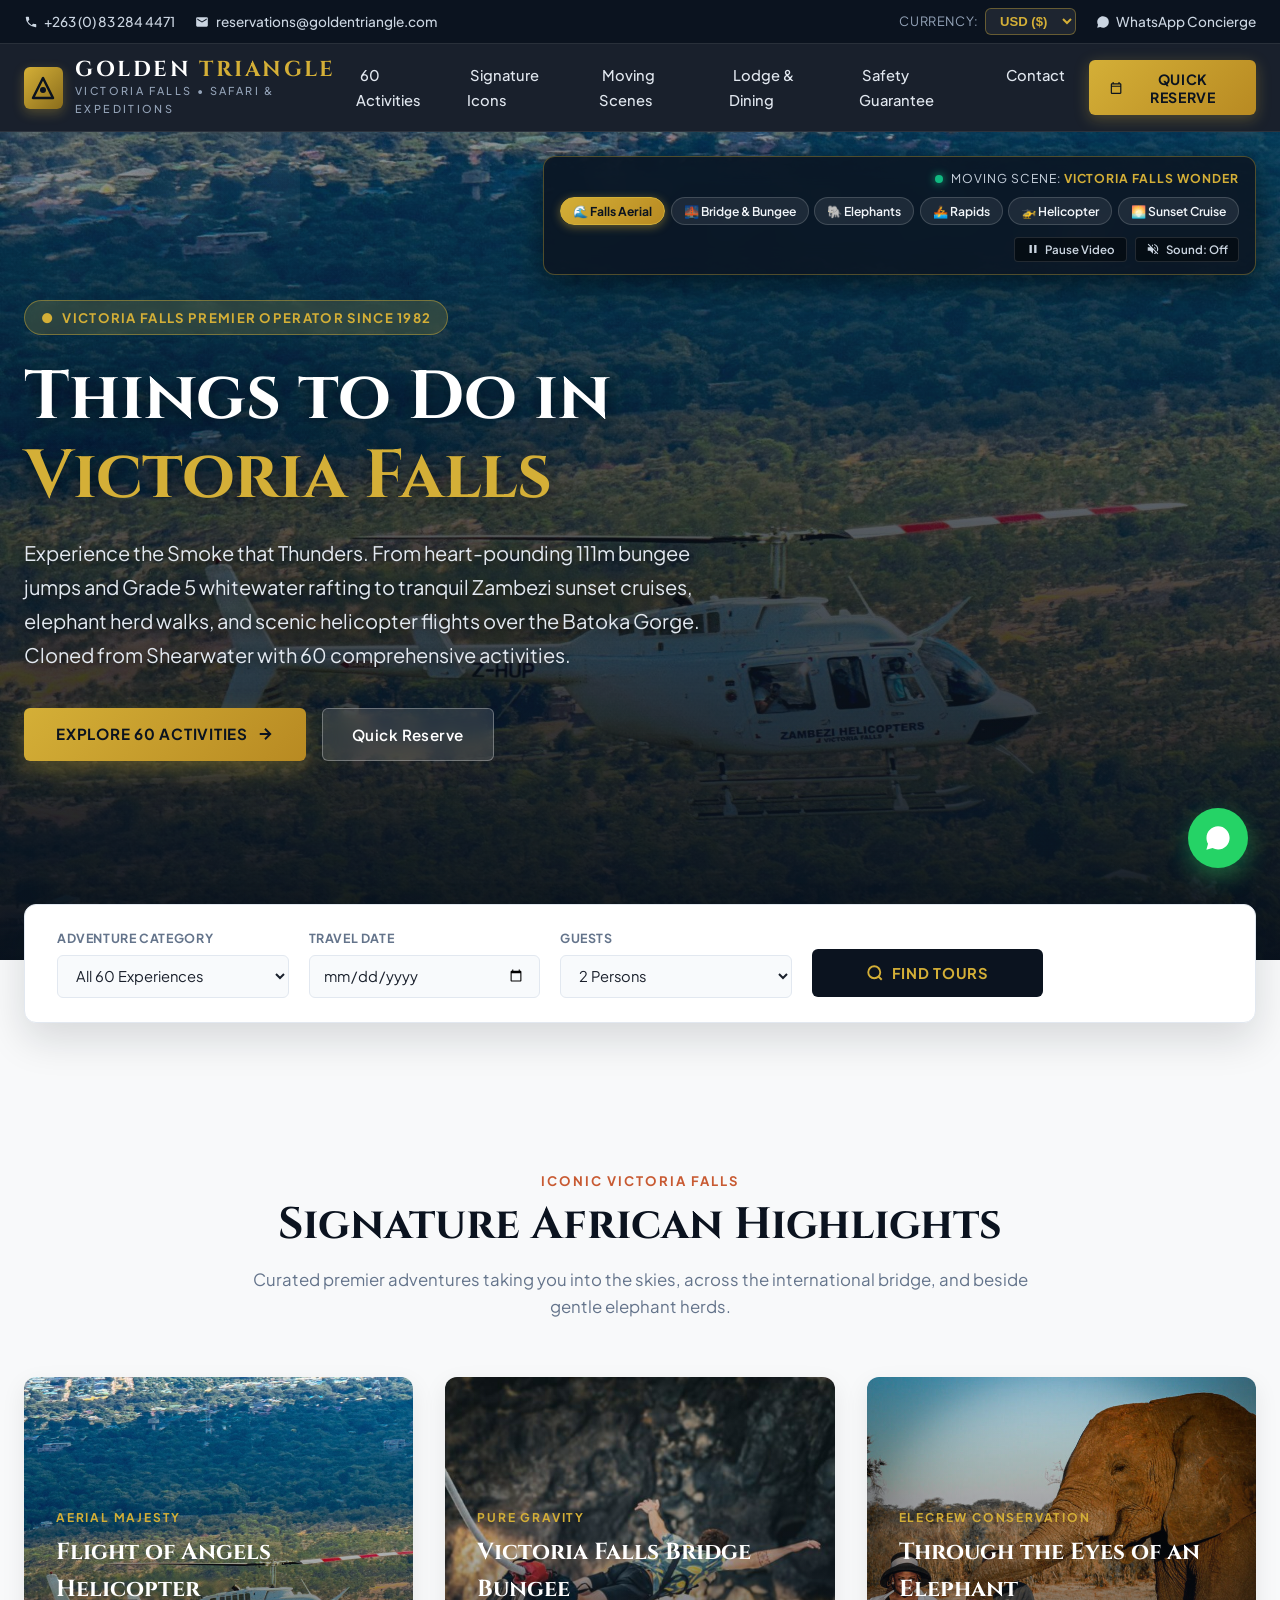
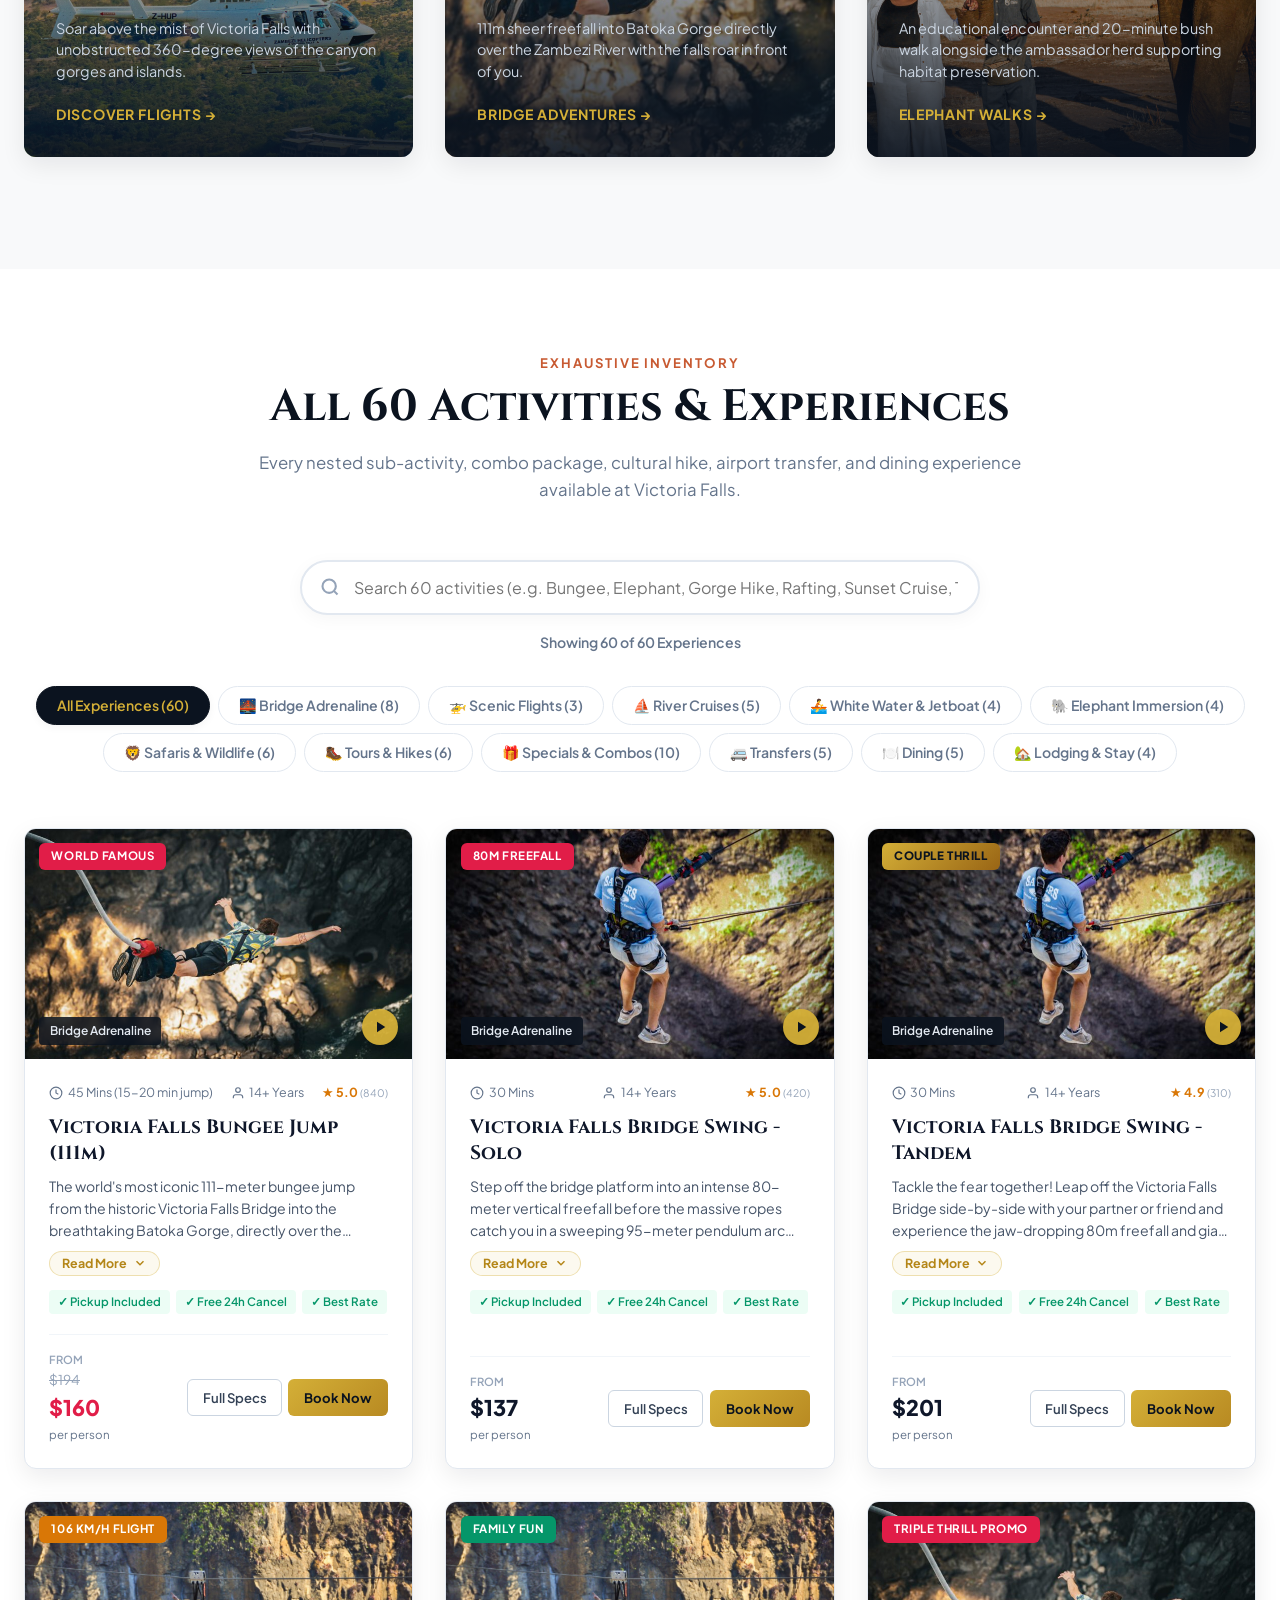
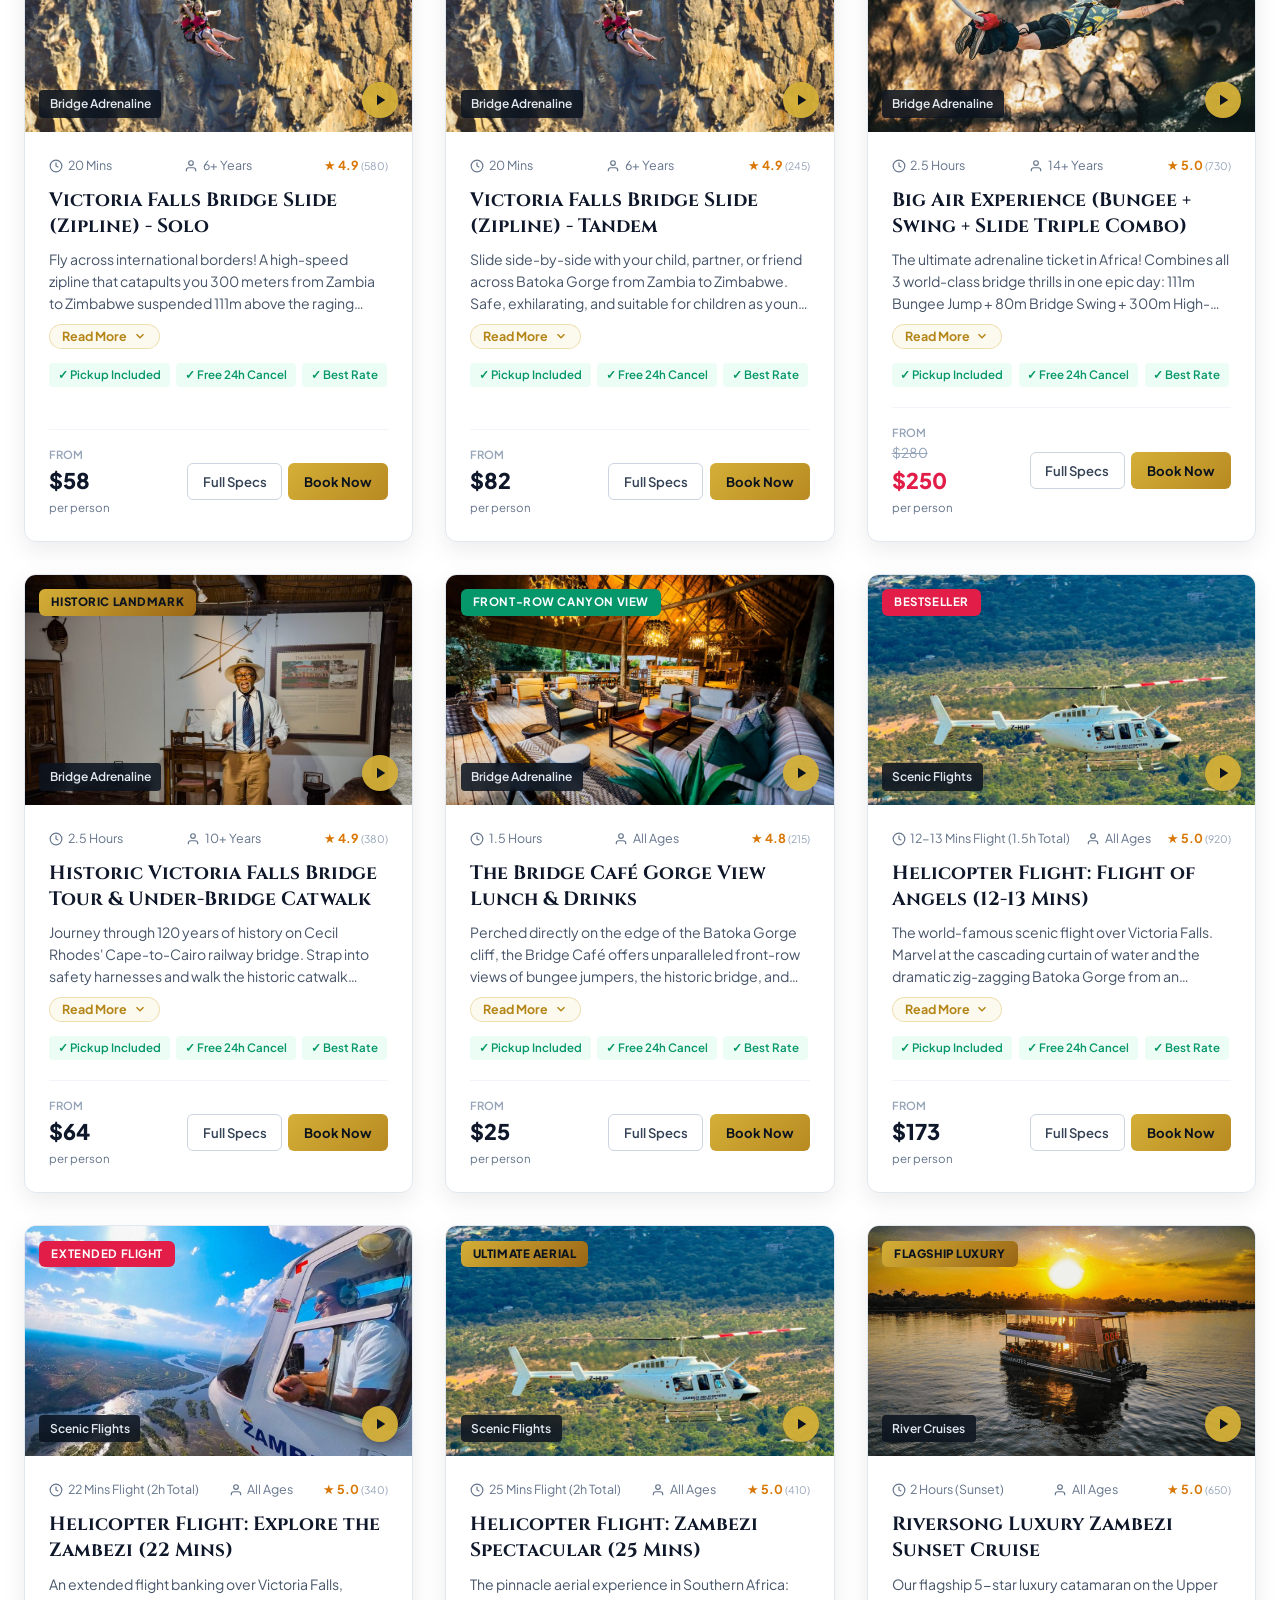
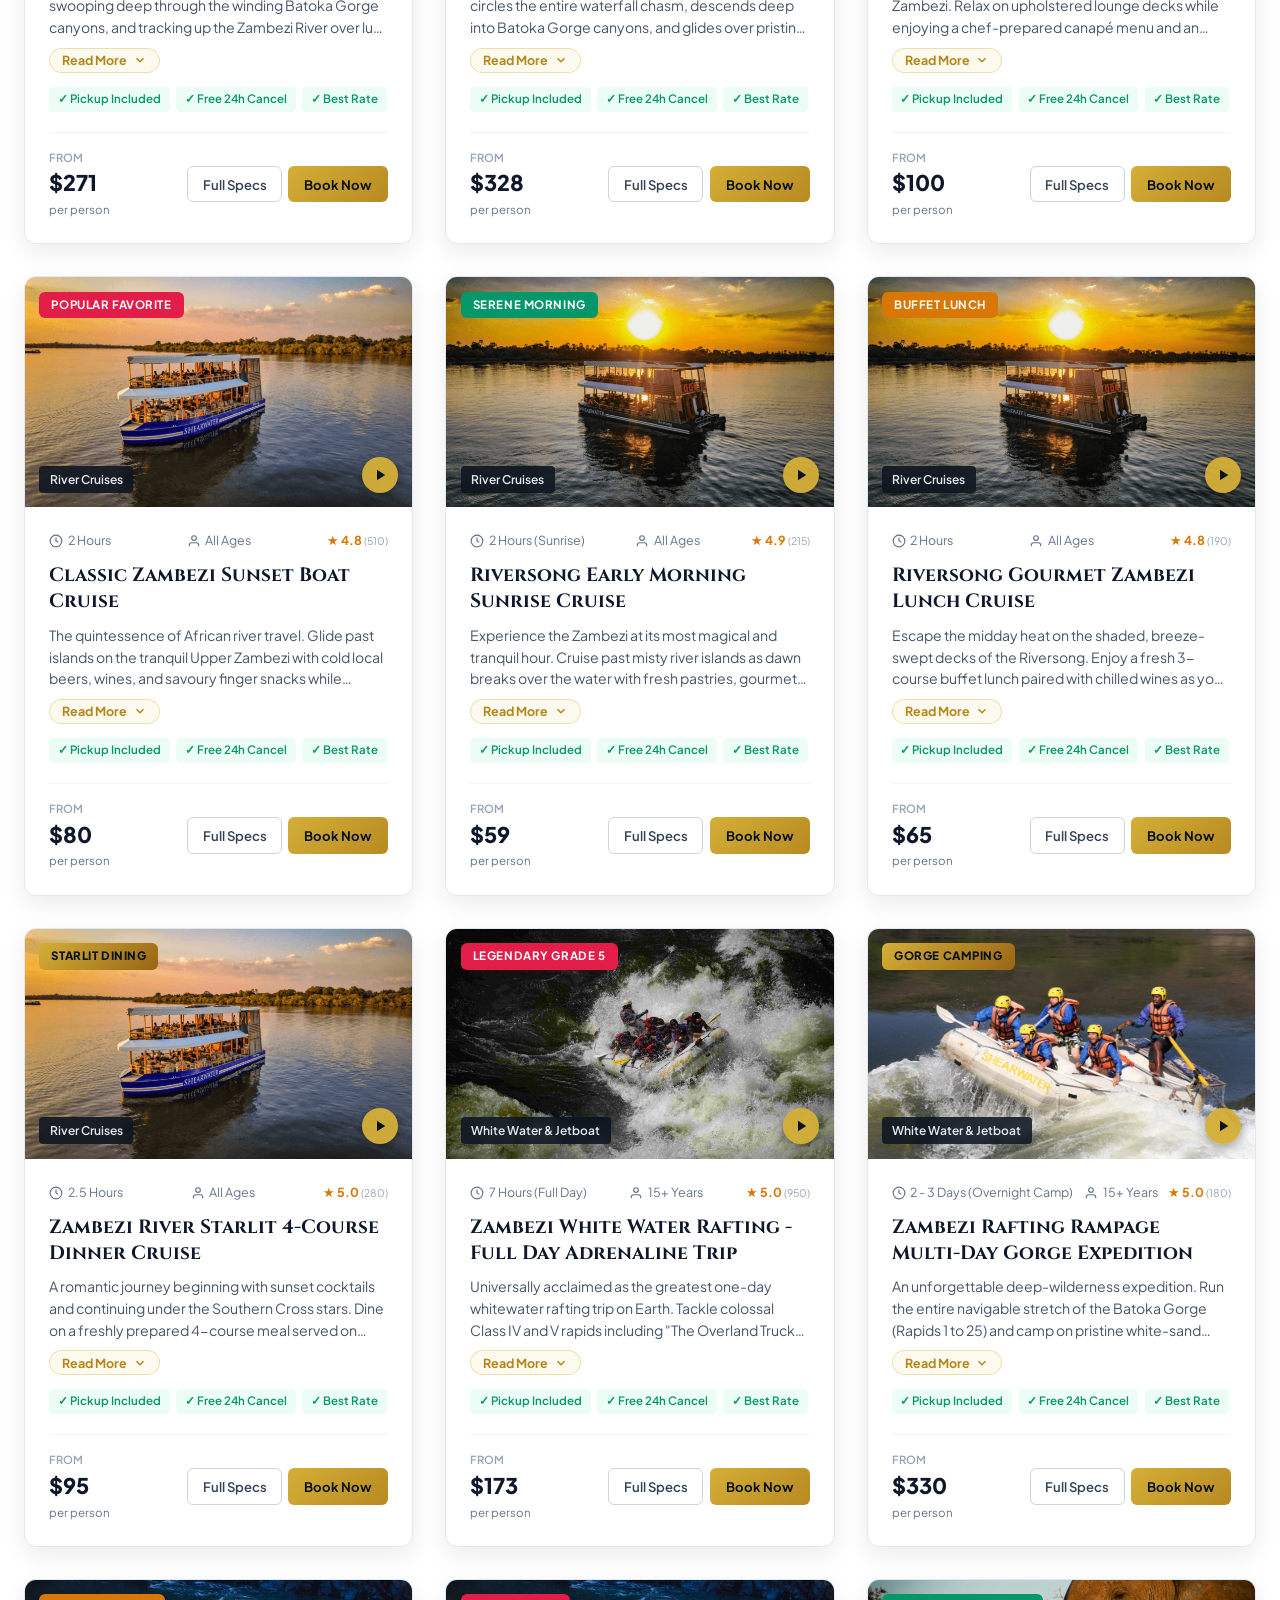
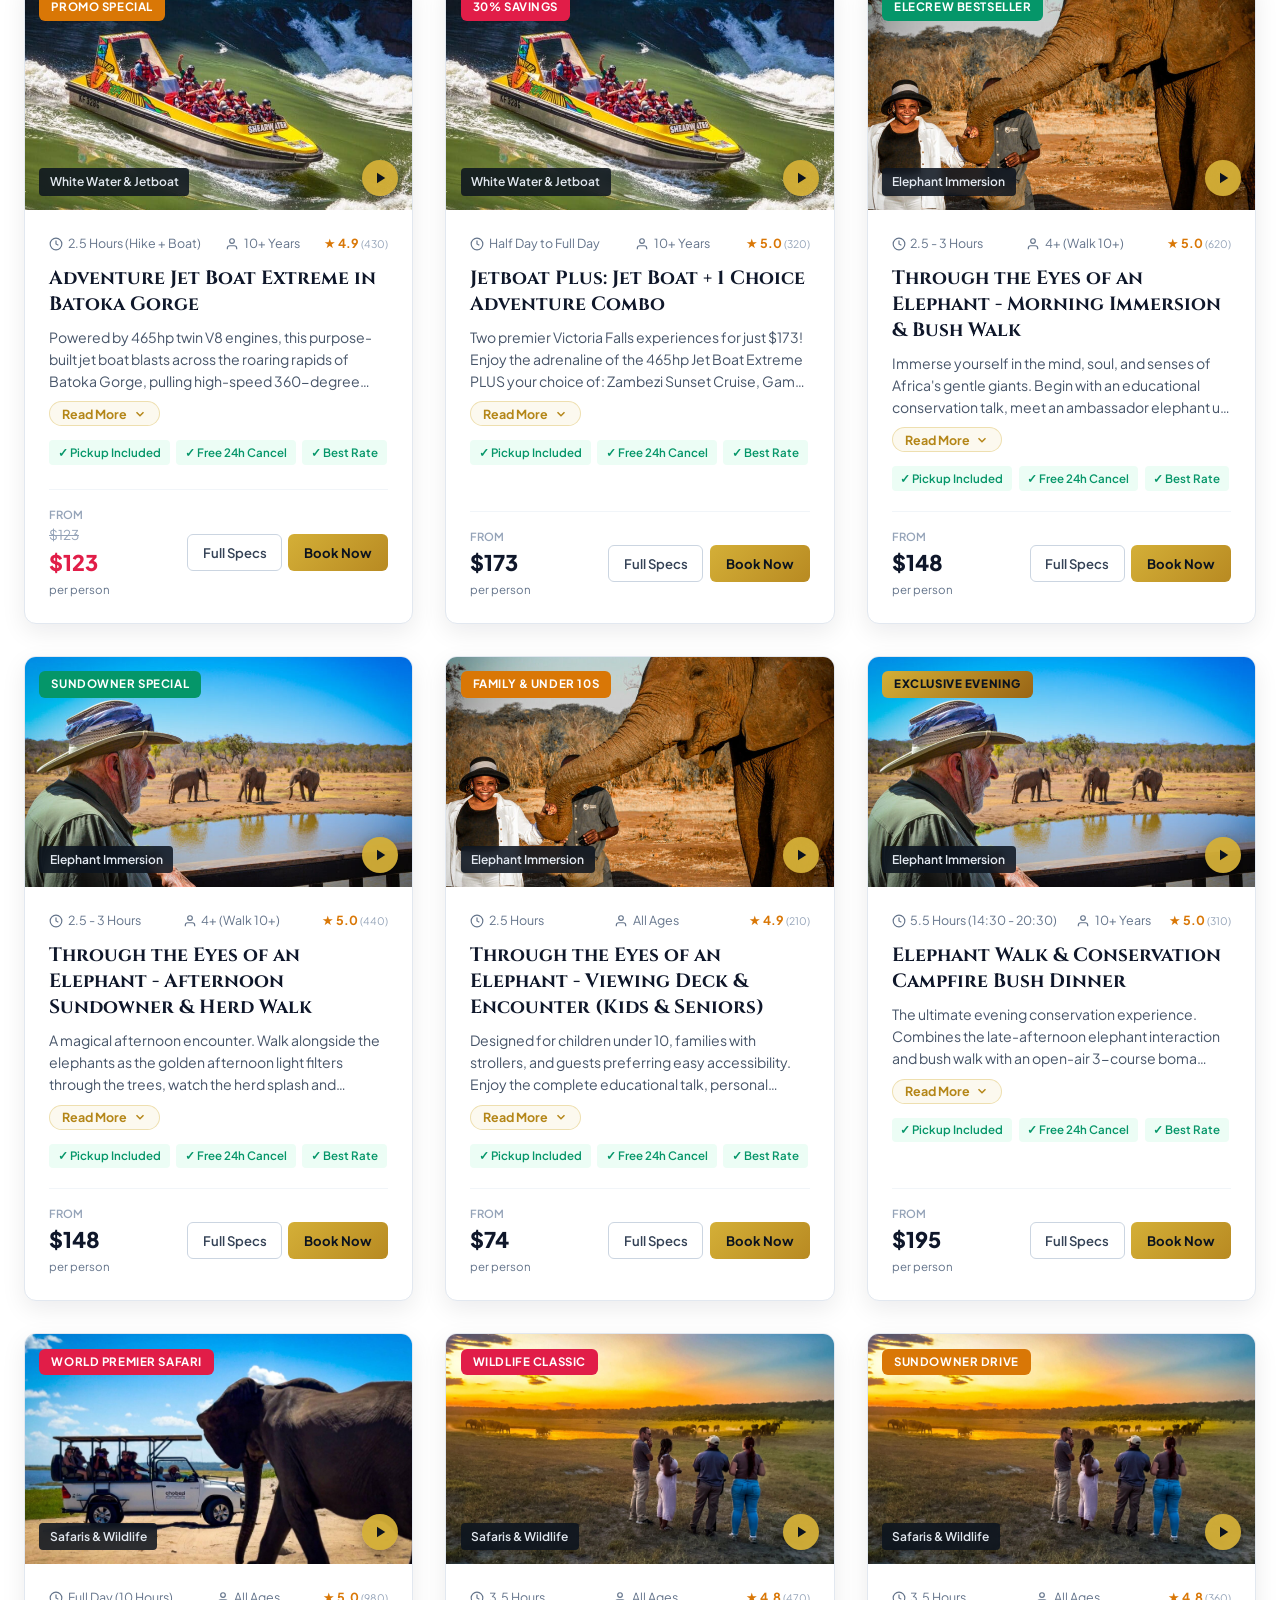
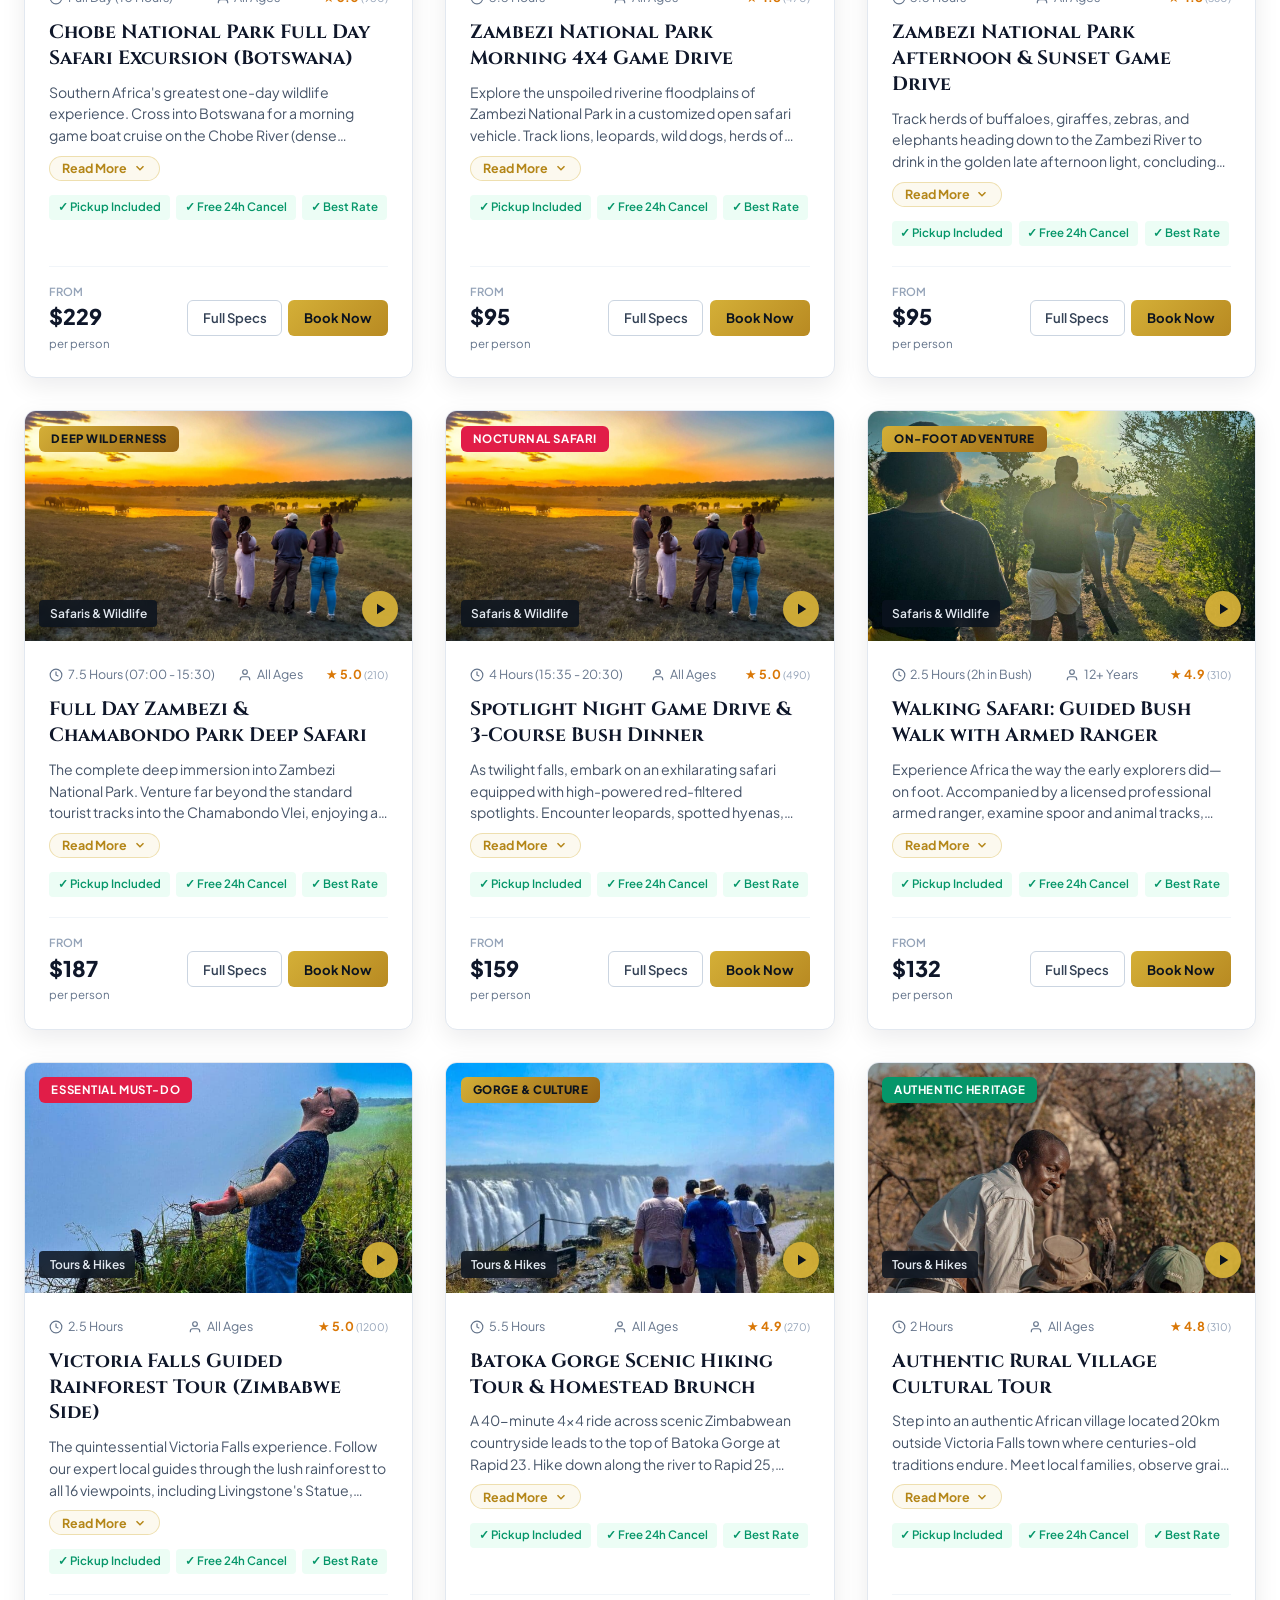
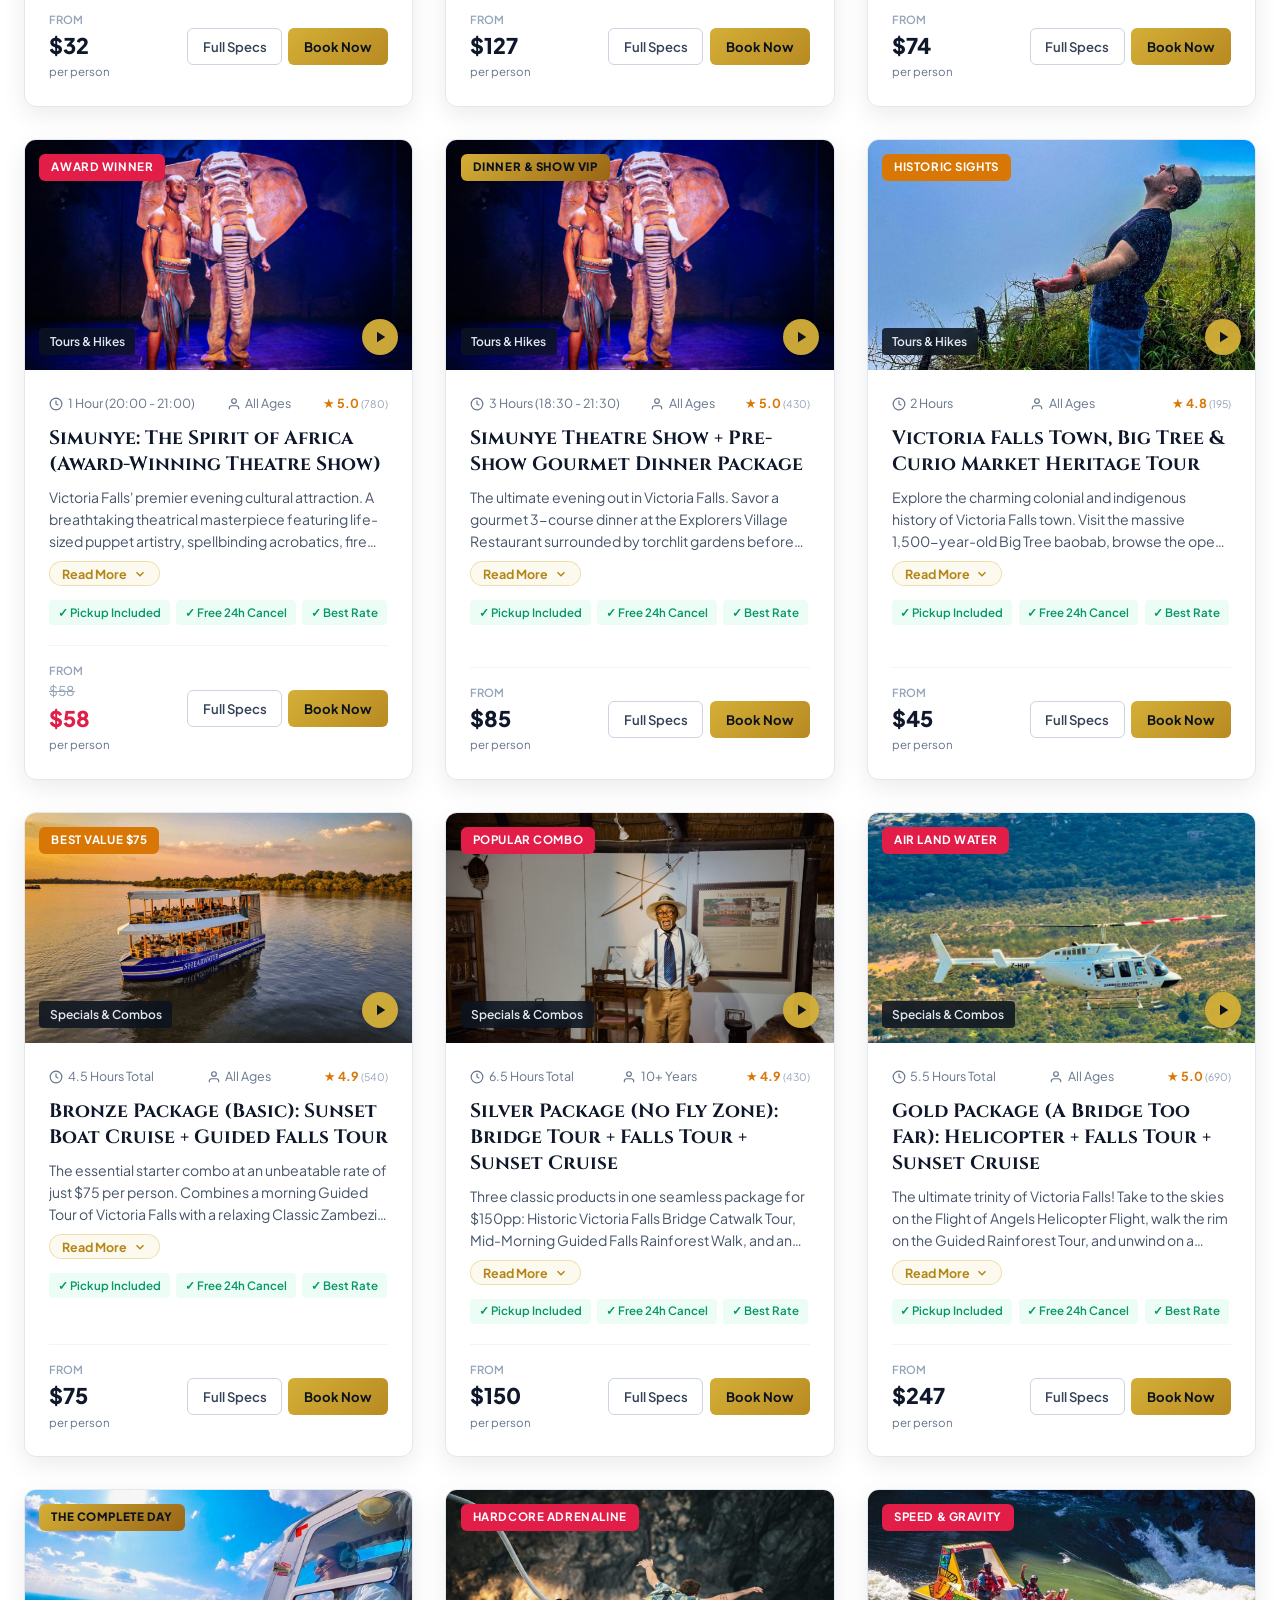
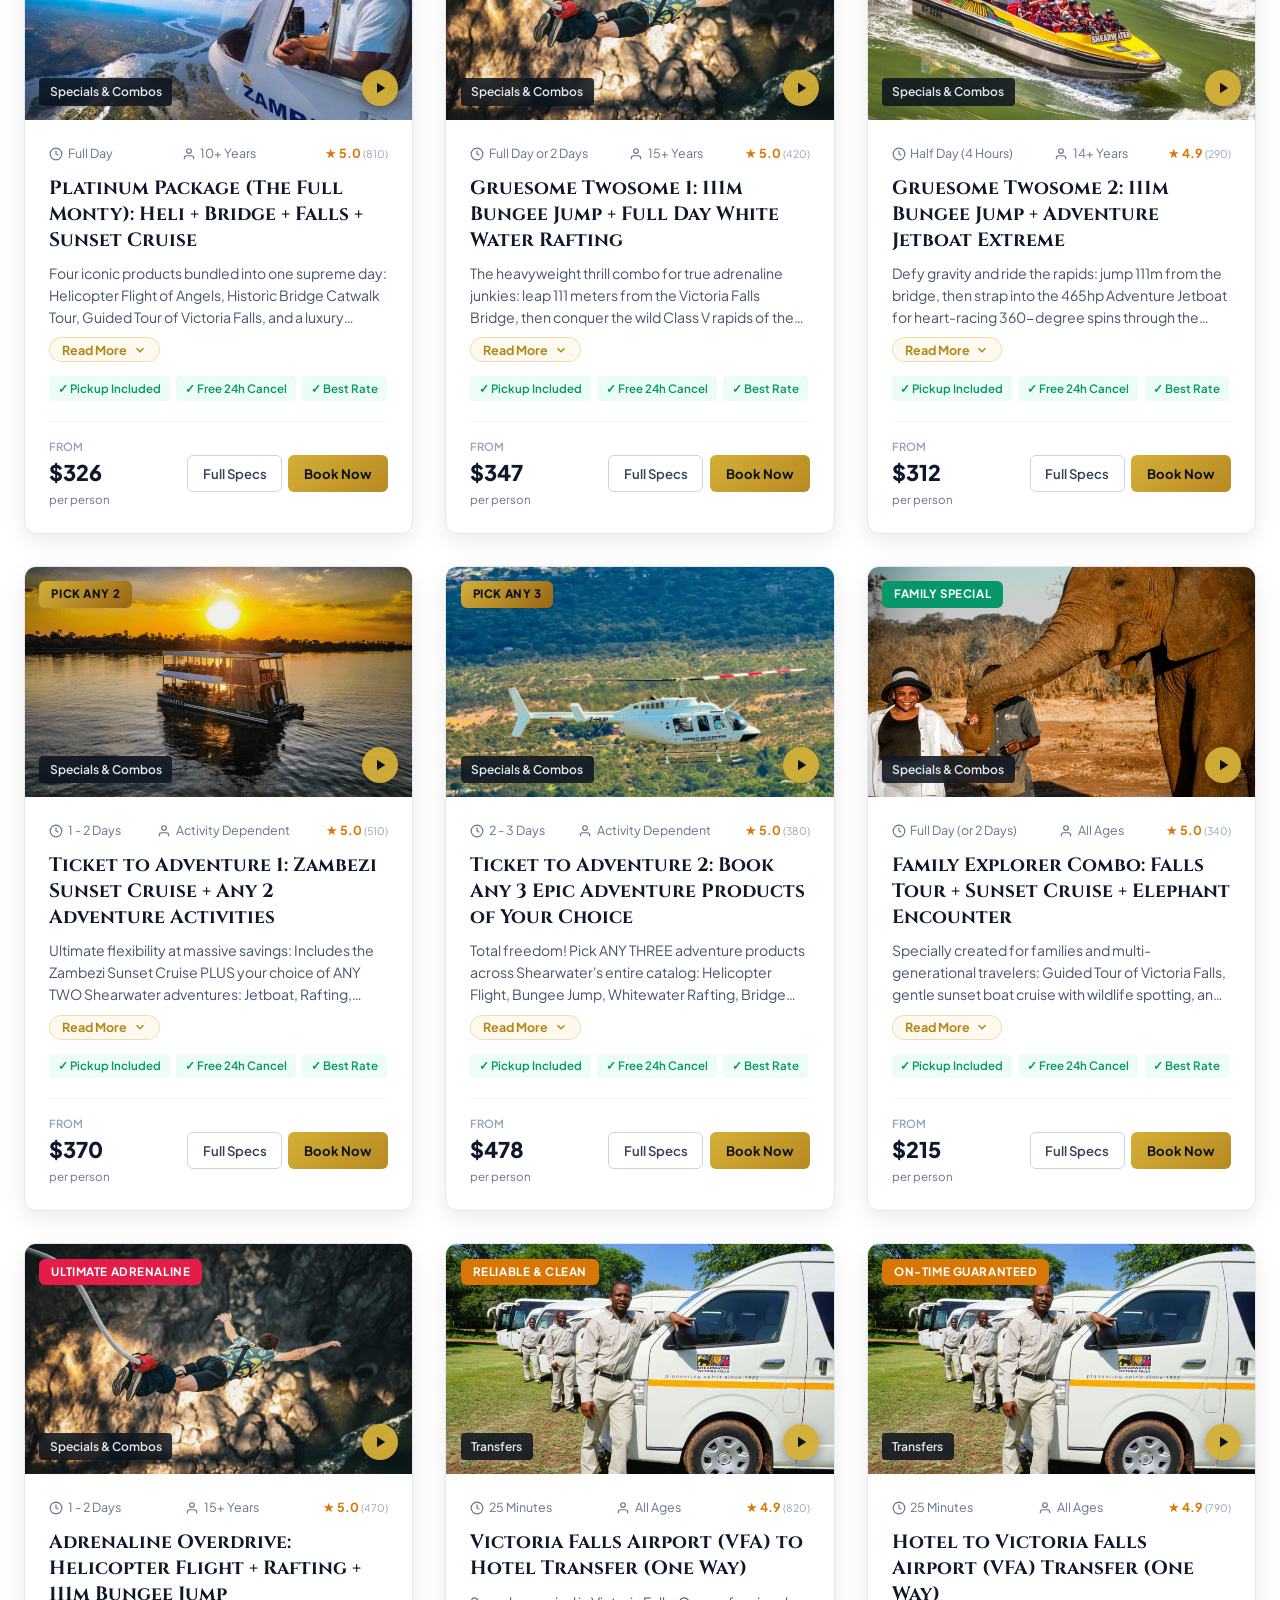
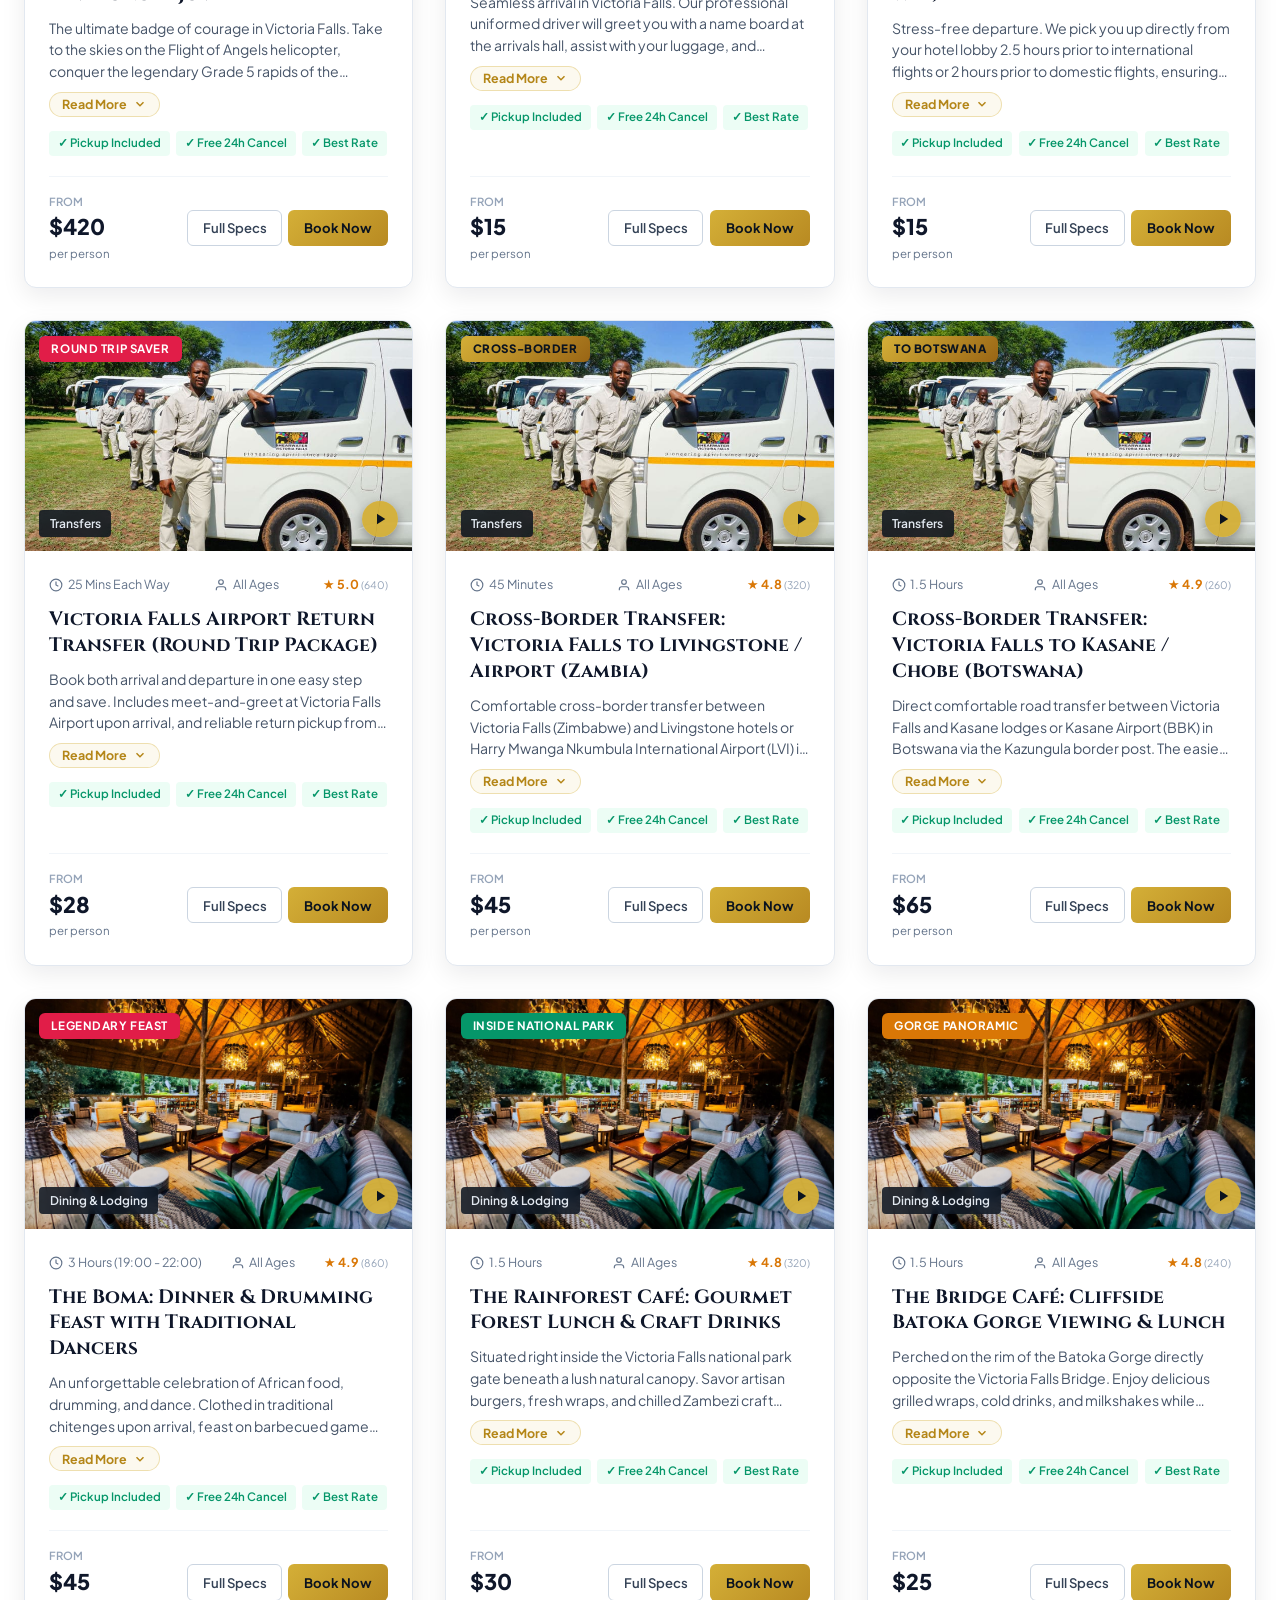
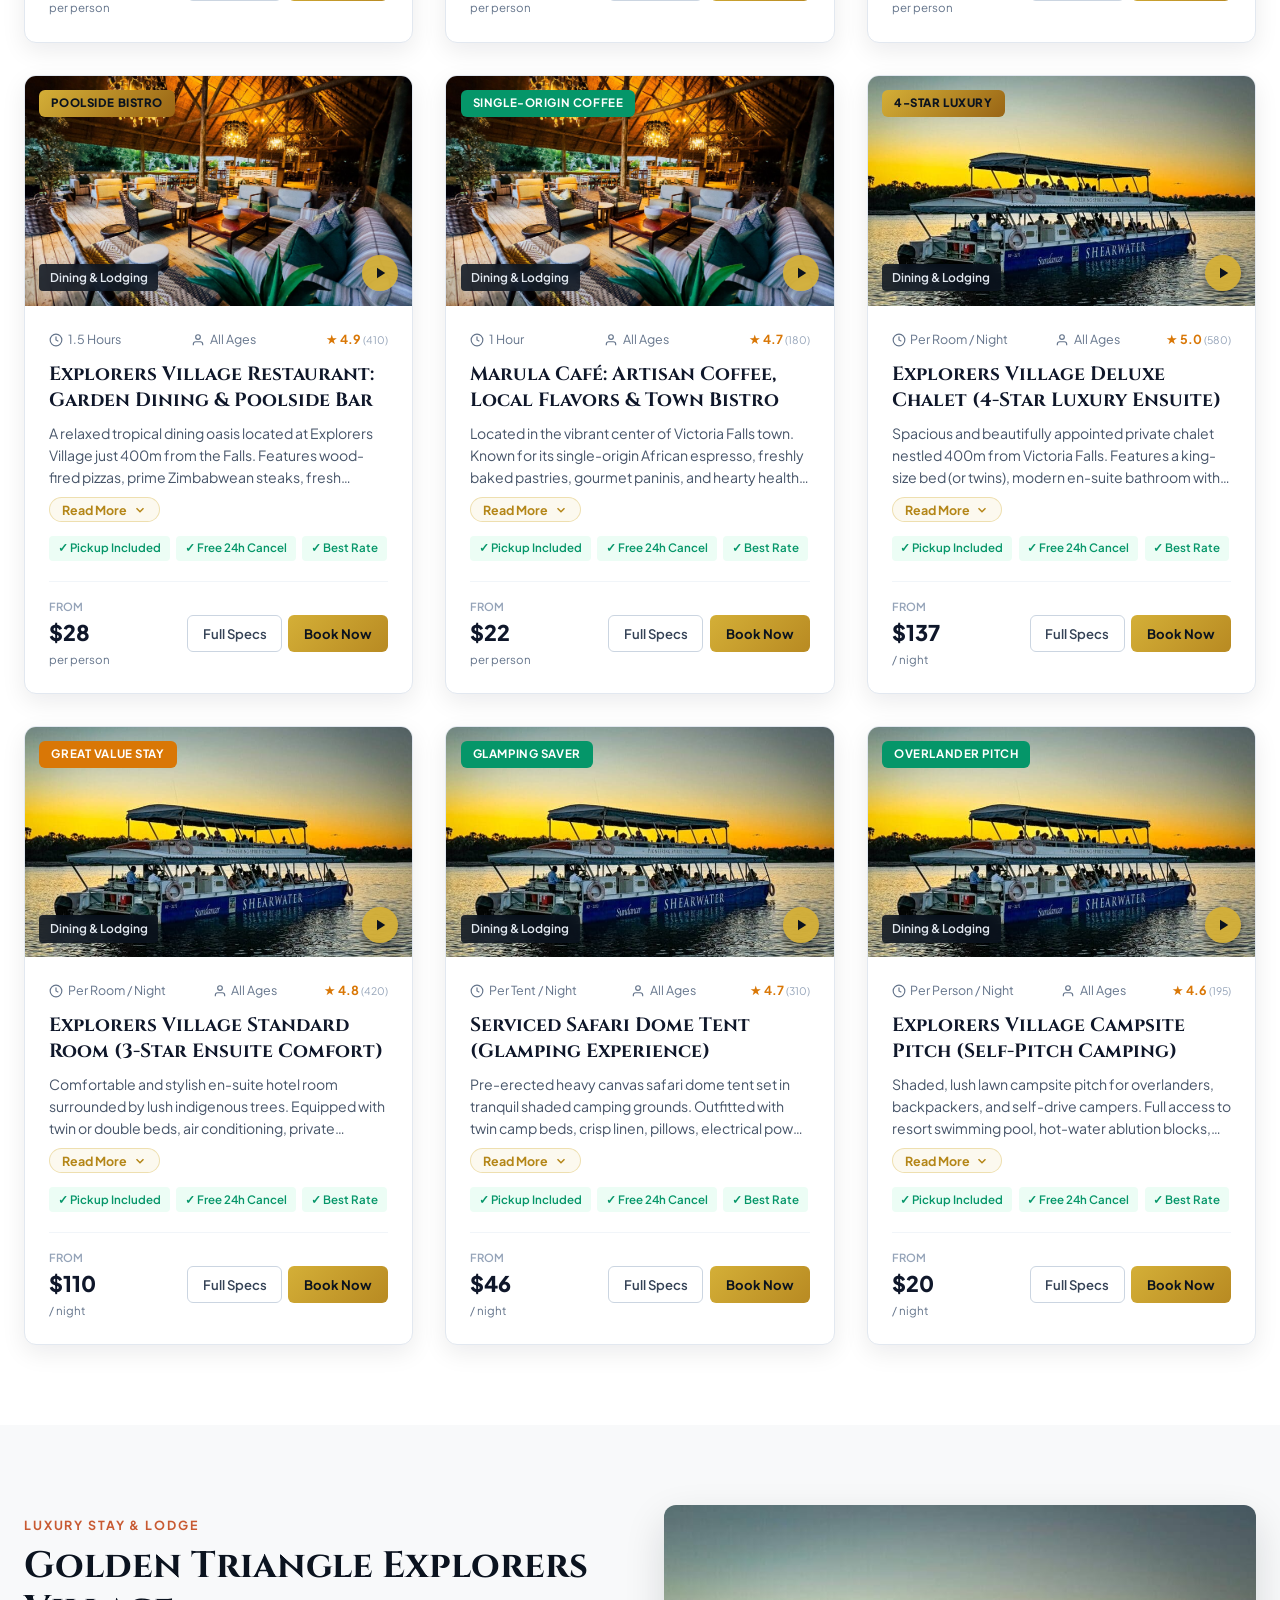
<file: index.html>
<!DOCTYPE html>
<html lang="en">
<head>
  <meta charset="UTF-8">
  <meta name="viewport" content="width=device-width, initial-scale=1.0">
  <title>Things to Do in Victoria Falls | Golden Triangle Victoria Falls</title>
  <meta name="description" content="Discover the best things to do in Victoria Falls with Golden Triangle. 60 premier activities: Helicopter Flights, Bungee Jump, Zambezi Sunset Cruises, White Water Rafting, Elephant Walks, and Chobe Day Trips.">
  <meta name="keywords" content="Victoria Falls, Golden Triangle, Shearwater Victoria Falls, Bungee Jump, Helicopter Flight of Angels, Zambezi River Cruise, Elephant Walk, White Water Rafting, Chobe Day Trip, Zimbabwe, Zambia">
  <meta property="og:title" content="Things to Do in Victoria Falls | Golden Triangle">
  <meta property="og:description" content="Moving pictures, roaring falls, epic adrenaline, and luxury safaris. The complete 60-activity guide to Victoria Falls.">
  <meta property="og:type" content="website">
  <meta property="og:image" content="assets/images/hero-victoria-falls.jpg">
  <link rel="stylesheet" href="styles.css">
  <link rel="icon" href="data:image/svg+xml,<svg xmlns=%22http://www.w3.org/2000/svg%22 viewBox=%220 0 100 100%22><text y=%22.9em%22 font-size=%2290%22>🌊</text></svg>">
</head>
<body>

  <!-- Top Notification & Contact Bar -->
  <aside class="top-bar" aria-label="Quick contact and preferences">
    <div class="container">
      <div class="top-bar-left">
        <a href="tel:+263832844471" class="top-link" id="top-phone">
          <svg viewBox="0 0 24 24"><path d="M6.62 10.79a15.05 15.05 0 006.59 6.59l2.2-2.2a1 1 0 011.02-.24c1.12.37 2.33.57 3.57.57a1 1 0 011 1V20a1 1 0 01-1 1A17 17 0 013 4a1 1 0 011-1h3.5a1 1 0 011 1c0 1.25.2 2.45.57 3.57a1 1 0 01-.25 1.02l-2.2 2.2z"/></svg>
          +263 (0) 83 284 4471
        </a>
        <a href="mailto:reservations@goldentriangle.com" class="top-link" id="top-email">
          <svg viewBox="0 0 24 24"><path d="M20 4H4a2 2 0 00-2 2v12a2 2 0 002 2h16a2 2 0 002-2V6a2 2 0 00-2-2zm0 4l-8 5-8-5V6l8 5 8-5v2z"/></svg>
          reservations@goldentriangle.com
        </a>
      </div>
      <div class="top-bar-right">
        <div class="currency-selector-wrap">
          <label for="currency-select" class="currency-label">Currency:</label>
          <select id="currency-select" class="currency-select" aria-label="Select Currency">
            <option value="USD">USD ($)</option>
            <option value="EUR">EUR (€)</option>
            <option value="GBP">GBP (£)</option>
            <option value="ZAR">ZAR (R)</option>
          </select>
        </div>
        <a href="https://wa.me/263773461716" target="_blank" rel="noopener noreferrer" class="top-link" id="top-whatsapp">
          <svg viewBox="0 0 24 24"><path d="M12.04 2C6.58 2 2.13 6.45 2.13 11.91c0 1.75.46 3.45 1.32 4.95L2.05 22l5.25-1.38c1.45.79 3.08 1.21 4.74 1.21 5.46 0 9.91-4.45 9.91-9.91 0-2.65-1.03-5.14-2.9-7.01A9.82 9.82 0 0012.04 2z"/></svg>
          WhatsApp Concierge
        </a>
      </div>
    </div>
  </aside>

  <!-- Sticky Main Header & Navigation -->
  <header class="site-header" id="site-header">
    <div class="container nav-container">
      <a href="#hero" class="logo-brand" id="brand-logo" aria-label="Golden Triangle Home">
        <div class="logo-icon">
          <svg viewBox="0 0 24 24">
            <polygon points="12 2 2 22 22 22" fill="none" stroke="#0B131F" stroke-width="2.5" stroke-linejoin="round"/>
            <circle cx="12" cy="14" r="3" fill="#0B131F"/>
          </svg>
        </div>
        <div class="brand-text">
          <div class="brand-title">GOLDEN <span>TRIANGLE</span></div>
          <div class="brand-subtitle">Victoria Falls • Safari &amp; Expeditions</div>
        </div>
      </a>

      <nav aria-label="Main Navigation">
        <ul class="nav-menu" id="nav-menu">
          <li class="nav-item"><a href="#activities" class="nav-link">60 Activities</a></li>
          <li class="nav-item"><a href="#experiences" class="nav-link">Signature Icons</a></li>
          <li class="nav-item"><a href="#atmosphere" class="nav-link">Moving Scenes</a></li>
          <li class="nav-item"><a href="#village" class="nav-link">Lodge &amp; Dining</a></li>
          <li class="nav-item"><a href="#guarantees" class="nav-link">Safety Guarantee</a></li>
          <li class="nav-item"><a href="#contact" class="nav-link">Contact</a></li>
          <li class="nav-item">
            <button class="btn-book-nav" id="btn-header-book" aria-haspopup="dialog">
              <svg width="16" height="16" viewBox="0 0 24 24" fill="currentColor"><path d="M19 4h-1V2h-2v2H8V2H6v2H5c-1.11 0-1.99.9-1.99 2L3 20a2 2 0 002 2h14c1.1 0 2-.9 2-2V6c0-1.1-.9-2-2-2zm0 16H5V10h14v10zm0-12H5V6h14v2z"/></svg>
              Quick Reserve
            </button>
          </li>
        </ul>
      </nav>

      <button class="mobile-toggle" id="mobile-toggle" aria-label="Toggle navigation menu" aria-expanded="false">
        &#9776;
      </button>
    </div>
  </header>

  <!-- Hero Section with Moving Pictures & Looping Video Atmosphere -->
  <main id="main-content">
    <section class="hero-section" id="hero" aria-labelledby="hero-heading">
      
      <!-- Moving Background Layer 1: Ambient Seamless Looping Video Background -->
      <div class="hero-video-bg">
        <iframe id="hero-yt-player" 
          src="https://www.youtube.com/embed/WMVeqCJ74EQ?autoplay=1&mute=1&loop=1&playlist=WMVeqCJ74EQ&controls=0&showinfo=0&rel=0&iv_load_policy=3&disablekb=1&modestbranding=1&enablejsapi=1" 
          title="Victoria Falls Ambient Background Video" 
          allow="autoplay; encrypted-media" 
          frameborder="0">
        </iframe>
      </div>

      <!-- Moving Background Layer 2: Ken Burns Animated Cinematic Moving Picture Slideshow -->
      <div class="hero-slideshow" aria-hidden="true">
        <div class="hero-slide active" style="background-image: url('assets/images/heli-flight.jpg');"></div>
        <div class="hero-slide" style="background-image: url('assets/images/sunset-cruise.jpg');"></div>
        <div class="hero-slide" style="background-image: url('assets/images/elephant-walk.jpg');"></div>
        <div class="hero-slide" style="background-image: url('assets/images/bungee-jump.jpg');"></div>
      </div>

      <!-- Moving Background Layer 3: Mosi-oa-Tunya Particle Mist Canvas -->
      <canvas id="mist-canvas" class="hero-mist-canvas"></canvas>

      <!-- Luxury Contrast Gradient Overlay -->
      <div class="hero-gradient-overlay"></div>

      <!-- Floating Interactive Atmosphere Scene Switcher (Moving Background Controller) -->
      <div class="hero-atmosphere-bar" id="atmosphere">
        <div class="atmosphere-meta">
          <span class="atmosphere-status-dot"></span>
          <span class="atmosphere-label">Moving Scene: <strong id="hero-scene-badge">Victoria Falls Wonder</strong></span>
        </div>
        <div class="atmosphere-switcher" role="group" aria-label="Switch background atmosphere video">
          <button class="atmosphere-btn active" data-scene="falls" aria-pressed="true">🌊 Falls Aerial</button>
          <button class="atmosphere-btn" data-scene="bridge" aria-pressed="false">🌉 Bridge &amp; Bungee</button>
          <button class="atmosphere-btn" data-scene="elephants" aria-pressed="false">🐘 Elephants</button>
          <button class="atmosphere-btn" data-scene="rapids" aria-pressed="false">🚣 Rapids</button>
          <button class="atmosphere-btn" data-scene="helicopter" aria-pressed="false">🚁 Helicopter</button>
          <button class="atmosphere-btn" data-scene="cruise" aria-pressed="false">🌅 Sunset Cruise</button>
        </div>
        <div class="hero-ambient-controls">
          <button id="btn-toggle-video" class="btn-ctrl" aria-label="Toggle background video">
            <svg viewBox="0 0 24 24" width="14" height="14" fill="currentColor"><path d="M6 19h4V5H6v14zm8-14v14h4V5h-4z"/></svg> Pause Video
          </button>
          <button id="btn-toggle-mute" class="btn-ctrl" aria-label="Toggle ambient sound">
            <svg viewBox="0 0 24 24" width="14" height="14" fill="currentColor"><path d="M16.5 12c0-1.77-1.02-3.29-2.5-4.03v2.21l2.45 2.45c.03-.2.05-.41.05-.63zm2.5 0c0 .94-.2 1.82-.54 2.64l1.51 1.51C20.63 14.91 21 13.5 21 12c0-4.28-2.99-7.86-7-8.77v2.06c2.89.86 5 3.54 5 6.71zM4.27 3L3 4.27l4.73 4.73H3v6h4l5 5v-6.73l4.25 4.25c-.67.52-1.42.93-2.25 1.18v2.06c1.38-.31 2.63-.95 3.69-1.81L19.73 21 21 19.73l-9-9L4.27 3zM12 4L9.91 6.09 12 8.18V4z"/></svg> Sound: Off
          </button>
        </div>
      </div>

      <div class="container hero-container">
        <div class="hero-content">
          <div class="hero-badge">
            <span class="badge-dot">●</span> Victoria Falls Premier Operator Since 1982
          </div>
          <h1 class="hero-title" id="hero-heading">
            Things to Do in <span>Victoria Falls</span>
          </h1>
          <p class="hero-description">
            Experience the Smoke that Thunders. From heart-pounding 111m bungee jumps and Grade 5 whitewater rafting to tranquil Zambezi sunset cruises, elephant herd walks, and scenic helicopter flights over the Batoka Gorge. Cloned from Shearwater with 60 comprehensive activities.
          </p>
          <div class="hero-actions">
            <a href="#activities" class="btn-primary" id="btn-hero-explore">
              Explore 60 Activities
              <svg width="18" height="18" viewBox="0 0 24 24" fill="none" stroke="currentColor" stroke-width="2.5"><path d="M5 12h14M12 5l7 7-7 7"/></svg>
            </a>
            <button class="btn-secondary" id="btn-hero-book" aria-haspopup="dialog">
              Quick Reserve
            </button>
          </div>
        </div>
      </div>
    </section>

    <!-- Quick Search & Booking Bar -->
    <section class="search-bar-wrapper" aria-label="Adventure search bar">
      <div class="container">
        <div class="search-bar-card" id="search-card">
          <div class="search-field">
            <label for="search-experience">Adventure Category</label>
            <select id="search-experience">
              <option value="all">All 60 Experiences</option>
              <option value="bridge">Bridge Adrenaline &amp; Bungee</option>
              <option value="flights">Scenic Helicopter Flights</option>
              <option value="cruises">Zambezi River Cruises</option>
              <option value="water">White Water Rafting &amp; Jetboat</option>
              <option value="elephants">Elephant Immersion (EleCREW)</option>
              <option value="safari">Safaris &amp; Chobe Day Trips</option>
              <option value="tours">Guided Tours &amp; Scenic Hikes</option>
              <option value="specials">Discounted Combos &amp; Specials</option>
              <option value="transfers">Airport &amp; Border Transfers</option>
              <option value="dining">Restaurants &amp; Dining</option>
              <option value="stay">Explorers Village Lodging</option>
            </select>
          </div>
          <div class="search-field">
            <label for="search-date">Travel Date</label>
            <input type="date" id="search-date">
          </div>
          <div class="search-field">
            <label for="search-guests">Guests</label>
            <select id="search-guests">
              <option value="1">1 Person</option>
              <option value="2" selected>2 Persons</option>
              <option value="4">4 Persons (Family)</option>
              <option value="6">6+ Group</option>
            </select>
          </div>
          <button class="btn-search-action" id="btn-filter-action">
            <svg width="18" height="18" viewBox="0 0 24 24" fill="none" stroke="currentColor" stroke-width="2.5"><circle cx="11" cy="11" r="8"/><line x1="21" y1="21" x2="16.65" y2="16.65"/></svg>
            Find Tours
          </button>
        </div>
      </div>
    </section>

    <!-- Signature Experiences Banners -->
    <section class="section" id="experiences" aria-labelledby="experiences-heading">
      <div class="container">
        <div class="section-header">
          <span class="section-tag">Iconic Victoria Falls</span>
          <h2 class="section-title" id="experiences-heading">Signature African Highlights</h2>
          <p class="section-subtitle">
            Curated premier adventures taking you into the skies, across the international bridge, and beside gentle elephant herds.
          </p>
        </div>

        <div class="features-banner-grid">
          <!-- Card 1: Helicopter Flights -->
          <article class="feature-banner-card" id="feature-card-helicopter">
            <img src="assets/images/heli-flight.jpg" alt="Helicopter flight over Victoria Falls" class="feature-banner-img" loading="lazy">
            <div class="feature-banner-overlay">
              <span class="feature-banner-tag">Aerial Majesty</span>
              <h3 class="feature-banner-title">Flight of Angels Helicopter</h3>
              <p class="feature-banner-desc">Soar above the mist of Victoria Falls with unobstructed 360-degree views of the canyon gorges and islands.</p>
              <a href="#activities" class="btn-card-link" data-filter="flights">
                Discover Flights &rarr;
              </a>
            </div>
          </article>

          <!-- Card 2: Bridge Adrenaline -->
          <article class="feature-banner-card" id="feature-card-bridge">
            <img src="assets/images/bungee-jump.jpg" alt="111m Victoria Falls Bridge Bungee Jump" class="feature-banner-img" loading="lazy">
            <div class="feature-banner-overlay">
              <span class="feature-banner-tag">Pure Gravity</span>
              <h3 class="feature-banner-title">Victoria Falls Bridge Bungee</h3>
              <p class="feature-banner-desc">111m sheer freefall into Batoka Gorge directly over the Zambezi River with the falls roar in front of you.</p>
              <a href="#activities" class="btn-card-link" data-filter="bridge">
                Bridge Adventures &rarr;
              </a>
            </div>
          </article>

          <!-- Card 3: Elephant Encounters -->
          <article class="feature-banner-card" id="feature-card-elephant">
            <img src="assets/images/elephant-walk.jpg" alt="Through the Eyes of an Elephant Walk" class="feature-banner-img" loading="lazy">
            <div class="feature-banner-overlay">
              <span class="feature-banner-tag">EleCREW Conservation</span>
              <h3 class="feature-banner-title">Through the Eyes of an Elephant</h3>
              <p class="feature-banner-desc">An educational encounter and 20-minute bush walk alongside the ambassador herd supporting habitat preservation.</p>
              <a href="#activities" class="btn-card-link" data-filter="elephants">
                Elephant Walks &rarr;
              </a>
            </div>
          </article>
        </div>
      </div>
    </section>

    <!-- Complete 60-Activity Catalog & Filter Section -->
    <section class="section" id="activities" aria-labelledby="catalog-heading" style="background-color: #FFFFFF;">
      <div class="container">
        <div class="section-header">
          <span class="section-tag">Exhaustive Inventory</span>
          <h2 class="section-title" id="catalog-heading">All 60 Activities &amp; Experiences</h2>
          <p class="section-subtitle">
            Every nested sub-activity, combo package, cultural hike, airport transfer, and dining experience available at Victoria Falls.
          </p>
        </div>

        <!-- Live Activity Search & Results Counter -->
        <div class="search-filter-controls">
          <div class="live-search-input-wrap">
            <svg class="search-icon" viewBox="0 0 24 24" fill="none" stroke="currentColor" stroke-width="2.5"><circle cx="11" cy="11" r="8"/><line x1="21" y1="21" x2="16.65" y2="16.65"/></svg>
            <input type="text" id="search-activity-keywords" placeholder="Search 60 activities (e.g. Bungee, Elephant, Gorge Hike, Rafting, Sunset Cruise, Transfers, Simunye...)" aria-label="Search activities by keyword">
          </div>
          <div class="catalog-status-bar">
            <span class="results-count" id="catalog-results-count">Showing 60 of 60 Experiences</span>
          </div>
        </div>

        <!-- 11 Comprehensive Category Filter Tabs -->
        <div class="filter-tabs-wrapper" role="tablist" aria-label="Activity Categories">
          <button class="filter-tab active" role="tab" aria-selected="true" data-filter="all">All Experiences (60)</button>
          <button class="filter-tab" role="tab" aria-selected="false" data-filter="bridge">🌉 Bridge Adrenaline (8)</button>
          <button class="filter-tab" role="tab" aria-selected="false" data-filter="flights">🚁 Scenic Flights (3)</button>
          <button class="filter-tab" role="tab" aria-selected="false" data-filter="cruises">⛵ River Cruises (5)</button>
          <button class="filter-tab" role="tab" aria-selected="false" data-filter="water">🚣 White Water &amp; Jetboat (4)</button>
          <button class="filter-tab" role="tab" aria-selected="false" data-filter="elephants">🐘 Elephant Immersion (4)</button>
          <button class="filter-tab" role="tab" aria-selected="false" data-filter="safari">🦁 Safaris &amp; Wildlife (6)</button>
          <button class="filter-tab" role="tab" aria-selected="false" data-filter="tours">🥾 Tours &amp; Hikes (6)</button>
          <button class="filter-tab" role="tab" aria-selected="false" data-filter="specials">🎁 Specials &amp; Combos (10)</button>
          <button class="filter-tab" role="tab" aria-selected="false" data-filter="transfers">🚐 Transfers (5)</button>
          <button class="filter-tab" role="tab" aria-selected="false" data-filter="dining">🍽️ Dining (5)</button>
          <button class="filter-tab" role="tab" aria-selected="false" data-filter="stay">🏡 Lodging &amp; Stay (4)</button>
        </div>

        <!-- 60-Activity Grid -->
        <div class="activities-grid" id="activities-container">
          <!-- Rendered dynamically by app.js with high-res photography and real-time converted rates -->
        </div>
      </div>
    </section>

    <!-- Explorers Village & Stay -->
    <section class="section" id="village" aria-labelledby="village-heading">
      <div class="container">
        <div class="village-showcase">
          <div class="village-content">
            <span class="village-badge">Luxury Stay &amp; Lodge</span>
            <h2 class="village-title" id="village-heading">Golden Triangle Explorers Village</h2>
            <p class="village-desc">
              Situated just 400 metres from Victoria Falls rainforest, Explorers Village boasts 54 deluxe chalets (4-star), 42 standard rooms, serviced dome camping, an infinity swimming pool, and the vibrant Boma restaurant serving authentic African cuisine under the stars.
            </p>
            <div class="village-amenities">
              <div class="amenity-item"><span class="amenity-icon">✓</span> 400m to Victoria Falls Rainforest</div>
              <div class="amenity-item"><span class="amenity-icon">✓</span> Swimming Pool &amp; Poolside Bar</div>
              <div class="amenity-item"><span class="amenity-icon">✓</span> African Boma Drumming Feast</div>
              <div class="amenity-item"><span class="amenity-icon">✓</span> 24/7 Adventure Desk &amp; Shuttles</div>
              <div class="amenity-item"><span class="amenity-icon">✓</span> Free High-Speed Fibre Wi-Fi</div>
              <div class="amenity-item"><span class="amenity-icon">✓</span> Air-conditioned En-suite Chalets</div>
            </div>
            <button class="btn-primary" id="btn-book-chalet" data-activity="Explorers Village Deluxe Chalet">
              Book Stay From $137/night
            </button>
          </div>
          <div class="village-img-card">
            <img src="assets/images/explorers-chalet.jpg" alt="Golden Triangle Explorers Village luxury chalets" loading="lazy">
          </div>
        </div>
      </div>
    </section>

    <!-- Guarantees & Credentials -->
    <section class="section" id="guarantees" aria-labelledby="guarantees-heading" style="background-color: #FFFFFF;">
      <div class="container">
        <div class="section-header">
          <span class="section-tag">Book With Total Peace of Mind</span>
          <h2 class="section-title" id="guarantees-heading">The Golden Triangle Standard</h2>
          <p class="section-subtitle">
            Safety, reliability, and unparalleled African hospitality backed by 40+ years of operational excellence.
          </p>
        </div>

        <div class="guarantees-grid">
          <div class="guarantee-card">
            <div class="guarantee-icon">🛡️</div>
            <h3>Price Match Guarantee</h3>
            <p>Direct operator rates guaranteed. Find a lower verified quote for the same Shearwater adventure and we will match it instantly.</p>
          </div>
          <div class="guarantee-card">
            <div class="guarantee-icon">⏰</div>
            <h3>Free 24h Cancellation</h3>
            <p>Flexible travel. Cancel up to 24 hours prior to your scheduled activity for a 100% full refund with no hidden penalties.</p>
          </div>
          <div class="guarantee-card">
            <div class="guarantee-icon">🏅</div>
            <h3>Certified Expert Guides</h3>
            <p>Every commercial helicopter pilot, river guide, jump master, and safari ranger is fully licensed and first-aid certified.</p>
          </div>
          <div class="guarantee-card">
            <div class="guarantee-icon">🚐</div>
            <h3>Complimentary Pickups</h3>
            <p>All activities include seamless door-to-door return transfers from any lodge or hotel in Victoria Falls town.</p>
          </div>
        </div>
      </div>
    </section>

    <!-- Contact & Concierge -->
    <section class="section" id="contact" aria-labelledby="contact-heading">
      <div class="container">
        <div class="contact-box">
          <div class="contact-text">
            <span class="section-tag" style="color: var(--color-gold);">24/7 Safari Desk</span>
            <h2 class="contact-title" id="contact-heading">Need Personalized Trip Planning?</h2>
            <p class="contact-desc">
              Whether you are organizing a honeymoon, family expedition, or corporate retreat, our Victoria Falls travel specialists are ready to craft your bespoke itinerary.
            </p>
            <div class="contact-channels">
              <a href="tel:+263832844471" class="contact-channel-item">
                <span class="channel-icon">📞</span>
                <div>
                  <strong>Phone / Operations</strong>
                  <span>+263 (0) 83 284 4471</span>
                </div>
              </a>
              <a href="mailto:reservations@goldentriangle.com" class="contact-channel-item">
                <span class="channel-icon">✉️</span>
                <div>
                  <strong>Reservations Email</strong>
                  <span>reservations@goldentriangle.com</span>
                </div>
              </a>
              <a href="https://wa.me/263773461716" target="_blank" rel="noopener noreferrer" class="contact-channel-item">
                <span class="channel-icon">💬</span>
                <div>
                  <strong>WhatsApp Concierge</strong>
                  <span>+263 77 346 1716 (24/7)</span>
                </div>
              </a>
            </div>
          </div>
        </div>
      </div>
    </section>
  </main>

  <!-- Comprehensive Footer with Cloned Page Directory -->
  <footer class="site-footer">
    <div class="container footer-grid">
      <div class="footer-col brand-col">
        <div class="brand-title">GOLDEN <span>TRIANGLE</span></div>
        <p class="footer-about">
          Victoria Falls premier adventure operator. Cloned from Shearwater Victoria Falls with comprehensive coverage of 60 activities, scenic flights, bridge adrenaline, wildlife safaris, and luxury lodging.
        </p>
        <div class="footer-socials">
          <a href="https://wa.me/263773461716" aria-label="WhatsApp" target="_blank" rel="noopener">WhatsApp</a>
          <a href="https://www.shearwatervictoriafalls.com" aria-label="Original Shearwater Source" target="_blank" rel="noopener">Source Site</a>
        </div>
      </div>

      <div class="footer-col">
        <h4>Adrenaline &amp; Water</h4>
        <ul class="footer-links">
          <li><a href="#activities" class="btn-card-link" data-filter="bridge">111m Bungee Jump</a></li>
          <li><a href="#activities" class="btn-card-link" data-filter="bridge">Bridge Swing &amp; Slide</a></li>
          <li><a href="#activities" class="btn-card-link" data-filter="bridge">Big Air Triple Combo</a></li>
          <li><a href="#activities" class="btn-card-link" data-filter="water">White Water Rafting</a></li>
          <li><a href="#activities" class="btn-card-link" data-filter="water">Adventure Jet Boat Extreme</a></li>
          <li><a href="#activities" class="btn-card-link" data-filter="bridge">Historic Bridge Tour</a></li>
        </ul>
      </div>

      <div class="footer-col">
        <h4>Flights &amp; Safaris</h4>
        <ul class="footer-links">
          <li><a href="#activities" class="btn-card-link" data-filter="flights">Flight of Angels Helicopter</a></li>
          <li><a href="#activities" class="btn-card-link" data-filter="flights">Zambezi Spectacular (25m)</a></li>
          <li><a href="#activities" class="btn-card-link" data-filter="cruises">Riversong Luxury Sunset</a></li>
          <li><a href="#activities" class="btn-card-link" data-filter="elephants">Through the Eyes of an Elephant</a></li>
          <li><a href="#activities" class="btn-card-link" data-filter="safari">Chobe Day Trip (Botswana)</a></li>
          <li><a href="#activities" class="btn-card-link" data-filter="safari">Night Drive &amp; Bush Dinner</a></li>
        </ul>
      </div>

      <div class="footer-col">
        <h4>Tours &amp; Packages</h4>
        <ul class="footer-links">
          <li><a href="#activities" class="btn-card-link" data-filter="tours">Guided Rainforest Tour</a></li>
          <li><a href="#activities" class="btn-card-link" data-filter="tours">Batoka Gorge Scenic Hike</a></li>
          <li><a href="#activities" class="btn-card-link" data-filter="tours">Rural Village Cultural Tour</a></li>
          <li><a href="#activities" class="btn-card-link" data-filter="tours">Simunye Theatre Show</a></li>
          <li><a href="#activities" class="btn-card-link" data-filter="specials">The Full Monty Package</a></li>
          <li><a href="#activities" class="btn-card-link" data-filter="transfers">Airport Shuttles &amp; Transfers</a></li>
        </ul>
      </div>
    </div>

    <div class="footer-bottom">
      <div class="container footer-bottom-inner">
        <div>&copy; 2026 Golden Triangle Adventures. Cloned from Shearwater Victoria Falls. All rights reserved.</div>
        <div class="footer-policy-links">
          <a href="#guarantees">Safety Standards</a> • 
          <a href="#guarantees">Terms &amp; Conditions</a> • 
          <a href="#guarantees">Privacy Policy</a>
        </div>
      </div>
    </div>
  </footer>

  <!-- =========================================================================
       MODALS: DETAILS, VIDEO PREVIEW, BOOKING DRAWER, CONFIRMATION
       ========================================================================= -->

  <!-- 1. Rich Activity Details Modal -->
  <dialog id="details-dialog" class="app-modal">
    <div class="modal-card">
      <button class="modal-close" id="details-close-btn" aria-label="Close details modal">&times;</button>
      
      <div class="modal-media-header">
        <img id="modal-act-img" src="assets/images/heli-flight.jpg" alt="Activity Details">
        <div class="modal-media-overlay">
          <span class="modal-pill" id="modal-act-category">Scenic Flights</span>
          <h2 class="modal-act-title" id="modal-act-title">Activity Title</h2>
          <div class="modal-price-tag" id="modal-act-price">From $173 per person</div>
        </div>
      </div>

      <div class="modal-body">
        <div class="modal-quick-stats">
          <div class="stat-box">
            <span class="stat-label">Duration</span>
            <span class="stat-val" id="modal-act-duration">2 Hours</span>
          </div>
          <div class="stat-box">
            <span class="stat-label">Min Age</span>
            <span class="stat-val" id="modal-act-age">All Ages</span>
          </div>
          <div class="stat-box">
            <span class="stat-label">Pickup</span>
            <span class="stat-val">Included Free</span>
          </div>
          <div class="stat-box">
            <span class="stat-label">Cancellation</span>
            <span class="stat-val">24h Free</span>
          </div>
        </div>

        <p class="modal-desc" id="modal-act-desc">Description text...</p>

        <h3 class="modal-section-title">Quick Facts &amp; Specifications</h3>
        <div class="facts-grid" id="modal-act-facts"></div>

        <div class="two-col-lists">
          <div>
            <h3 class="modal-section-title">What's Included</h3>
            <ul class="inclusions-list" id="modal-act-inclusions"></ul>
          </div>
          <div>
            <h3 class="modal-section-title">Not Included</h3>
            <ul class="exclusions-list" id="modal-act-exclusions"></ul>
          </div>
        </div>

        <h3 class="modal-section-title">What to Bring</h3>
        <ul class="bring-list" id="modal-act-bring"></ul>

        <h3 class="modal-section-title">Daily Departure Slots</h3>
        <div class="departures-wrap" id="modal-act-departures"></div>
      </div>

      <div class="modal-footer">
        <button class="btn-secondary" id="modal-act-video-btn">
          <svg viewBox="0 0 24 24" width="16" height="16" fill="currentColor"><path d="M8 5v14l11-7z"/></svg>
          Watch Video
        </button>
        <button class="btn-primary" id="modal-act-book-btn">
          Book This Experience
        </button>
      </div>
    </div>
  </dialog>

  <!-- 2. Theater Video Preview Modal -->
  <dialog id="video-dialog" class="app-modal video-modal-wrap">
    <div class="video-modal-card">
      <div class="video-modal-header">
        <h3 id="video-modal-title">Adventure Video Preview</h3>
        <button class="modal-close" id="video-close-btn" aria-label="Close video">&times;</button>
      </div>
      <div class="video-iframe-container">
        <iframe id="modal-yt-player" src="" title="Adventure Video Preview" allow="autoplay; encrypted-media" frameborder="0"></iframe>
      </div>
    </div>
  </dialog>

  <!-- 3. Interactive Booking Drawer / Modal -->
  <dialog id="booking-dialog" class="app-modal">
    <div class="modal-card booking-drawer-card">
      <button class="modal-close" id="booking-close-btn" aria-label="Close booking">&times;</button>
      
      <div class="booking-header">
        <img id="drawer-act-img" src="assets/images/heli-flight.jpg" alt="Booking preview" class="booking-header-img">
        <div>
          <span class="booking-badge">Direct Instant Reservation</span>
          <h2 id="drawer-act-title" class="booking-title">Activity Title</h2>
          <div class="booking-price-header" id="drawer-act-price">$173 per person</div>
        </div>
      </div>

      <form id="booking-form" class="booking-form-body">
        <div class="form-grid">
          <div class="form-group">
            <label for="book-date">Travel Date *</label>
            <input type="date" id="book-date" required>
          </div>
          <div class="form-group">
            <label for="book-slot">Preferred Departure *</label>
            <select id="book-slot">
              <option value="morning">Morning (08:00 - 10:30)</option>
              <option value="midday">Midday (11:00 - 13:30)</option>
              <option value="afternoon" selected>Afternoon / Sunset (14:30 - 16:30)</option>
            </select>
          </div>
          <div class="form-group">
            <label for="book-adults">Adults (12+) *</label>
            <select id="book-adults">
              <option value="1">1 Adult</option>
              <option value="2" selected>2 Adults</option>
              <option value="3">3 Adults</option>
              <option value="4">4 Adults</option>
              <option value="5">5 Adults</option>
              <option value="6">6+ Group</option>
            </select>
          </div>
          <div class="form-group">
            <label for="book-children">Children (Under 12)</label>
            <select id="book-children">
              <option value="0" selected>0 Children</option>
              <option value="1">1 Child</option>
              <option value="2">2 Children</option>
              <option value="3">3 Children</option>
            </select>
          </div>
        </div>

        <div class="addons-section">
          <h4 class="addons-title">Optional Value Add-ons</h4>
          <label class="addon-checkbox">
            <input type="checkbox" id="addon-photos">
            <span>HD Photo &amp; Video Package (USB drive with full footage) <strong>+$40</strong></span>
          </label>
          <label class="addon-checkbox">
            <input type="checkbox" id="addon-parkfee">
            <span>Pre-pay National Parks &amp; Conservation Fees <strong>+$15 / person</strong></span>
          </label>
          <label class="addon-checkbox">
            <input type="checkbox" id="addon-transfer">
            <span>Private VIP Vehicle Upgrade (Direct dedicated transport) <strong>+$25</strong></span>
          </label>
        </div>

        <div class="lead-guest-section">
          <h4 class="addons-title">Lead Traveler Information</h4>
          <div class="form-grid">
            <div class="form-group">
              <label for="book-name">Full Name *</label>
              <input type="text" id="book-name" placeholder="e.g. David Livingstone" required>
            </div>
            <div class="form-group">
              <label for="book-email">Email Address *</label>
              <input type="email" id="book-email" placeholder="e.g. explorer@safari.com" required>
            </div>
            <div class="form-group">
              <label for="book-phone">WhatsApp / Phone *</label>
              <input type="tel" id="book-phone" placeholder="e.g. +263 77 123 4567" required>
            </div>
            <div class="form-group">
              <label for="book-hotel">Hotel for Free Pickup *</label>
              <input type="text" id="book-hotel" placeholder="e.g. Victoria Falls Hotel / Explorers Village" required>
            </div>
          </div>
        </div>

        <!-- Live Quote Breakdown & Total -->
        <div class="quote-summary-card">
          <div class="quote-summary-row">
            <span>Estimated Quote:</span>
            <span class="quote-total" id="quote-total-amount">$346</span>
          </div>
          <div class="quote-breakdown-sub" id="quote-breakdown-text">2 Adults @ $173 (USD)</div>
        </div>

        <button type="submit" class="btn-primary btn-submit-booking">
          Confirm Reservation &amp; Connect Concierge
        </button>
      </form>
    </div>
  </dialog>

  <!-- 4. Confirmation Dialog -->
  <dialog id="confirm-dialog" class="app-modal">
    <div class="modal-card confirm-modal-card">
      <div id="confirm-details-content"></div>
      <div class="confirm-actions">
        <a id="btn-confirm-whatsapp" href="#" target="_blank" rel="noopener noreferrer" class="btn-primary btn-whatsapp-confirm">
          <svg viewBox="0 0 24 24" width="18" height="18" fill="currentColor"><path d="M12.04 2C6.58 2 2.13 6.45 2.13 11.91c0 1.75.46 3.45 1.32 4.95L2.05 22l5.25-1.38c1.45.79 3.08 1.21 4.74 1.21 5.46 0 9.91-4.45 9.91-9.91 0-2.65-1.03-5.14-2.9-7.01A9.82 9.82 0 0012.04 2z"/></svg>
          Chat with Concierge on WhatsApp
        </a>
        <button id="confirm-close-btn" class="btn-secondary">Close</button>
      </div>
    </div>
  </dialog>

  <!-- Floating WhatsApp Concierge Widget -->
  <aside class="floating-whatsapp" aria-label="Direct WhatsApp Contact">
    <a href="https://wa.me/263773461716?text=Hi%20Golden%20Triangle,%20I%20would%20like%20to%20inquire%20about%20Victoria%20Falls%20activities" 
       target="_blank" 
       rel="noopener noreferrer" 
       class="btn-whatsapp-float" 
       id="btn-whatsapp-bubble">
      <svg viewBox="0 0 24 24" width="28" height="28" fill="#FFFFFF"><path d="M12.04 2C6.58 2 2.13 6.45 2.13 11.91c0 1.75.46 3.45 1.32 4.95L2.05 22l5.25-1.38c1.45.79 3.08 1.21 4.74 1.21 5.46 0 9.91-4.45 9.91-9.91 0-2.65-1.03-5.14-2.9-7.01A9.82 9.82 0 0012.04 2z"/></svg>
      <span class="whatsapp-tooltip">Chat with Victoria Falls Expert</span>
    </a>
  </aside>

  <!-- Core Javascript Engine -->
  <script src="app.js"></script>
</body>
</html>
</file>
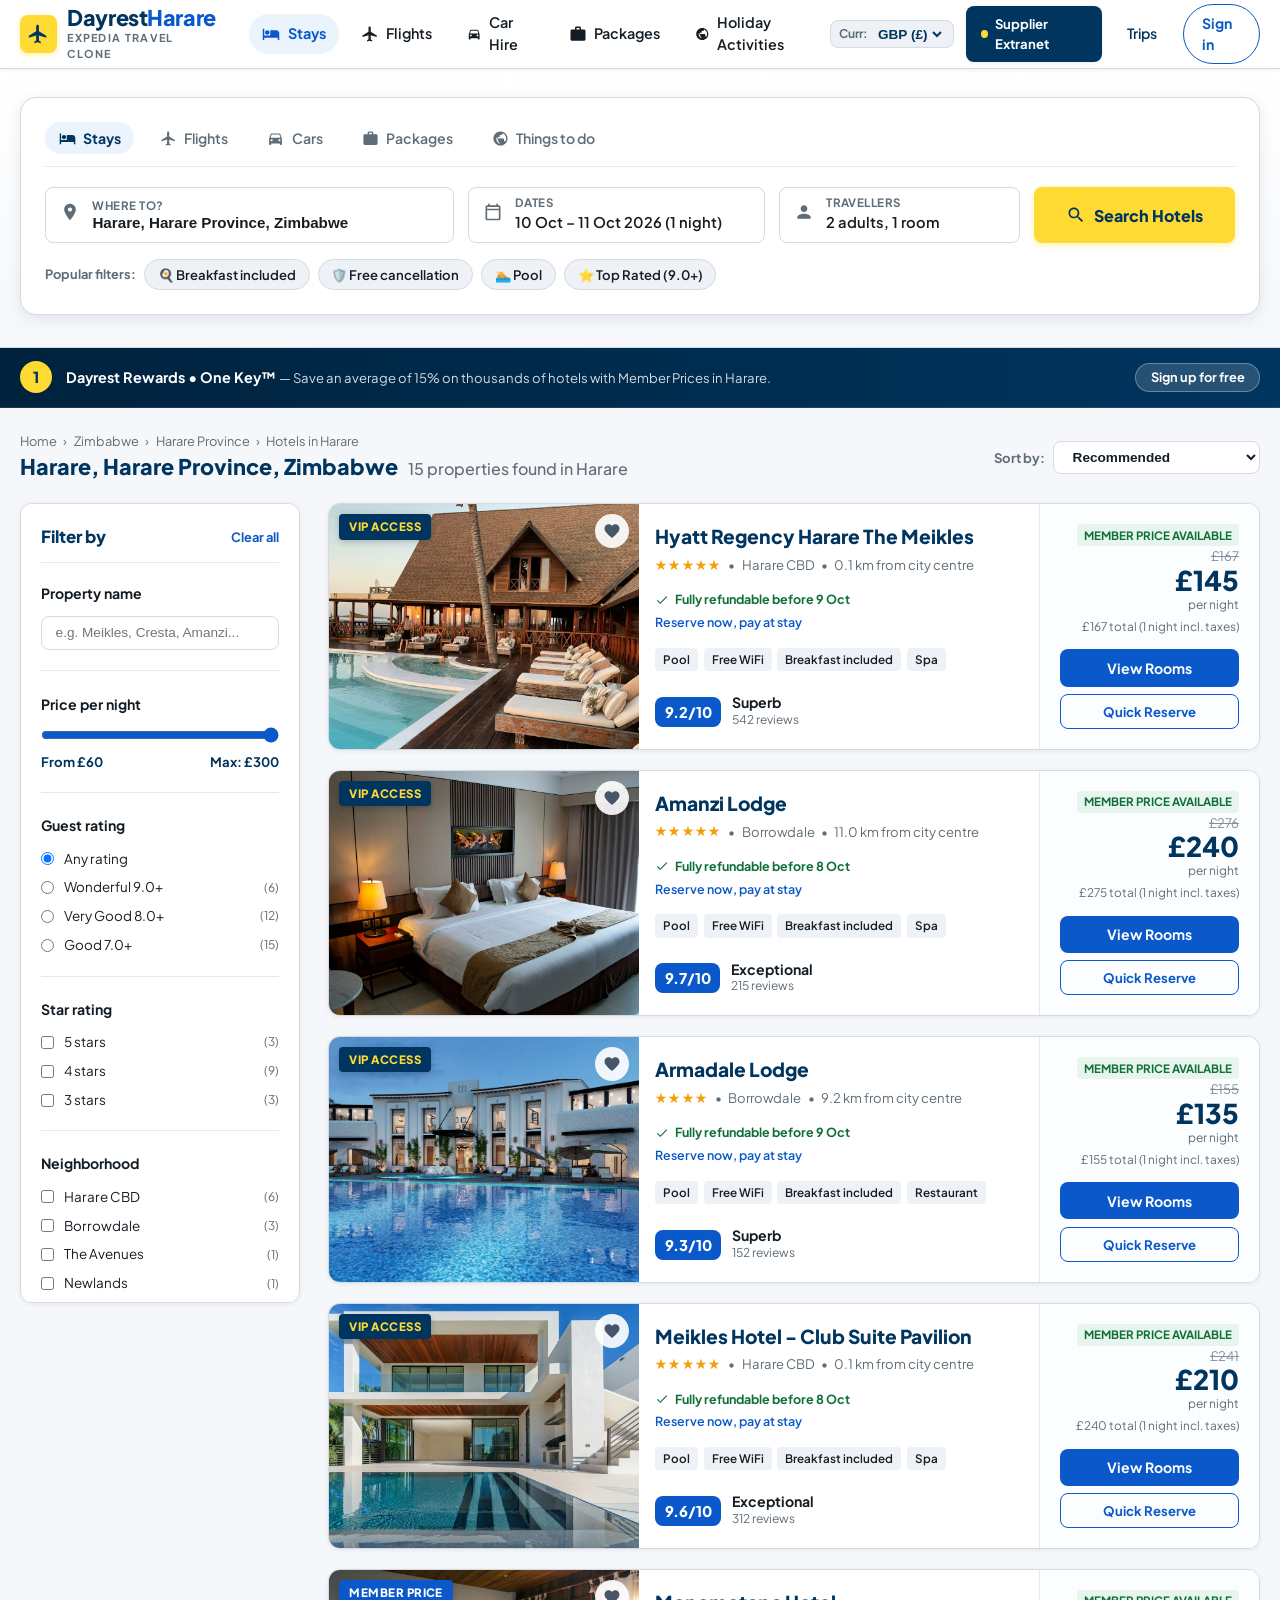
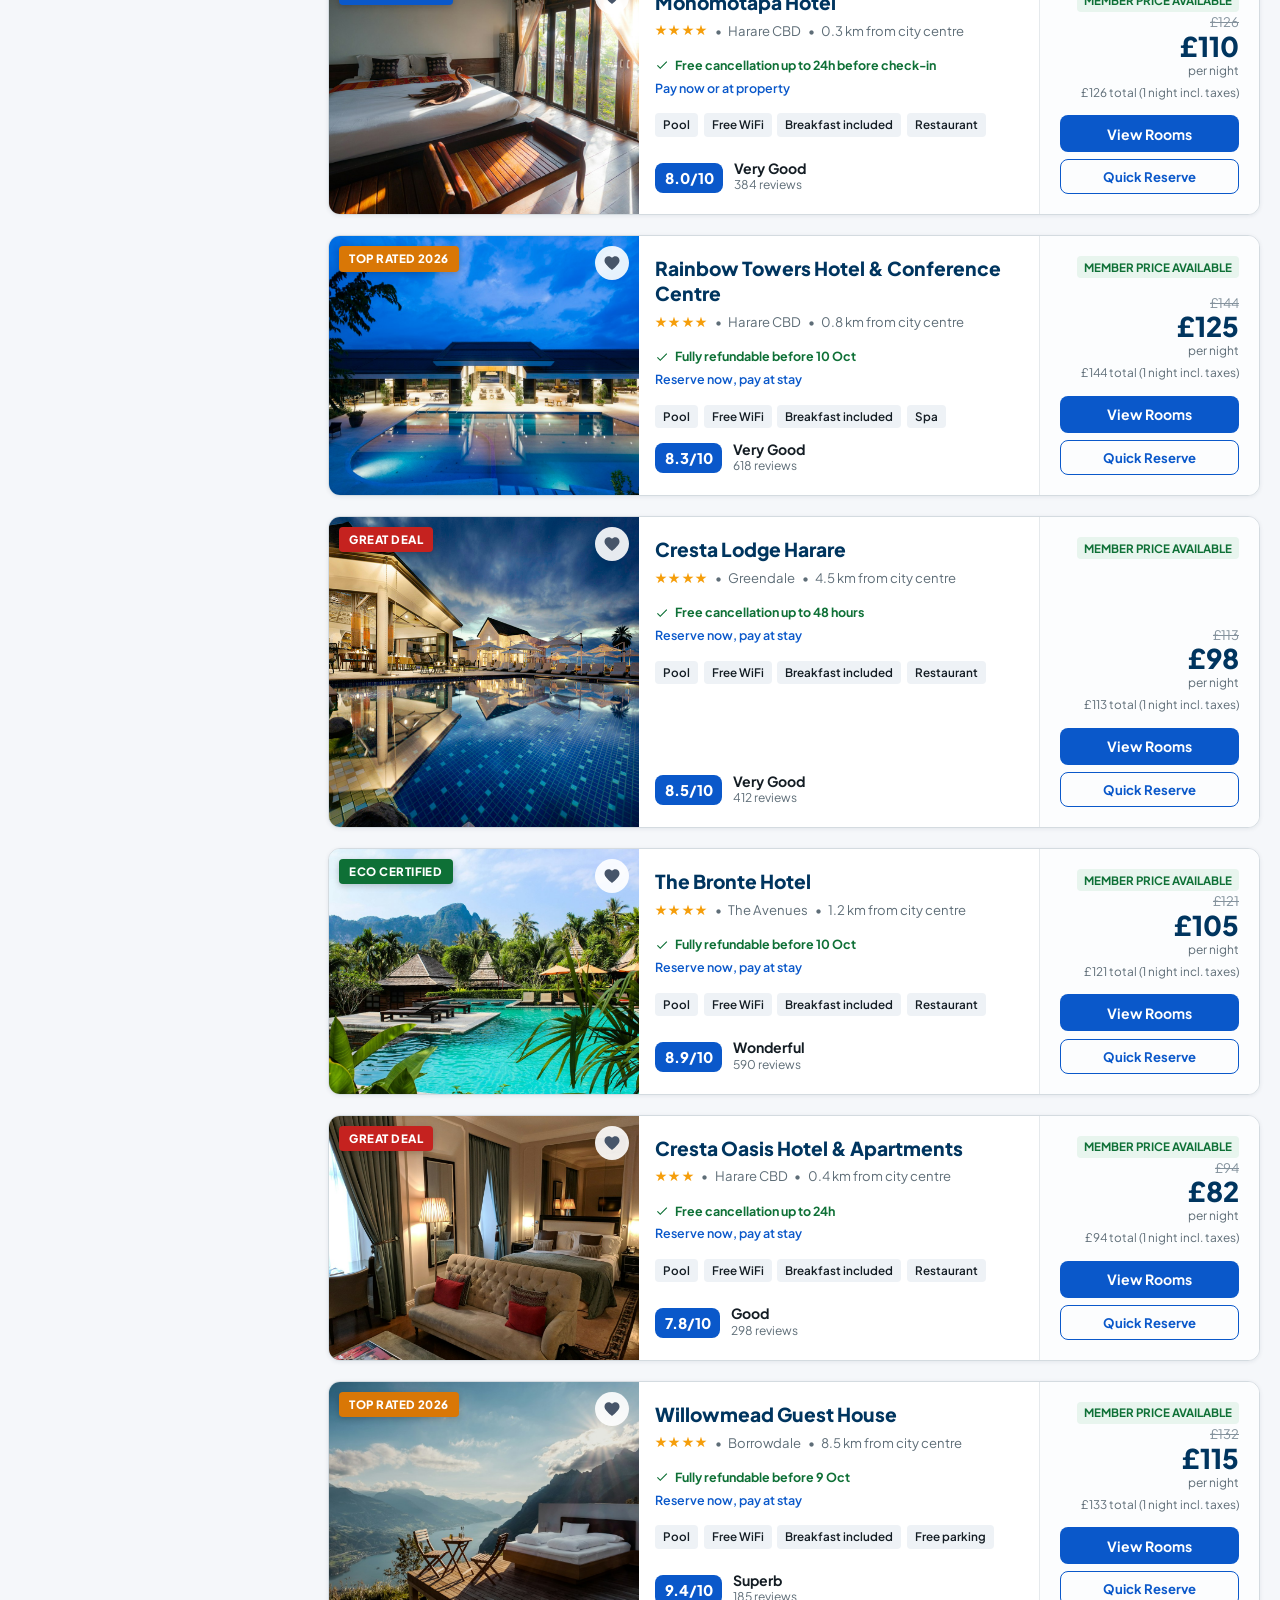
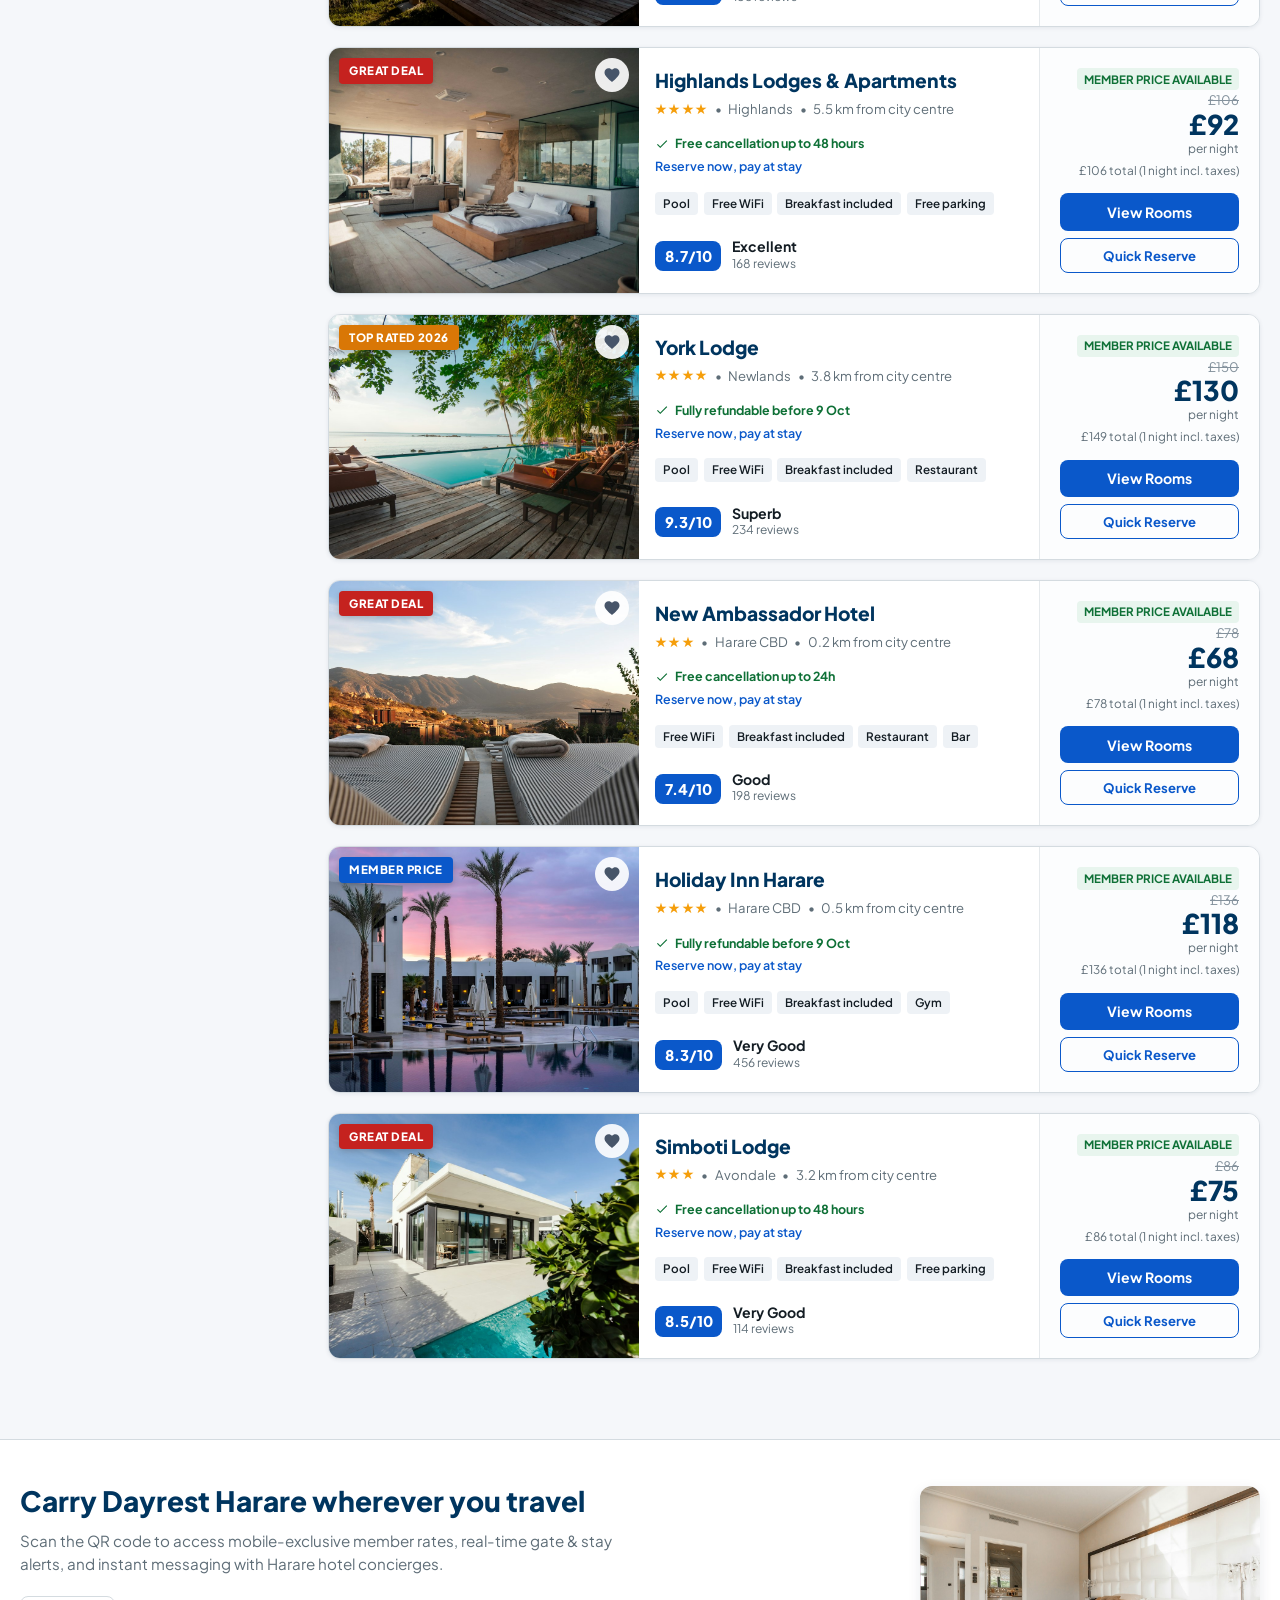
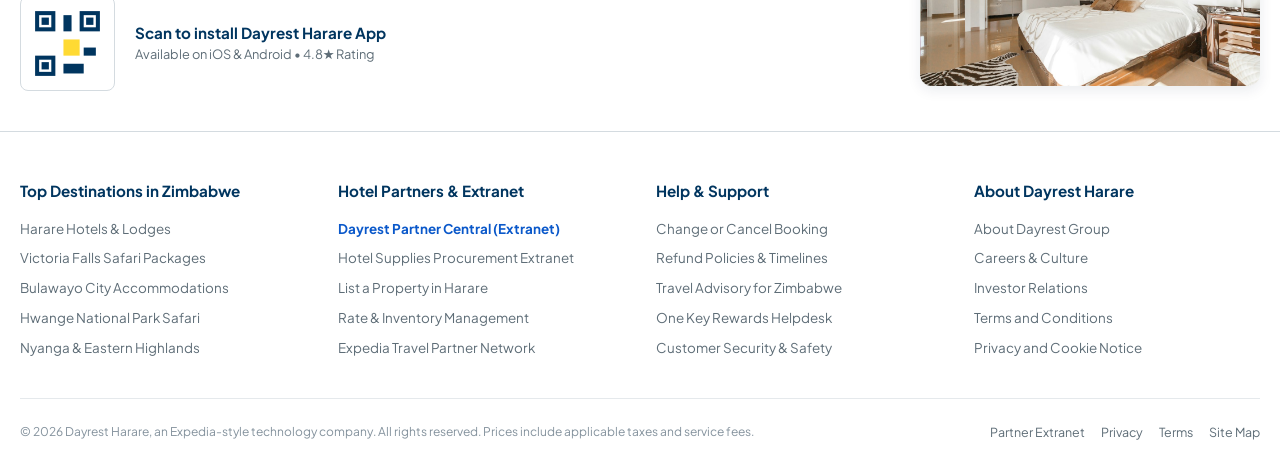
<file: dayrest-harare/index.html>
<!DOCTYPE html>
<html lang="en-GB">
<head>
  <meta charset="UTF-8">
  <meta name="viewport" content="width=device-width, initial-scale=1.0">
  <title>Dayrest Harare: Holiday Homes, Luxury Hotels & Stays in Harare, Zimbabwe</title>
  <meta name="description" content="Plan your trip to Harare with Dayrest Harare. Book top-rated luxury hotels, boutique lodges in Borrowdale, Newlands, and city centre with member prices, free cancellation, and 24/7 support.">
  <link rel="stylesheet" href="styles.css">
</head>
<body>

  <!-- =========================================================================
       GLOBAL SITE HEADER (EXPEDIA UK STYLE)
       ========================================================================= -->
  <header class="site-header">
    <div class="container header-inner">
      <div class="header-left">
        <!-- Logo -->
        <a href="index.html" class="brand-logo" title="Dayrest Harare - An Expedia-style travel portal">
          <div class="logo-badge">
            <svg viewBox="0 0 24 24"><path d="M21 16v-2l-8-5V3.5c0-.83-.67-1.5-1.5-1.5S10 2.67 10 3.5V9l-8 5v2l8-2.5V19l-2 1.5V22l3.5-1 3.5 1v-1.5L13 19v-5.5l8 2.5z"/></svg>
          </div>
          <div class="brand-text">
            <span class="brand-name">Dayrest<span>Harare</span></span>
            <span class="brand-tagline">Expedia Travel Clone</span>
          </div>
        </a>

        <!-- Category Nav -->
        <nav class="category-nav" aria-label="Main travel categories">
          <a href="#stays" class="nav-item active">
            <svg viewBox="0 0 24 24"><path d="M7 13c1.66 0 3-1.34 3-3S8.66 7 7 7s-3 1.34-3 3 1.34 3 3 3zm12-6h-8v7H3V5H1v15h2v-3h18v3h2v-9c0-2.21-1.79-4-4-4z"/></svg>
            Stays
          </a>
          <a href="#flights" class="nav-item">
            <svg viewBox="0 0 24 24"><path d="M21 16v-2l-8-5V3.5c0-.83-.67-1.5-1.5-1.5S10 2.67 10 3.5V9l-8 5v2l8-2.5V19l-2 1.5V22l3.5-1 3.5 1v-1.5L13 19v-5.5l8 2.5z"/></svg>
            Flights
          </a>
          <a href="#cars" class="nav-item">
            <svg viewBox="0 0 24 24"><path d="M18.92 6.01C18.72 5.42 18.16 5 17.5 5h-11c-.66 0-1.21.42-1.42 1.01L3 12v8c0 .55.45 1 1 1h1c.55 0 1-.45 1-1v-1h12v1c0 .55.45 1 1 1h1c.55 0 1-.45 1-1v-8l-2.08-5.99zM6.5 16c-.83 0-1.5-.67-1.5-1.5S5.67 13 6.5 13s1.5.67 1.5 1.5S7.33 16 6.5 16zm11 0c-.83 0-1.5-.67-1.5-1.5s.67-1.5 1.5-1.5 1.5.67 1.5 1.5-.67 1.5-1.5 1.5zM5 11l1.5-4.5h11L19 11H5z"/></svg>
            Car Hire
          </a>
          <a href="#holidays" class="nav-item">
            <svg viewBox="0 0 24 24"><path d="M20 6h-4V4c0-1.11-.89-2-2-2h-4c-1.11 0-2 .89-2 2v2H4c-1.11 0-1.99.89-1.99 2L2 19c0 1.11.89 2 2 2h16c1.11 0 2-.89 2-2V8c0-1.11-.89-2-2-2zm-6 0h-4V4h4v2z"/></svg>
            Packages
          </a>
          <a href="#activities" class="nav-item">
            <svg viewBox="0 0 24 24"><path d="M12 2C6.48 2 2 6.48 2 12s4.48 10 10 10 10-4.48 10-10S17.52 2 12 2zm1 17.93c-3.95-.49-7-3.85-7-7.93 0-.62.08-1.21.21-1.79L9 15v1c0 1.1.9 2 2 2v1.93zm6.9-2.54c-.26-.81-1-1.39-1.9-1.39h-1v-3c0-.55-.45-1-1-1H8v-2h2c.55 0 1-.45 1-1V7h2c1.1 0 2-.9 2-2v-.41c2.93 1.19 5 4.06 5 7.41 0 2.08-.8 3.97-2.1 5.39z"/></svg>
            Holiday Activities
          </a>
        </nav>
      </div>

      <!-- Utilities -->
      <div class="header-right">
        <!-- Currency Converter -->
        <div class="currency-selector-box">
          <label for="currency-select">Curr:</label>
          <select id="currency-select" class="currency-select" aria-label="Select currency">
            <option value="GBP">GBP (£)</option>
            <option value="USD">USD ($)</option>
            <option value="EUR">EUR (€)</option>
            <option value="ZAR">ZAR (R)</option>
          </select>
        </div>

        <!-- Extranet Portal Link for Hotel Suppliers -->
        <a href="extranet.html" class="btn-extranet-link" title="Open Hotel Supplier Extranet & Supply Inventory">
          <span class="extranet-dot"></span>
          <span>Supplier Extranet</span>
        </a>

        <a href="#trips" class="btn-header-ghost">Trips</a>
        <a href="#signin" class="btn-header-signin">Sign in</a>
      </div>
    </div>
  </header>

  <!-- =========================================================================
       HERO SEARCH ENGINE MODULE (EXPEDIA SEARCH CARD)
       ========================================================================= -->
  <section class="hero-search-section">
    <div class="container">
      <div class="search-card-container">
        
        <!-- Category Selector -->
        <div class="search-tab-bar">
          <button class="search-tab-btn active">
            <svg viewBox="0 0 24 24"><path d="M7 13c1.66 0 3-1.34 3-3S8.66 7 7 7s-3 1.34-3 3 1.34 3 3 3zm12-6h-8v7H3V5H1v15h2v-3h18v3h2v-9c0-2.21-1.79-4-4-4z"/></svg>
            Stays
          </button>
          <button class="search-tab-btn">
            <svg viewBox="0 0 24 24"><path d="M21 16v-2l-8-5V3.5c0-.83-.67-1.5-1.5-1.5S10 2.67 10 3.5V9l-8 5v2l8-2.5V19l-2 1.5V22l3.5-1 3.5 1v-1.5L13 19v-5.5l8 2.5z"/></svg>
            Flights
          </button>
          <button class="search-tab-btn">
            <svg viewBox="0 0 24 24"><path d="M18.92 6.01C18.72 5.42 18.16 5 17.5 5h-11c-.66 0-1.21.42-1.42 1.01L3 12v8c0 .55.45 1 1 1h1c.55 0 1-.45 1-1v-1h12v1c0 .55.45 1 1 1h1c.55 0 1-.45 1-1v-8l-2.08-5.99zM6.5 16c-.83 0-1.5-.67-1.5-1.5S5.67 13 6.5 13s1.5.67 1.5 1.5S7.33 16 6.5 16zm11 0c-.83 0-1.5-.67-1.5-1.5s.67-1.5 1.5-1.5 1.5.67 1.5 1.5-.67 1.5-1.5 1.5zM5 11l1.5-4.5h11L19 11H5z"/></svg>
            Cars
          </button>
          <button class="search-tab-btn">
            <svg viewBox="0 0 24 24"><path d="M20 6h-4V4c0-1.11-.89-2-2-2h-4c-1.11 0-2 .89-2 2v2H4c-1.11 0-1.99.89-1.99 2L2 19c0 1.11.89 2 2 2h16c1.11 0 2-.89 2-2V8c0-1.11-.89-2-2-2zm-6 0h-4V4h4v2z"/></svg>
            Packages
          </button>
          <button class="search-tab-btn">
            <svg viewBox="0 0 24 24"><path d="M12 2C6.48 2 2 6.48 2 12s4.48 10 10 10 10-4.48 10-10S17.52 2 12 2zm1 17.93c-3.95-.49-7-3.85-7-7.93 0-.62.08-1.21.21-1.79L9 15v1c0 1.1.9 2 2 2v1.93zm6.9-2.54c-.26-.81-1-1.39-1.9-1.39h-1v-3c0-.55-.45-1-1-1H8v-2h2c.55 0 1-.45 1-1V7h2c1.1 0 2-.9 2-2v-.41c2.93 1.19 5 4.06 5 7.41 0 2.08-.8 3.97-2.1 5.39z"/></svg>
            Things to do
          </button>
        </div>

        <!-- Search Form Grid -->
        <div class="search-form-grid">
          <!-- 1. Destination Input -->
          <div class="search-field-box" id="box-destination">
            <div class="search-field-icon">
              <svg viewBox="0 0 24 24"><path d="M12 2C8.13 2 5 5.13 5 9c0 5.25 7 13 7 13s7-7.75 7-13c0-3.87-3.13-7-7-7zm0 9.5c-1.38 0-2.5-1.12-2.5-2.5s1.12-2.5 2.5-2.5 2.5 1.12 2.5 2.5-1.12 2.5-2.5 2.5z"/></svg>
            </div>
            <div class="search-field-content">
              <span class="search-field-label">Where to?</span>
              <input type="text" class="search-field-input" id="search-destination-input" value="Harare, Harare Province, Zimbabwe" autocomplete="off">
            </div>

            <!-- Autocomplete Dropdown -->
            <div class="autocomplete-dropdown" id="autocomplete-dropdown"></div>
          </div>

          <!-- 2. Dates Input -->
          <div class="search-field-box">
            <div class="search-field-icon">
              <svg viewBox="0 0 24 24"><path d="M19 4h-1V2h-2v2H8V2H6v2H5c-1.11 0-1.99.9-1.99 2L3 20c0 1.1.89 2 2 2h14c1.1 0 2-.9 2-2V6c0-1.1-.9-2-2-2zm0 16H5V10h14v10zm0-12H5V6h14v2z"/></svg>
            </div>
            <div class="search-field-content">
              <span class="search-field-label">Dates</span>
              <span class="search-field-value">10 Oct – 11 Oct 2026 (1 night)</span>
            </div>
          </div>

          <!-- 3. Guests Input -->
          <div class="search-field-box">
            <div class="search-field-icon">
              <svg viewBox="0 0 24 24"><path d="M12 12c2.21 0 4-1.79 4-4s-1.79-4-4-4-4 1.79-4 4 1.79 4 4 4zm0 2c-2.67 0-8 1.34-8 4v2h16v-2c0-2.66-5.33-4-8-4z"/></svg>
            </div>
            <div class="search-field-content">
              <span class="search-field-label">Travellers</span>
              <span class="search-field-value">2 adults, 1 room</span>
            </div>
          </div>

          <!-- 4. Submit CTA -->
          <button class="btn-search-submit" id="btn-main-search">
            <svg viewBox="0 0 24 24" width="20" height="20" fill="currentColor"><path d="M15.5 14h-.79l-.28-.27C15.41 12.59 16 11.11 16 9.5 16 5.91 13.09 3 9.5 3S3 5.91 3 9.5 5.91 16 9.5 16c1.61 0 3.09-.59 4.23-1.57l.27.28v.79l5 4.99L20.49 19l-4.99-5zm-6 0C7.01 14 5 11.99 5 9.5S7.01 5 9.5 5 14 7.01 14 9.5 11.99 14 9.5 14z"/></svg>
            Search Hotels
          </button>
        </div>

        <!-- Quick Filters -->
        <div class="search-quick-filters">
          <span style="font-size: 0.8rem; font-weight: 700; color: #5E6D77;">Popular filters:</span>
          <button class="quick-filter-pill" data-filter="breakfast">🍳 Breakfast included</button>
          <button class="quick-filter-pill" data-filter="cancellation">🛡️ Free cancellation</button>
          <button class="quick-filter-pill" data-filter="pool">🏊 Pool</button>
          <button class="quick-filter-pill" data-filter="top">⭐ Top Rated (9.0+)</button>
        </div>

      </div>
    </div>
  </section>

  <!-- =========================================================================
       REWARDS BANNER STRIP (ONE KEY / DAYREST REWARDS)
       ========================================================================= -->
  <div class="rewards-banner-strip">
    <div class="container rewards-inner">
      <div class="rewards-content">
        <div class="rewards-icon-badge">1</div>
        <div>
          <span class="rewards-title">Dayrest Rewards • One Key™</span>
          <span class="rewards-desc"> — Save an average of 15% on thousands of hotels with Member Prices in Harare.</span>
        </div>
      </div>
      <button class="btn-rewards-join">Sign up for free</button>
    </div>
  </div>

  <!-- =========================================================================
       MAIN RESULTS & FILTERS LAYOUT
       ========================================================================= -->
  <main class="main-results-section">
    <div class="container">

      <!-- Breadcrumbs & Heading -->
      <div class="results-header-bar">
        <div>
          <div class="results-breadcrumbs">
            <a href="index.html">Home</a> <span>›</span>
            <a href="#zimbabwe">Zimbabwe</a> <span>›</span>
            <a href="#harare">Harare Province</a> <span>›</span>
            <span>Hotels in Harare</span>
          </div>
          <h1 class="results-title-count">Harare, Harare Province, Zimbabwe <span id="results-count-number">15 properties found</span></h1>
        </div>

        <!-- Sort Control -->
        <div class="sort-control-box">
          <label for="sort-hotels-select" class="sort-label">Sort by:</label>
          <select id="sort-hotels-select" class="sort-select">
            <option value="recommended">Recommended</option>
            <option value="price_asc">Price: low to high</option>
            <option value="price_desc">Price: high to low</option>
            <option value="rating_desc">Guest rating + our picks</option>
          </select>
        </div>
      </div>

      <!-- Two Column Layout: Sidebar + Hotel Stream -->
      <div class="results-layout">

        <!-- ===================================================================
             LEFT SIDEBAR: EXPEDIA SEARCH FILTERS
             =================================================================== -->
        <aside class="filters-sidebar" aria-label="Hotel search filters">
          <div class="filter-header-row">
            <h2 class="filter-main-title">Filter by</h2>
            <button class="btn-reset-filters" id="btn-reset-filters">Clear all</button>
          </div>

          <!-- Search by Property Name -->
          <div class="filter-group">
            <h3 class="filter-heading">Property name</h3>
            <input type="text" id="filter-hotel-name" class="filter-search-input" placeholder="e.g. Meikles, Cresta, Amanzi...">
          </div>

          <!-- Price per night slider -->
          <div class="filter-group">
            <h3 class="filter-heading">Price per night</h3>
            <div class="price-slider-box">
              <input type="range" id="filter-price-slider" class="price-slider" min="60" max="300" step="5" value="300">
              <div class="price-range-labels">
                <span>From £60</span>
                <span>Max: <strong id="filter-price-label">£300</strong></span>
              </div>
            </div>
          </div>

          <!-- Guest Rating Radio -->
          <div class="filter-group">
            <h3 class="filter-heading">Guest rating</h3>
            <div class="filter-options-list">
              <label class="filter-checkbox-label">
                <div class="checkbox-wrapper">
                  <input type="radio" name="guest_rating" value="0" class="filter-review-radio" checked>
                  <span>Any rating</span>
                </div>
              </label>
              <label class="filter-checkbox-label">
                <div class="checkbox-wrapper">
                  <input type="radio" name="guest_rating" value="9" class="filter-review-radio">
                  <span>Wonderful 9.0+</span>
                </div>
                <span class="filter-count">(6)</span>
              </label>
              <label class="filter-checkbox-label">
                <div class="checkbox-wrapper">
                  <input type="radio" name="guest_rating" value="8" class="filter-review-radio">
                  <span>Very Good 8.0+</span>
                </div>
                <span class="filter-count">(12)</span>
              </label>
              <label class="filter-checkbox-label">
                <div class="checkbox-wrapper">
                  <input type="radio" name="guest_rating" value="7" class="filter-review-radio">
                  <span>Good 7.0+</span>
                </div>
                <span class="filter-count">(15)</span>
              </label>
            </div>
          </div>

          <!-- Star Rating Checkboxes -->
          <div class="filter-group">
            <h3 class="filter-heading">Star rating</h3>
            <div class="filter-options-list">
              <label class="filter-checkbox-label">
                <div class="checkbox-wrapper">
                  <input type="checkbox" value="5" class="filter-star-checkbox">
                  <span>5 stars</span>
                </div>
                <span class="filter-count">(3)</span>
              </label>
              <label class="filter-checkbox-label">
                <div class="checkbox-wrapper">
                  <input type="checkbox" value="4" class="filter-star-checkbox">
                  <span>4 stars</span>
                </div>
                <span class="filter-count">(9)</span>
              </label>
              <label class="filter-checkbox-label">
                <div class="checkbox-wrapper">
                  <input type="checkbox" value="3" class="filter-star-checkbox">
                  <span>3 stars</span>
                </div>
                <span class="filter-count">(3)</span>
              </label>
            </div>
          </div>

          <!-- Neighborhoods in Harare -->
          <div class="filter-group">
            <h3 class="filter-heading">Neighborhood</h3>
            <div class="filter-options-list">
              <label class="filter-checkbox-label">
                <div class="checkbox-wrapper">
                  <input type="checkbox" value="Harare CBD" class="filter-neighborhood-checkbox">
                  <span>Harare CBD</span>
                </div>
                <span class="filter-count">(6)</span>
              </label>
              <label class="filter-checkbox-label">
                <div class="checkbox-wrapper">
                  <input type="checkbox" value="Borrowdale" class="filter-neighborhood-checkbox">
                  <span>Borrowdale</span>
                </div>
                <span class="filter-count">(3)</span>
              </label>
              <label class="filter-checkbox-label">
                <div class="checkbox-wrapper">
                  <input type="checkbox" value="The Avenues" class="filter-neighborhood-checkbox">
                  <span>The Avenues</span>
                </div>
                <span class="filter-count">(1)</span>
              </label>
              <label class="filter-checkbox-label">
                <div class="checkbox-wrapper">
                  <input type="checkbox" value="Newlands" class="filter-neighborhood-checkbox">
                  <span>Newlands</span>
                </div>
                <span class="filter-count">(1)</span>
              </label>
              <label class="filter-checkbox-label">
                <div class="checkbox-wrapper">
                  <input type="checkbox" value="Highlands" class="filter-neighborhood-checkbox">
                  <span>Highlands</span>
                </div>
                <span class="filter-count">(1)</span>
              </label>
              <label class="filter-checkbox-label">
                <div class="checkbox-wrapper">
                  <input type="checkbox" value="Greendale" class="filter-neighborhood-checkbox">
                  <span>Greendale</span>
                </div>
                <span class="filter-count">(1)</span>
              </label>
              <label class="filter-checkbox-label">
                <div class="checkbox-wrapper">
                  <input type="checkbox" value="Avondale" class="filter-neighborhood-checkbox">
                  <span>Avondale</span>
                </div>
                <span class="filter-count">(1)</span>
              </label>
            </div>
          </div>

          <!-- Popular Amenities -->
          <div class="filter-group">
            <h3 class="filter-heading">Popular amenities</h3>
            <div class="filter-options-list">
              <label class="filter-checkbox-label">
                <div class="checkbox-wrapper">
                  <input type="checkbox" value="Pool" class="filter-amenity-checkbox">
                  <span>Swimming Pool</span>
                </div>
                <span class="filter-count">(14)</span>
              </label>
              <label class="filter-checkbox-label">
                <div class="checkbox-wrapper">
                  <input type="checkbox" value="Breakfast included" class="filter-amenity-checkbox">
                  <span>Breakfast included</span>
                </div>
                <span class="filter-count">(15)</span>
              </label>
              <label class="filter-checkbox-label">
                <div class="checkbox-wrapper">
                  <input type="checkbox" value="Free WiFi" class="filter-amenity-checkbox">
                  <span>Free WiFi</span>
                </div>
                <span class="filter-count">(15)</span>
              </label>
              <label class="filter-checkbox-label">
                <div class="checkbox-wrapper">
                  <input type="checkbox" value="Airport shuttle" class="filter-amenity-checkbox">
                  <span>Airport shuttle</span>
                </div>
                <span class="filter-count">(7)</span>
              </label>
              <label class="filter-checkbox-label">
                <div class="checkbox-wrapper">
                  <input type="checkbox" value="Spa" class="filter-amenity-checkbox">
                  <span>Spa & Wellness</span>
                </div>
                <span class="filter-count">(4)</span>
              </label>
              <label class="filter-checkbox-label">
                <div class="checkbox-wrapper">
                  <input type="checkbox" value="Gym" class="filter-amenity-checkbox">
                  <span>Fitness centre</span>
                </div>
                <span class="filter-count">(8)</span>
              </label>
            </div>
          </div>

          <!-- Payment & Cancellation -->
          <div class="filter-group">
            <h3 class="filter-heading">Payment & policies</h3>
            <div class="filter-options-list">
              <label class="filter-checkbox-label">
                <div class="checkbox-wrapper">
                  <input type="checkbox" id="filter-cancellation">
                  <span>Fully refundable</span>
                </div>
                <span class="filter-count">(11)</span>
              </label>
            </div>
          </div>

        </aside>

        <!-- ===================================================================
             HOTEL STREAM: CARDS CONTAINER
             =================================================================== -->
        <section class="hotels-stream" id="hotels-stream-container" aria-label="Harare Hotel search listings">
          <!-- Populated dynamically by app.js -->
        </section>

      </div>
    </div>
  </main>

  <!-- =========================================================================
       EXPEDIA APP PROMO BANNER SECTION
       ========================================================================= -->
  <section class="app-promo-strip">
    <div class="container app-promo-grid">
      <div class="app-promo-content">
        <h2>Carry Dayrest Harare wherever you travel</h2>
        <p>Scan the QR code to access mobile-exclusive member rates, real-time gate & stay alerts, and instant messaging with Harare hotel concierges.</p>
        
        <div class="app-qr-box">
          <svg class="qr-code-img" viewBox="0 0 100 100">
            <!-- Simulated QR code pattern -->
            <rect width="100" height="100" fill="#ffffff"/>
            <rect x="10" y="10" width="25" height="25" fill="#00355F"/>
            <rect x="15" y="15" width="15" height="15" fill="#ffffff"/>
            <rect x="18" y="18" width="9" height="9" fill="#00355F"/>
            <rect x="65" y="10" width="25" height="25" fill="#00355F"/>
            <rect x="70" y="15" width="15" height="15" fill="#ffffff"/>
            <rect x="73" y="18" width="9" height="9" fill="#00355F"/>
            <rect x="10" y="65" width="25" height="25" fill="#00355F"/>
            <rect x="15" y="70" width="15" height="15" fill="#ffffff"/>
            <rect x="18" y="73" width="9" height="9" fill="#00355F"/>
            <rect x="45" y="15" width="10" height="20" fill="#00355F"/>
            <rect x="45" y="45" width="20" height="20" fill="#FFDA33"/>
            <rect x="70" y="55" width="15" height="10" fill="#00355F"/>
            <rect x="45" y="75" width="25" height="12" fill="#00355F"/>
          </svg>
          <div class="qr-text-info">
            <strong>Scan to install Dayrest Harare App</strong>
            <span>Available on iOS & Android • 4.8★ Rating</span>
          </div>
        </div>
      </div>

      <div class="app-promo-banner-media">
        <img src="assets/images/expedia-app-banner.jpg" alt="Dayrest Travel Lifestyle in Zimbabwe" loading="lazy">
      </div>
    </div>
  </section>

  <!-- =========================================================================
       GLOBAL FOOTER
       ========================================================================= -->
  <footer class="site-footer">
    <div class="container">
      <div class="footer-nav-grid">
        <div>
          <h4 class="footer-col-title">Top Destinations in Zimbabwe</h4>
          <ul class="footer-links-list">
            <li><a href="#">Harare Hotels & Lodges</a></li>
            <li><a href="#">Victoria Falls Safari Packages</a></li>
            <li><a href="#">Bulawayo City Accommodations</a></li>
            <li><a href="#">Hwange National Park Safari</a></li>
            <li><a href="#">Nyanga & Eastern Highlands</a></li>
          </ul>
        </div>

        <div>
          <h4 class="footer-col-title">Hotel Partners & Extranet</h4>
          <ul class="footer-links-list">
            <li><a href="extranet.html" style="color: #0A58CA; font-weight: 700;">Dayrest Partner Central (Extranet)</a></li>
            <li><a href="extranet.html#supplies">Hotel Supplies Procurement Extranet</a></li>
            <li><a href="extranet.html#onboard">List a Property in Harare</a></li>
            <li><a href="extranet.html#inventory">Rate & Inventory Management</a></li>
            <li><a href="#">Expedia Travel Partner Network</a></li>
          </ul>
        </div>

        <div>
          <h4 class="footer-col-title">Help & Support</h4>
          <ul class="footer-links-list">
            <li><a href="#">Change or Cancel Booking</a></li>
            <li><a href="#">Refund Policies & Timelines</a></li>
            <li><a href="#">Travel Advisory for Zimbabwe</a></li>
            <li><a href="#">One Key Rewards Helpdesk</a></li>
            <li><a href="#">Customer Security & Safety</a></li>
          </ul>
        </div>

        <div>
          <h4 class="footer-col-title">About Dayrest Harare</h4>
          <ul class="footer-links-list">
            <li><a href="#">About Dayrest Group</a></li>
            <li><a href="#">Careers & Culture</a></li>
            <li><a href="#">Investor Relations</a></li>
            <li><a href="#">Terms and Conditions</a></li>
            <li><a href="#">Privacy and Cookie Notice</a></li>
          </ul>
        </div>
      </div>

      <div class="footer-bottom-bar">
        <p class="footer-legal-text">
          © 2026 Dayrest Harare, an Expedia-style technology company. All rights reserved. Prices include applicable taxes and service fees.
        </p>
        <div style="display: flex; gap: 1rem; font-size: 0.78rem;">
          <a href="extranet.html">Partner Extranet</a>
          <a href="#">Privacy</a>
          <a href="#">Terms</a>
          <a href="#">Site Map</a>
        </div>
      </div>
    </div>
  </footer>

  <!-- =========================================================================
       NATIVE DIALOG MODAL 1: ROOM SELECTION & HOTEL DETAILS
       ========================================================================= -->
  <dialog id="hotel-rooms-modal" aria-labelledby="rooms-modal-hotel-title">
    <div class="modal-header">
      <h3 class="modal-title" id="rooms-modal-hotel-title">Hotel Details & Available Rooms</h3>
      <button class="btn-close-modal" aria-label="Close dialog">✕</button>
    </div>
    <div class="modal-body" id="rooms-modal-body">
      <!-- Populated dynamically by app.js -->
    </div>
  </dialog>

  <!-- =========================================================================
       NATIVE DIALOG MODAL 2: 3-STEP CHECKOUT & INSTANT VOUCHER
       ========================================================================= -->
  <dialog id="checkout-modal" aria-labelledby="checkout-modal-title">
    <div class="modal-header">
      <h3 class="modal-title" id="checkout-modal-title">Complete Your Reservation</h3>
      <button class="btn-close-modal" aria-label="Close checkout">✕</button>
    </div>
    <div class="modal-body" id="checkout-modal-body">
      <!-- Populated dynamically by app.js -->
    </div>
  </dialog>

  <script src="app.js"></script>
</body>
</html>
</file>
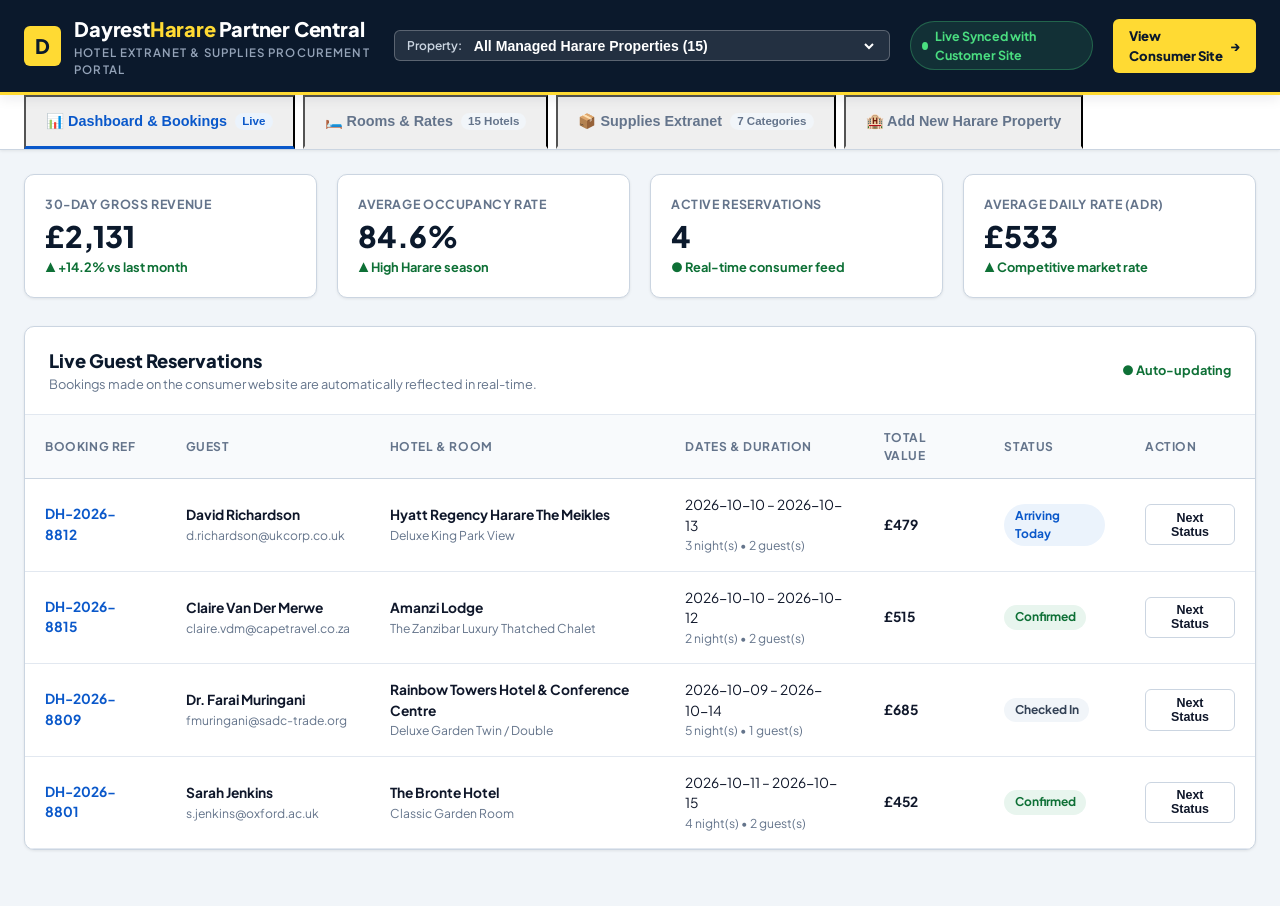
<file: dayrest-harare/extranet.html>
<!DOCTYPE html>
<html lang="en">
<head>
  <meta charset="UTF-8">
  <meta name="viewport" content="width=device-width, initial-scale=1.0">
  <title>Dayrest Harare Partner Central | Hotel Extranet & Supplies Procurement</title>
  <meta name="description" content="Dayrest Harare B2B Partner Central Extranet for hotel suppliers, property managers, inventory distribution, room rate updates, and hotel supplies procurement in Harare, Zimbabwe.">
  <link rel="stylesheet" href="extranet.css">
</head>
<body>

  <!-- =========================================================================
       EXTRANET TOP HEADER
       ========================================================================= -->
  <header class="extranet-header">
    <div class="extranet-header-inner">
      <div class="extranet-brand">
        <div class="extranet-brand-icon">D</div>
        <div>
          <h1 class="extranet-brand-title">Dayrest<span>Harare</span> Partner Central</h1>
          <span class="extranet-brand-sub">Hotel Extranet & Supplies Procurement Portal</span>
        </div>
      </div>

      <div class="extranet-top-controls">
        <!-- Managed Property Selector -->
        <div class="property-selector-box">
          <label for="extranet-property-select">Property:</label>
          <select id="extranet-property-select" class="property-select">
            <option value="all">Loading managed hotels...</option>
          </select>
        </div>

        <!-- Live Sync Status -->
        <div class="sync-badge">
          <span class="sync-pulse"></span>
          <span>Live Synced with Customer Site</span>
        </div>

        <!-- Link back to consumer website -->
        <a href="index.html" class="btn-view-consumer-site">
          <span>View Consumer Site</span>
          <span>→</span>
        </a>
      </div>
    </div>
  </header>

  <!-- =========================================================================
       TAB NAVIGATION
       ========================================================================= -->
  <nav class="extranet-nav-bar" aria-label="Partner extranet navigation">
    <div class="extranet-nav-inner">
      <button class="extranet-tab-btn active" data-tab="dashboard">
        <span>📊 Dashboard & Bookings</span>
        <span class="tab-badge">Live</span>
      </button>
      <button class="extranet-tab-btn" data-tab="inventory">
        <span>🛏️ Rooms & Rates</span>
        <span class="tab-badge">15 Hotels</span>
      </button>
      <button class="extranet-tab-btn" data-tab="supplies">
        <span>📦 Supplies Extranet</span>
        <span class="tab-badge">7 Categories</span>
      </button>
      <button class="extranet-tab-btn" data-tab="onboard">
        <span>🏨 Add New Harare Property</span>
      </button>
    </div>
  </nav>

  <!-- =========================================================================
       MAIN BODY WRAPPER
       ========================================================================= -->
  <main class="extranet-container">

    <!-- =======================================================================
         TAB SECTION 1: DASHBOARD & RECENT BOOKINGS
         ======================================================================= -->
    <section class="tab-section active" id="tab-section-dashboard">
      
      <!-- KPI Metrics Grid -->
      <div class="kpi-cards-grid">
        <div class="kpi-card">
          <span class="kpi-label">30-Day Gross Revenue</span>
          <div class="kpi-value" id="kpi-revenue">£18,450</div>
          <span class="kpi-trend positive">▲ +14.2% vs last month</span>
        </div>

        <div class="kpi-card">
          <span class="kpi-label">Average Occupancy Rate</span>
          <div class="kpi-value" id="kpi-occupancy">84.6%</div>
          <span class="kpi-trend positive">▲ High Harare season</span>
        </div>

        <div class="kpi-card">
          <span class="kpi-label">Active Reservations</span>
          <div class="kpi-value" id="kpi-bookings">14</div>
          <span class="kpi-trend positive">● Real-time consumer feed</span>
        </div>

        <div class="kpi-card">
          <span class="kpi-label">Average Daily Rate (ADR)</span>
          <div class="kpi-value" id="kpi-adr">£115</div>
          <span class="kpi-trend positive">▲ Competitive market rate</span>
        </div>
      </div>

      <!-- Live Recent Bookings Table -->
      <div class="table-panel">
        <div class="panel-header">
          <div>
            <h2 class="panel-title">Live Guest Reservations</h2>
            <p style="font-size: 0.8rem; color: #64748B;">
              Bookings made on the consumer website are automatically reflected in real-time.
            </p>
          </div>
          <div class="panel-actions">
            <span style="font-size: 0.8rem; color: #0E7036; font-weight: 700;">● Auto-updating</span>
          </div>
        </div>

        <div class="table-responsive">
          <table class="b2b-table">
            <thead>
              <tr>
                <th>Booking Ref</th>
                <th>Guest</th>
                <th>Hotel & Room</th>
                <th>Dates & Duration</th>
                <th>Total Value</th>
                <th>Status</th>
                <th>Action</th>
              </tr>
            </thead>
            <tbody id="recent-bookings-tbody">
              <!-- Populated dynamically by extranet.js -->
            </tbody>
          </table>
        </div>
      </div>

    </section>

    <!-- =======================================================================
         TAB SECTION 2: ROOMS & NIGHTLY RATES INVENTORY
         ======================================================================= -->
    <section class="tab-section" id="tab-section-inventory">
      <div class="table-panel">
        <div class="panel-header">
          <div>
            <h2 class="panel-title">Room Rates & Availability Management</h2>
            <p style="font-size: 0.8rem; color: #64748B;">
              Adjust prices and availability below. Any modifications are instantly reflected on the Dayrest Harare consumer booking site.
            </p>
          </div>
        </div>

        <div class="table-responsive">
          <table class="b2b-table">
            <thead>
              <tr>
                <th>Harare Property</th>
                <th>Room Type & Bed</th>
                <th>Nightly Rate (GBP)</th>
                <th>Allotted Inventory</th>
                <th>Status</th>
                <th>Actions</th>
              </tr>
            </thead>
            <tbody id="inventory-tbody">
              <!-- Populated dynamically by extranet.js -->
            </tbody>
          </table>
        </div>
      </div>
    </section>

    <!-- =======================================================================
         TAB SECTION 3: HOTEL SUPPLIES PROCUREMENT EXTRANET
         ======================================================================= -->
    <section class="tab-section" id="tab-section-supplies">
      <div class="table-panel">
        <div class="panel-header">
          <div>
            <h2 class="panel-title">Hotel Supplies & Procurement Inventory</h2>
            <p style="font-size: 0.8rem; color: #64748B;">
              Centralized Harare hospitality supply chain: linens, eco-toiletries, smart keycards, beverage stock & housekeeping materials.
            </p>
          </div>
        </div>

        <div class="table-responsive">
          <table class="b2b-table">
            <thead>
              <tr>
                <th>SKU & Category</th>
                <th>Item Specification</th>
                <th>Primary Supplier</th>
                <th>Current Stock</th>
                <th>Unit Price</th>
                <th>Stock Status</th>
                <th>Allocated Properties</th>
                <th>Procure</th>
              </tr>
            </thead>
            <tbody id="supplies-tbody">
              <!-- Populated dynamically by extranet.js -->
            </tbody>
          </table>
        </div>
      </div>
    </section>

    <!-- =======================================================================
         TAB SECTION 4: ONBOARD NEW HARARE PROPERTY
         ======================================================================= -->
    <section class="tab-section" id="tab-section-onboard">
      <div class="form-card">
        <div style="margin-bottom: 1.5rem; border-bottom: 1px solid #E2E8F0; padding-bottom: 1rem;">
          <h2 style="font-size: 1.35rem; font-weight: 800; color: #0B192C;">List a New Harare Hotel or Lodge</h2>
          <p style="font-size: 0.88rem; color: #64748B;">
            Publish new inventory directly to the Dayrest Harare marketplace. Your property will immediately be bookable by global guests.
          </p>
        </div>

        <form id="onboard-hotel-form">
          <div class="form-grid-2col">
            <div class="b2b-form-group">
              <label class="b2b-label">Property Name *</label>
              <input type="text" id="prop-name" class="b2b-input" placeholder="e.g. Borrowdale Brooke Luxury Villas" required>
            </div>

            <div class="b2b-form-group">
              <label class="b2b-label">Star Rating *</label>
              <select id="prop-stars" class="b2b-select" required>
                <option value="5">5 Stars (Luxury)</option>
                <option value="4" selected>4 Stars (Upscale)</option>
                <option value="3">3 Stars (Comfort)</option>
              </select>
            </div>

            <div class="b2b-form-group">
              <label class="b2b-label">Harare Neighborhood *</label>
              <select id="prop-neighborhood" class="b2b-select" required>
                <option value="Borrowdale">Borrowdale</option>
                <option value="Harare CBD">Harare CBD</option>
                <option value="Newlands">Newlands</option>
                <option value="Highlands">Highlands</option>
                <option value="Avondale">Avondale</option>
                <option value="Greendale">Greendale</option>
                <option value="The Avenues">The Avenues</option>
              </select>
            </div>

            <div class="b2b-form-group">
              <label class="b2b-label">Nightly Rate (GBP) *</label>
              <input type="number" id="prop-price-gbp" class="b2b-input" placeholder="110" min="40" max="1000" required>
            </div>

            <div class="b2b-form-group full">
              <label class="b2b-label">Physical Address in Harare *</label>
              <input type="text" id="prop-address" class="b2b-input" placeholder="e.g. 15 Crowhill Road, Borrowdale, Harare, Zimbabwe" required>
            </div>

            <div class="b2b-form-group">
              <label class="b2b-label">General Manager / Contact Person *</label>
              <input type="text" id="prop-manager" class="b2b-input" placeholder="e.g. Rumbidzai Chitando" required>
            </div>

            <div class="b2b-form-group">
              <label class="b2b-label">Contact Phone *</label>
              <input type="tel" id="prop-phone" class="b2b-input" placeholder="+263 242 880000" required>
            </div>

            <div class="b2b-form-group full">
              <label class="b2b-label">Reservations Email *</label>
              <input type="email" id="prop-email" class="b2b-input" placeholder="reservations@property.co.zw" required>
            </div>

            <div class="b2b-form-group full">
              <label class="b2b-label">Property Description & Highlights *</label>
              <textarea id="prop-desc" class="b2b-textarea" rows="3" placeholder="Provide guest overview, botanical gardens, swimming pool, dining and solar backup facilities..." required></textarea>
            </div>
          </div>

          <button type="submit" class="btn-b2b-submit">Publish Property to Dayrest Harare Marketplace</button>
        </form>
      </div>
    </section>

  </main>

  <!-- =========================================================================
       REORDER SUPPLIES MODAL
       ========================================================================= -->
  <dialog id="reorder-supplies-modal" class="extranet-modal">
    <div class="extranet-modal-header">
      <h3 style="font-size: 1.15rem; font-weight: 800;">Order Hotel Supplies Replenishment</h3>
      <button class="btn-close-reorder" style="color: #FFFFFF; font-size: 1.25rem;">✕</button>
    </div>
    <div class="extranet-modal-body">
      <form id="reorder-supplies-form">
        <input type="hidden" id="reorder-item-id">

        <div style="background: #F8FAFC; border: 1px solid #E2E8F0; padding: 1rem; border-radius: 8px; margin-bottom: 1.25rem;">
          <h4 id="reorder-item-name" style="color: #0B192C; font-size: 1rem; font-weight: 800;">Item Name</h4>
          <p style="font-size: 0.82rem; color: #64748B; margin-top: 0.25rem;">Supplier: <strong id="reorder-supplier-name">Supplier</strong> • Price: <strong id="reorder-unit-price">£0</strong></p>
        </div>

        <div class="form-grid-2col">
          <div class="b2b-form-group">
            <label class="b2b-label">Replenishment Quantity *</label>
            <input type="number" id="reorder-qty" class="b2b-input" value="50" min="5" max="1000" required>
          </div>

          <div class="b2b-form-group">
            <label class="b2b-label">Destination Property *</label>
            <select id="reorder-hotel-target" class="b2b-select">
              <option value="Central Harare Warehouse">Central Harare Warehouse (All Hotels)</option>
              <option value="Hyatt Regency Harare The Meikles">Hyatt Regency Harare The Meikles</option>
              <option value="Monomotapa Hotel">Monomotapa Hotel</option>
              <option value="Rainbow Towers Hotel">Rainbow Towers Hotel</option>
              <option value="Amanzi Lodge">Amanzi Lodge</option>
              <option value="The Bronte Hotel">The Bronte Hotel</option>
            </select>
          </div>

          <div class="b2b-form-group">
            <label class="b2b-label">Target Delivery Date *</label>
            <input type="date" class="b2b-input" value="2026-10-14" required>
          </div>

          <div class="b2b-form-group">
            <label class="b2b-label">Delivery Priority</label>
            <select class="b2b-select">
              <option value="express">Express Courier (48 Hours)</option>
              <option value="standard" selected>Standard Logistics (3-5 Days)</option>
            </select>
          </div>
        </div>

        <div style="display: flex; gap: 0.75rem; justify-content: flex-end; margin-top: 1rem;">
          <button type="button" class="btn-action-sm btn-action-outline btn-close-reorder">Cancel</button>
          <button type="submit" class="btn-action-sm btn-action-reorder" style="padding: 0.6rem 1.25rem; font-size: 0.9rem;">Submit Purchase Order</button>
        </div>
      </form>
    </div>
  </dialog>

  <!-- Floating Toast Notification -->
  <div class="extranet-toast" id="extranet-toast">
    <span style="font-size: 1.25rem;">✓</span>
    <span id="toast-message">Action confirmed</span>
  </div>

  <script src="extranet.js"></script>
</body>
</html>
</file>
<file: styles.css>
/* ==========================================================================
   GOLDEN TRIANGLE ADVENTURES - PREMIUM MASTER STYLESHEET
   Cloned from Shearwater Victoria Falls | Moving Background & Luxury Design System
   ========================================================================== */

@import url('https://fonts.googleapis.com/css2?family=Cinzel:wght@500;600;700;800&family=Plus+Jakarta+Sans:wght@300;400;500;600;700;800&display=swap');

:root {
  /* Color Palette */
  --color-primary: #0B131F;
  --color-primary-light: #162438;
  --color-primary-surface: #1E314B;
  --color-gold: #D4AF37;
  --color-gold-hover: #E5C158;
  --color-gold-glow: rgba(212, 175, 55, 0.28);
  --color-ochre: #C85A32;
  --color-ochre-hover: #D96B43;
  --color-accent: #2A9D8F;
  --color-bg: #F8F9FA;
  --color-surface: #FFFFFF;
  --color-surface-alt: #F1F3F5;
  --color-text-main: #1A202C;
  --color-text-muted: #64748B;
  --color-text-light: #F8FAFC;
  --color-border: #E2E8F0;
  --color-border-dark: rgba(255, 255, 255, 0.12);

  /* Typography */
  --font-serif: 'Cinzel', Georgia, serif;
  --font-sans: 'Plus Jakarta Sans', -apple-system, BlinkMacSystemFont, sans-serif;

  /* Shadows & Elevation */
  --shadow-sm: 0 2px 8px rgba(0, 0, 0, 0.05);
  --shadow-md: 0 8px 24px rgba(11, 19, 31, 0.08);
  --shadow-lg: 0 16px 40px rgba(11, 19, 31, 0.14);
  --shadow-gold: 0 8px 25px rgba(212, 175, 55, 0.35);

  /* Transitions & Radii */
  --transition: all 0.3s cubic-bezier(0.16, 1, 0.3, 1);
  --radius-sm: 6px;
  --radius-md: 12px;
  --radius-lg: 20px;
  --radius-full: 9999px;
  --container-width: 1280px;
}

/* Reset */
*, *::before, *::after {
  box-sizing: border-box;
  margin: 0;
  padding: 0;
}

html {
  scroll-behavior: smooth;
  font-size: 16px;
  -webkit-font-smoothing: antialiased;
}

body {
  font-family: var(--font-sans);
  color: var(--color-text-main);
  background-color: var(--color-bg);
  line-height: 1.6;
  overflow-x: hidden;
}

img {
  max-width: 100%;
  height: auto;
  display: block;
}

a {
  color: inherit;
  text-decoration: none;
  transition: var(--transition);
}

button {
  font-family: inherit;
  cursor: pointer;
  border: none;
  background: none;
}

.container {
  width: 100%;
  max-width: var(--container-width);
  margin-inline: auto;
  padding-inline: 1.5rem;
}

/* ==========================================================================
   TOP BAR & CURRENCY SELECTOR
   ========================================================================== */
.top-bar {
  background-color: var(--color-primary);
  color: var(--color-text-light);
  font-size: 0.85rem;
  padding-block: 0.5rem;
  border-bottom: 1px solid var(--color-border-dark);
  position: relative;
  z-index: 50;
}

.top-bar .container {
  display: flex;
  justify-content: space-between;
  align-items: center;
  flex-wrap: wrap;
  gap: 0.75rem;
}

.top-bar-left, .top-bar-right {
  display: flex;
  align-items: center;
  gap: 1.25rem;
}

.top-link {
  display: inline-flex;
  align-items: center;
  gap: 0.4rem;
  color: #CBD5E1;
  font-weight: 500;
}

.top-link:hover {
  color: var(--color-gold);
}

.top-link svg {
  width: 14px;
  height: 14px;
  fill: currentColor;
}

.currency-selector-wrap {
  display: inline-flex;
  align-items: center;
  gap: 0.4rem;
}

.currency-label {
  color: #94A3B8;
  font-size: 0.8rem;
  text-transform: uppercase;
  letter-spacing: 0.05em;
}

.currency-select {
  background: rgba(255, 255, 255, 0.08);
  color: var(--color-gold);
  border: 1px solid rgba(212, 175, 55, 0.4);
  padding: 0.25rem 0.6rem;
  border-radius: var(--radius-sm);
  font-size: 0.82rem;
  font-weight: 700;
  outline: none;
  cursor: pointer;
  transition: var(--transition);
}

.currency-select:hover, .currency-select:focus {
  background: rgba(255, 255, 255, 0.15);
  border-color: var(--color-gold);
}

.currency-select option {
  background: var(--color-primary);
  color: #FFFFFF;
}

/* ==========================================================================
   SITE HEADER & NAVIGATION
   ========================================================================== */
.site-header {
  position: sticky;
  top: 0;
  z-index: 40;
  background: rgba(11, 19, 31, 0.94);
  backdrop-filter: blur(14px);
  border-bottom: 1px solid rgba(255, 255, 255, 0.08);
  padding-block: 0.9rem;
  transition: var(--transition);
}

.nav-container {
  display: flex;
  align-items: center;
  justify-content: space-between;
}

.logo-brand {
  display: flex;
  align-items: center;
  gap: 0.75rem;
}

.logo-icon {
  width: 42px;
  height: 42px;
  display: flex;
  align-items: center;
  justify-content: center;
  background: linear-gradient(135deg, var(--color-gold), #8A6D1C);
  border-radius: var(--radius-sm);
  box-shadow: 0 4px 12px rgba(212, 175, 55, 0.3);
}

.logo-icon svg {
  width: 24px;
  height: 24px;
  fill: #0B131F;
}

.brand-text {
  display: flex;
  flex-direction: column;
}

.brand-title {
  font-family: var(--font-serif);
  font-size: 1.35rem;
  font-weight: 700;
  letter-spacing: 0.12em;
  color: #FFFFFF;
  line-height: 1.1;
}

.brand-title span {
  color: var(--color-gold);
}

.brand-subtitle {
  font-size: 0.68rem;
  letter-spacing: 0.22em;
  text-transform: uppercase;
  color: #94A3B8;
  font-weight: 500;
}

.nav-menu {
  display: flex;
  list-style: none;
  align-items: center;
  gap: 1.5rem;
}

.nav-link {
  color: #E2E8F0;
  font-weight: 500;
  font-size: 0.92rem;
  padding: 0.4rem 0.2rem;
  position: relative;
}

.nav-link:hover, .nav-link.active {
  color: var(--color-gold);
}

.nav-link::after {
  content: '';
  position: absolute;
  bottom: 0;
  left: 0;
  width: 0%;
  height: 2px;
  background: var(--color-gold);
  transition: width 0.3s ease;
}

.nav-link:hover::after {
  width: 100%;
}

.btn-book-nav {
  background: linear-gradient(135deg, var(--color-gold), #B88A22);
  color: var(--color-primary);
  font-weight: 700;
  font-size: 0.88rem;
  padding: 0.6rem 1.25rem;
  border-radius: var(--radius-sm);
  letter-spacing: 0.05em;
  text-transform: uppercase;
  display: inline-flex;
  align-items: center;
  gap: 0.4rem;
  box-shadow: 0 4px 15px rgba(212, 175, 55, 0.3);
  transition: var(--transition);
}

.btn-book-nav:hover {
  background: linear-gradient(135deg, var(--color-gold-hover), var(--color-gold));
  transform: translateY(-2px);
  box-shadow: 0 6px 20px rgba(212, 175, 55, 0.5);
}

.mobile-toggle {
  display: none;
  color: #FFF;
  font-size: 1.6rem;
  padding: 0.4rem;
}

/* ==========================================================================
   HERO BANNER WITH MOVING PICTURES & LOOPING VIDEO
   ========================================================================== */
.hero-section {
  position: relative;
  min-height: 92vh;
  display: flex;
  align-items: center;
  background-color: var(--color-primary);
  color: #FFFFFF;
  padding-block: 7rem 9rem;
  overflow: hidden;
}

/* Moving Layer 1: Ambient Looping Background Video */
.hero-video-bg {
  position: absolute;
  top: -60px;
  left: -60px;
  right: -60px;
  bottom: -60px;
  z-index: 1;
  pointer-events: none;
  overflow: hidden;
  opacity: 1;
  transition: opacity 0.8s ease;
}

.hero-video-bg iframe {
  width: 100%;
  height: 100%;
  min-width: 100%;
  min-height: 100%;
  border: none;
  transform: scale(1.42);
  pointer-events: none;
}

/* Moving Layer 2: Ken Burns Animated Slideshow Carousel (Underlay/Fallback) */
.hero-slideshow {
  position: absolute;
  inset: 0;
  z-index: 0;
  pointer-events: none;
}

.hero-slide {
  position: absolute;
  inset: 0;
  background-size: cover;
  background-position: center;
  opacity: 0;
  transition: opacity 2.5s ease-in-out;
}

.hero-slide.active {
  opacity: 1;
  animation: kenBurns 18s ease-in-out infinite alternate;
}

@keyframes kenBurns {
  0% {
    transform: scale(1.0) translate(0, 0);
  }
  50% {
    transform: scale(1.12) translate(-2%, -1.5%);
  }
  100% {
    transform: scale(1.06) translate(1.5%, 1%);
  }
}

/* Moving Layer 3: Mist Particle Spray Canvas */
.hero-mist-canvas {
  position: absolute;
  inset: 0;
  z-index: 2;
  pointer-events: none;
  opacity: 0.7;
}

/* Contrast Gradient Overlay */
.hero-gradient-overlay {
  position: absolute;
  inset: 0;
  z-index: 3;
  pointer-events: none;
  background: linear-gradient(180deg, 
    rgba(10, 18, 29, 0.45) 0%, 
    rgba(10, 18, 29, 0.75) 60%, 
    rgba(10, 18, 29, 0.98) 100%
  );
}

/* Floating Atmosphere Scene Switcher (Top of Hero) */
.hero-atmosphere-bar {
  position: absolute;
  top: 1.5rem;
  right: 1.5rem;
  z-index: 10;
  display: flex;
  flex-direction: column;
  align-items: flex-end;
  gap: 0.5rem;
  background: rgba(11, 19, 31, 0.82);
  backdrop-filter: blur(14px);
  padding: 0.75rem 1rem;
  border-radius: var(--radius-md);
  border: 1px solid rgba(212, 175, 55, 0.35);
  box-shadow: 0 10px 30px rgba(0, 0, 0, 0.5);
}

.atmosphere-meta {
  display: flex;
  align-items: center;
  gap: 0.5rem;
  font-size: 0.76rem;
  text-transform: uppercase;
  letter-spacing: 0.08em;
  color: #CBD5E1;
}

.atmosphere-status-dot {
  width: 8px;
  height: 8px;
  border-radius: 50%;
  background: #10B981;
  box-shadow: 0 0 8px #10B981;
  animation: pulse 2s infinite;
}

@keyframes pulse {
  0%, 100% { opacity: 1; transform: scale(1); }
  50% { opacity: 0.4; transform: scale(0.85); }
}

.atmosphere-label strong {
  color: var(--color-gold);
}

.atmosphere-switcher {
  display: flex;
  flex-wrap: wrap;
  gap: 0.35rem;
  justify-content: flex-end;
}

.atmosphere-btn {
  padding: 0.32rem 0.75rem;
  font-size: 0.76rem;
  font-weight: 600;
  border-radius: var(--radius-full);
  background: rgba(255, 255, 255, 0.08);
  border: 1px solid rgba(255, 255, 255, 0.16);
  color: #F1F5F9;
  cursor: pointer;
  transition: var(--transition);
}

.atmosphere-btn:hover {
  background: rgba(212, 175, 55, 0.22);
  border-color: var(--color-gold);
  color: #FFFFFF;
}

.atmosphere-btn.active {
  background: linear-gradient(135deg, var(--color-gold), #B88A22);
  color: #0B131F;
  font-weight: 700;
  border-color: var(--color-gold);
  box-shadow: 0 2px 10px rgba(212, 175, 55, 0.45);
}

.hero-ambient-controls {
  display: flex;
  gap: 0.5rem;
  margin-top: 0.25rem;
}

.btn-ctrl {
  display: inline-flex;
  align-items: center;
  gap: 0.35rem;
  padding: 0.25rem 0.65rem;
  font-size: 0.72rem;
  font-weight: 600;
  border-radius: 4px;
  background: rgba(0, 0, 0, 0.45);
  color: #CBD5E1;
  border: 1px solid rgba(255, 255, 255, 0.12);
  cursor: pointer;
  transition: var(--transition);
}

.btn-ctrl:hover {
  background: rgba(212, 175, 55, 0.25);
  border-color: var(--color-gold);
  color: #FFFFFF;
}

.hero-container {
  position: relative;
  z-index: 5;
}

.hero-content {
  max-width: 820px;
}

.hero-badge {
  display: inline-flex;
  align-items: center;
  gap: 0.5rem;
  background: rgba(212, 175, 55, 0.18);
  border: 1px solid rgba(212, 175, 55, 0.45);
  backdrop-filter: blur(8px);
  color: var(--color-gold);
  font-size: 0.82rem;
  font-weight: 700;
  letter-spacing: 0.1em;
  text-transform: uppercase;
  padding: 0.4rem 1rem;
  border-radius: var(--radius-full);
  margin-bottom: 1.5rem;
}

.hero-title {
  font-family: var(--font-serif);
  font-size: clamp(2.5rem, 5.5vw, 4.25rem);
  font-weight: 700;
  line-height: 1.15;
  margin-bottom: 1.25rem;
  color: #FFFFFF;
  text-shadow: 0 4px 20px rgba(0, 0, 0, 0.6);
}

.hero-title span {
  color: var(--color-gold);
  display: block;
}

.hero-description {
  font-size: clamp(1.05rem, 1.8vw, 1.25rem);
  color: #E2E8F0;
  line-height: 1.7;
  margin-bottom: 2.25rem;
  max-width: 720px;
  text-shadow: 0 2px 10px rgba(0, 0, 0, 0.7);
}

.hero-actions {
  display: flex;
  flex-wrap: wrap;
  gap: 1rem;
}

.btn-primary {
  background: linear-gradient(135deg, var(--color-gold), #B88A22);
  color: var(--color-primary);
  font-weight: 700;
  padding: 0.9rem 2rem;
  border-radius: var(--radius-sm);
  font-size: 0.95rem;
  letter-spacing: 0.05em;
  text-transform: uppercase;
  display: inline-flex;
  align-items: center;
  gap: 0.5rem;
  box-shadow: var(--shadow-gold);
  transition: var(--transition);
}

.btn-primary:hover {
  background: linear-gradient(135deg, var(--color-gold-hover), var(--color-gold));
  transform: translateY(-2px);
  box-shadow: 0 10px 25px rgba(212, 175, 55, 0.55);
}

.btn-secondary {
  background: rgba(255, 255, 255, 0.12);
  color: #FFFFFF;
  border: 1px solid rgba(255, 255, 255, 0.3);
  backdrop-filter: blur(8px);
  font-weight: 600;
  padding: 0.9rem 1.8rem;
  border-radius: var(--radius-sm);
  font-size: 0.95rem;
  letter-spacing: 0.03em;
  display: inline-flex;
  align-items: center;
  gap: 0.5rem;
  transition: var(--transition);
}

.btn-secondary:hover {
  background: rgba(255, 255, 255, 0.25);
  border-color: #FFFFFF;
  transform: translateY(-2px);
}

/* ==========================================================================
   QUICK SEARCH & BOOKING BAR
   ========================================================================== */
.search-bar-wrapper {
  position: relative;
  z-index: 15;
  margin-top: -3.5rem;
  margin-bottom: 4rem;
}

.search-bar-card {
  background: #FFFFFF;
  border-radius: var(--radius-md);
  box-shadow: var(--shadow-lg);
  padding: 1.5rem 2rem;
  border: 1px solid var(--color-border);
  display: grid;
  grid-template-columns: repeat(auto-fit, minmax(200px, 1fr)) 160px;
  gap: 1.25rem;
  align-items: center;
}

.search-field {
  display: flex;
  flex-direction: column;
  gap: 0.35rem;
}

.search-field label {
  font-size: 0.78rem;
  font-weight: 700;
  text-transform: uppercase;
  letter-spacing: 0.05em;
  color: var(--color-text-muted);
}

.search-field select,
.search-field input {
  width: 100%;
  padding: 0.65rem 0.85rem;
  border: 1px solid var(--color-border);
  border-radius: var(--radius-sm);
  font-size: 0.92rem;
  color: var(--color-text-main);
  background: #F8FAFC;
  outline: none;
  font-family: inherit;
  transition: var(--transition);
}

.search-field select:focus,
.search-field input:focus {
  border-color: var(--color-gold);
  background: #FFFFFF;
  box-shadow: 0 0 0 3px var(--color-gold-glow);
}

.btn-search-action {
  height: 48px;
  margin-top: 1.25rem;
  background: var(--color-primary);
  color: var(--color-gold);
  font-weight: 700;
  border-radius: var(--radius-sm);
  display: flex;
  align-items: center;
  justify-content: center;
  gap: 0.5rem;
  font-size: 0.92rem;
  letter-spacing: 0.05em;
  text-transform: uppercase;
  transition: var(--transition);
}

.btn-search-action:hover {
  background: var(--color-gold);
  color: var(--color-primary);
  box-shadow: var(--shadow-gold);
}

/* ==========================================================================
   FEATURED STORY GRID & SIGNATURE ICONS
   ========================================================================== */
.section {
  padding-block: 5rem;
}

.section-header {
  text-align: center;
  max-width: 780px;
  margin-inline: auto;
  margin-bottom: 3.5rem;
}

.section-tag {
  font-size: 0.82rem;
  font-weight: 700;
  text-transform: uppercase;
  letter-spacing: 0.15em;
  color: var(--color-ochre);
  display: inline-block;
  margin-bottom: 0.5rem;
}

.section-title {
  font-family: var(--font-serif);
  font-size: clamp(2rem, 3.5vw, 2.75rem);
  font-weight: 700;
  color: var(--color-primary);
  margin-bottom: 1rem;
  line-height: 1.2;
}

.section-subtitle {
  color: var(--color-text-muted);
  font-size: 1.05rem;
}

.features-banner-grid {
  display: grid;
  grid-template-columns: repeat(auto-fit, minmax(340px, 1fr));
  gap: 2rem;
  margin-bottom: 2rem;
}

.feature-banner-card {
  position: relative;
  height: 380px;
  border-radius: var(--radius-md);
  overflow: hidden;
  box-shadow: var(--shadow-md);
  transition: var(--transition);
}

.feature-banner-card:hover {
  transform: translateY(-6px);
  box-shadow: var(--shadow-lg);
}

.feature-banner-img {
  width: 100%;
  height: 100%;
  object-fit: cover;
  transition: transform 0.6s ease;
}

.feature-banner-card:hover .feature-banner-img {
  transform: scale(1.06);
}

.feature-banner-overlay {
  position: absolute;
  inset: 0;
  background: linear-gradient(to top, rgba(11, 19, 31, 0.92) 0%, rgba(11, 19, 31, 0.25) 60%, transparent 100%);
  display: flex;
  flex-direction: column;
  justify-content: flex-end;
  padding: 2rem;
  color: #FFFFFF;
}

.feature-banner-tag {
  color: var(--color-gold);
  font-size: 0.75rem;
  font-weight: 700;
  letter-spacing: 0.15em;
  text-transform: uppercase;
  margin-bottom: 0.4rem;
}

.feature-banner-title {
  font-family: var(--font-serif);
  font-size: 1.45rem;
  font-weight: 700;
  color: #FFFFFF;
  margin-bottom: 0.6rem;
}

.feature-banner-desc {
  font-size: 0.9rem;
  color: #CBD5E1;
  line-height: 1.5;
  margin-bottom: 1.25rem;
}

.btn-card-link {
  color: var(--color-gold);
  font-weight: 700;
  font-size: 0.88rem;
  letter-spacing: 0.05em;
  text-transform: uppercase;
}

.btn-card-link:hover {
  color: #FFFFFF;
  transform: translateX(4px);
}

/* ==========================================================================
   CATEGORY FILTER TABS & LIVE SEARCH CONTROLS
   ========================================================================== */
.search-filter-controls {
  margin-bottom: 2rem;
}

.live-search-input-wrap {
  position: relative;
  max-width: 680px;
  margin: 0 auto 1rem;
}

.live-search-input-wrap input {
  width: 100%;
  padding: 0.95rem 1.25rem 0.95rem 3.25rem;
  border: 2px solid #E2E8F0;
  border-radius: var(--radius-full);
  font-size: 1rem;
  background: #FFFFFF;
  box-shadow: 0 4px 18px rgba(0, 0, 0, 0.04);
  outline: none;
  font-family: inherit;
  transition: var(--transition);
}

.live-search-input-wrap input:focus {
  border-color: var(--color-gold);
  box-shadow: 0 0 0 4px var(--color-gold-glow);
}

.live-search-input-wrap .search-icon {
  position: absolute;
  left: 1.25rem;
  top: 50%;
  transform: translateY(-50%);
  width: 20px;
  height: 20px;
  color: #94A3B8;
  pointer-events: none;
}

.catalog-status-bar {
  text-align: center;
  font-size: 0.88rem;
  font-weight: 600;
  color: var(--color-text-muted);
}

.filter-tabs-wrapper {
  display: flex;
  justify-content: center;
  flex-wrap: wrap;
  gap: 0.5rem;
  margin-bottom: 3.5rem;
}

.filter-tab {
  padding: 0.6rem 1.25rem;
  border-radius: var(--radius-full);
  background: #FFFFFF;
  border: 1px solid var(--color-border);
  color: var(--color-text-muted);
  font-weight: 600;
  font-size: 0.88rem;
  transition: var(--transition);
}

.filter-tab:hover {
  border-color: var(--color-gold);
  color: var(--color-primary);
}

.filter-tab.active {
  background: var(--color-primary);
  color: var(--color-gold);
  border-color: var(--color-primary);
  box-shadow: var(--shadow-sm);
}

/* ==========================================================================
   ACTIVITY CARDS & GRID
   ========================================================================== */
.activities-grid {
  display: grid;
  grid-template-columns: repeat(auto-fill, minmax(360px, 1fr));
  gap: 2rem;
}

.activity-card {
  background: #FFFFFF;
  border-radius: var(--radius-md);
  overflow: hidden;
  box-shadow: var(--shadow-md);
  border: 1px solid var(--color-border);
  display: flex;
  flex-direction: column;
  transition: var(--transition);
  position: relative;
}

.activity-card:hover {
  transform: translateY(-6px);
  box-shadow: var(--shadow-lg);
  border-color: rgba(212, 175, 55, 0.45);
}

.activity-card-media {
  position: relative;
  height: 230px;
  overflow: hidden;
  background: var(--color-primary);
}

.activity-img {
  width: 100%;
  height: 100%;
  object-fit: cover;
  transition: transform 0.6s cubic-bezier(0.16, 1, 0.3, 1);
}

.activity-card:hover .activity-img {
  transform: scale(1.08);
}

.card-badge {
  position: absolute;
  top: 0.9rem;
  left: 0.9rem;
  z-index: 2;
  padding: 0.25rem 0.75rem;
  border-radius: var(--radius-sm);
  font-size: 0.72rem;
  font-weight: 700;
  text-transform: uppercase;
  letter-spacing: 0.05em;
}

.card-badge.badge-hot {
  background: #E11D48;
  color: #FFFFFF;
}

.card-badge.badge-promo {
  background: #D97706;
  color: #FFFFFF;
}

.card-badge.badge-vip {
  background: linear-gradient(135deg, var(--color-gold), #996515);
  color: #0B131F;
  font-weight: 800;
}

.card-badge.badge-eco {
  background: #059669;
  color: #FFFFFF;
}

.card-category-pill {
  position: absolute;
  bottom: 0.9rem;
  left: 0.9rem;
  z-index: 2;
  background: rgba(11, 19, 31, 0.85);
  backdrop-filter: blur(4px);
  color: #E2E8F0;
  font-size: 0.75rem;
  font-weight: 600;
  padding: 0.25rem 0.65rem;
  border-radius: 4px;
}

.btn-play-preview {
  position: absolute;
  bottom: 0.9rem;
  right: 0.9rem;
  z-index: 2;
  width: 36px;
  height: 36px;
  border-radius: 50%;
  background: rgba(212, 175, 55, 0.95);
  color: #0B131F;
  display: flex;
  align-items: center;
  justify-content: center;
  box-shadow: 0 4px 12px rgba(0, 0, 0, 0.35);
  transition: var(--transition);
}

.btn-play-preview:hover {
  transform: scale(1.15);
  background: #FFFFFF;
}

.activity-card-body {
  padding: 1.5rem;
  display: flex;
  flex-direction: column;
  flex-grow: 1;
}

.activity-meta-row {
  display: flex;
  align-items: center;
  justify-content: space-between;
  gap: 0.5rem;
  font-size: 0.78rem;
  color: var(--color-text-muted);
  margin-bottom: 0.75rem;
}

.meta-item {
  display: inline-flex;
  align-items: center;
  gap: 0.3rem;
}

.meta-rating {
  color: #D97706;
  font-weight: 700;
}

.meta-rating small {
  color: #94A3B8;
  font-weight: normal;
}

.activity-title {
  font-family: var(--font-serif);
  font-size: 1.2rem;
  font-weight: 700;
  color: #0F172A;
  line-height: 1.35;
  margin-bottom: 0.6rem;
  min-height: 3rem;
}

.activity-desc-container {
  margin-bottom: 0.75rem;
}

.activity-desc {
  font-size: 0.88rem;
  color: #475569;
  line-height: 1.55;
  margin-bottom: 0.45rem;
  transition: all 0.3s ease;
}

.activity-desc.clamped {
  display: -webkit-box;
  -webkit-line-clamp: 3;
  -webkit-box-orient: vertical;
  overflow: hidden;
}

.activity-desc:not(.clamped) {
  display: block;
  -webkit-line-clamp: unset;
  overflow: visible;
  animation: fadeInText 0.25s ease-out;
}

@keyframes fadeInText {
  from { opacity: 0.5; transform: translateY(-2px); }
  to { opacity: 1; transform: translateY(0); }
}

.btn-read-more {
  display: inline-flex;
  align-items: center;
  gap: 0.35rem;
  font-size: 0.78rem;
  font-weight: 700;
  color: #B48618;
  background: rgba(212, 175, 55, 0.08);
  border: 1px solid rgba(212, 175, 55, 0.35);
  border-radius: var(--radius-full);
  padding: 0.22rem 0.75rem;
  cursor: pointer;
  transition: var(--transition);
  outline: none;
  font-family: var(--font-sans);
}

.btn-read-more:hover {
  background: rgba(212, 175, 55, 0.18);
  border-color: var(--color-gold);
  color: #8C660B;
  transform: translateY(-1px);
}

.btn-read-more .read-icon {
  transition: transform 0.3s cubic-bezier(0.16, 1, 0.3, 1);
  stroke: currentColor;
}

.btn-read-more.active,
.btn-read-more[aria-expanded="true"] {
  background: #0B131F;
  color: #D4AF37;
  border-color: #D4AF37;
}

.btn-read-more.active .read-icon,
.btn-read-more[aria-expanded="true"] .read-icon {
  transform: rotate(180deg);
}

/* In-Card Expandable Details Drawer */
.card-extra-details {
  max-height: 0;
  opacity: 0;
  overflow: hidden;
  transition: max-height 0.35s cubic-bezier(0.16, 1, 0.3, 1), opacity 0.3s ease, padding 0.3s ease, margin 0.3s ease;
  background: #F8FAFC;
  border-radius: var(--radius-sm);
  border: 1px solid transparent;
  padding: 0 0.85rem;
  margin-bottom: 0;
}

.card-extra-details.open {
  max-height: 500px;
  opacity: 1;
  padding: 0.85rem;
  margin-bottom: 0.85rem;
  border-color: #E2E8F0;
  box-shadow: inset 0 2px 4px rgba(0, 0, 0, 0.02);
}

.extra-block {
  margin-bottom: 0.65rem;
}

.extra-block:last-child {
  margin-bottom: 0;
}

.extra-label {
  display: block;
  font-size: 0.7rem;
  font-weight: 700;
  text-transform: uppercase;
  letter-spacing: 0.05em;
  color: #64748B;
  margin-bottom: 0.3rem;
}

.extra-inclusions-list {
  list-style: none;
  margin: 0;
  padding: 0;
  display: flex;
  flex-direction: column;
  gap: 0.25rem;
}

.extra-inclusions-list li {
  font-size: 0.78rem;
  color: #334155;
  display: flex;
  align-items: flex-start;
  gap: 0.4rem;
  line-height: 1.35;
}

.extra-inclusions-list .tick {
  color: #10B981;
  font-weight: 700;
  flex-shrink: 0;
}

.extra-facts-tags {
  display: flex;
  flex-wrap: wrap;
  gap: 0.35rem;
}

.fact-tag {
  font-size: 0.72rem;
  background: #FFFFFF;
  border: 1px solid #E2E8F0;
  padding: 0.2rem 0.5rem;
  border-radius: 4px;
  color: #334155;
}

.fact-tag strong {
  color: #0F172A;
}

.extra-departures {
  font-size: 0.76rem;
  color: #854D0E;
  background: #FEF3C7;
  border: 1px solid #FDE68A;
  padding: 0.35rem 0.6rem;
  border-radius: 4px;
  margin-top: 0.5rem;
  line-height: 1.35;
}

.activity-card.card-expanded {
  border-color: rgba(212, 175, 55, 0.4);
  box-shadow: 0 12px 32px rgba(11, 19, 31, 0.12);
}

.activity-perks {
  display: flex;
  flex-wrap: wrap;
  gap: 0.4rem;
  margin-bottom: 1.25rem;
}

.perk-tag {
  font-size: 0.72rem;
  font-weight: 600;
  color: #059669;
  background: #ECFDF5;
  padding: 0.2rem 0.55rem;
  border-radius: 4px;
}

.activity-card-footer {
  margin-top: auto;
  display: flex;
  align-items: center;
  justify-content: space-between;
  padding-top: 1rem;
  border-top: 1px solid #F1F5F9;
}

.price-wrapper {
  display: flex;
  flex-direction: column;
}

.price-from {
  font-size: 0.7rem;
  text-transform: uppercase;
  color: #94A3B8;
  font-weight: 600;
}

.price-amount {
  font-size: 1.35rem;
  font-weight: 800;
  color: #0F172A;
}

.price-strike {
  text-decoration: line-through;
  font-size: 0.85rem;
  color: #94A3B8;
  margin-right: 0.3rem;
}

.price-amount.promo {
  color: #E11D48;
}

.price-unit {
  font-size: 0.72rem;
  color: #64748B;
}

.card-actions {
  display: flex;
  gap: 0.4rem;
}

.btn-card-details {
  padding: 0.55rem 0.9rem;
  font-size: 0.82rem;
  font-weight: 600;
  border: 1px solid #CBD5E1;
  border-radius: var(--radius-sm);
  background: #FFFFFF;
  color: #334155;
  cursor: pointer;
  transition: var(--transition);
}

.btn-card-details:hover {
  border-color: var(--color-primary);
  color: var(--color-primary);
}

.btn-card-book {
  padding: 0.55rem 1rem;
  font-size: 0.82rem;
  font-weight: 700;
  border-radius: var(--radius-sm);
  background: linear-gradient(135deg, var(--color-gold), #B88A22);
  color: #0B131F;
  cursor: pointer;
  transition: var(--transition);
}

.btn-card-book:hover {
  background: linear-gradient(135deg, var(--color-gold-hover), var(--color-gold));
  transform: translateY(-1px);
}

/* Empty State */
.empty-state {
  grid-column: 1 / -1;
  text-align: center;
  padding: 4rem 2rem;
  background: #FFFFFF;
  border-radius: var(--radius-md);
  border: 1px dashed var(--color-border);
}

.empty-icon {
  font-size: 3rem;
  margin-bottom: 1rem;
}

/* ==========================================================================
   EXPLORERS VILLAGE & STAY
   ========================================================================== */
.village-showcase {
  display: grid;
  grid-template-columns: 1fr 1fr;
  gap: 3rem;
  align-items: center;
}

.village-badge {
  font-size: 0.78rem;
  font-weight: 700;
  text-transform: uppercase;
  letter-spacing: 0.15em;
  color: var(--color-ochre);
  display: block;
  margin-bottom: 0.5rem;
}

.village-title {
  font-family: var(--font-serif);
  font-size: 2.3rem;
  font-weight: 700;
  color: var(--color-primary);
  margin-bottom: 1.25rem;
  line-height: 1.2;
}

.village-desc {
  color: var(--color-text-muted);
  line-height: 1.7;
  margin-bottom: 2rem;
}

.village-amenities {
  display: grid;
  grid-template-columns: 1fr 1fr;
  gap: 0.9rem;
  margin-bottom: 2.25rem;
}

.amenity-item {
  display: flex;
  align-items: center;
  gap: 0.5rem;
  font-size: 0.9rem;
  color: var(--color-text-main);
  font-weight: 500;
}

.amenity-icon {
  color: var(--color-gold);
  font-weight: bold;
}

.village-img-card {
  position: relative;
  height: 480px;
  border-radius: var(--radius-md);
  overflow: hidden;
  box-shadow: var(--shadow-lg);
}

.village-img-card img {
  width: 100%;
  height: 100%;
  object-fit: cover;
}

/* ==========================================================================
   GUARANTEES GRID
   ========================================================================== */
.guarantees-grid {
  display: grid;
  grid-template-columns: repeat(auto-fit, minmax(240px, 1fr));
  gap: 2rem;
}

.guarantee-card {
  background: var(--color-bg);
  padding: 2.25rem 1.75rem;
  border-radius: var(--radius-md);
  border: 1px solid var(--color-border);
  text-align: center;
  transition: var(--transition);
}

.guarantee-card:hover {
  transform: translateY(-4px);
  border-color: var(--color-gold);
  box-shadow: var(--shadow-md);
}

.guarantee-icon {
  font-size: 2.5rem;
  margin-bottom: 1rem;
}

.guarantee-card h3 {
  font-family: var(--font-serif);
  font-size: 1.2rem;
  color: var(--color-primary);
  margin-bottom: 0.75rem;
}

.guarantee-card p {
  font-size: 0.9rem;
  color: var(--color-text-muted);
  line-height: 1.6;
}

/* ==========================================================================
   CONTACT SECTION
   ========================================================================== */
.contact-box {
  background: linear-gradient(135deg, var(--color-primary), #162438);
  border-radius: var(--radius-lg);
  padding: 4rem 3rem;
  color: #FFFFFF;
  box-shadow: var(--shadow-lg);
  border: 1px solid rgba(212, 175, 55, 0.25);
}

.contact-title {
  font-family: var(--font-serif);
  font-size: clamp(1.8rem, 3vw, 2.5rem);
  margin-bottom: 1rem;
}

.contact-desc {
  color: #CBD5E1;
  max-width: 650px;
  margin-bottom: 2.5rem;
  line-height: 1.7;
}

.contact-channels {
  display: grid;
  grid-template-columns: repeat(auto-fit, minmax(260px, 1fr));
  gap: 1.5rem;
}

.contact-channel-item {
  display: flex;
  align-items: center;
  gap: 1rem;
  background: rgba(255, 255, 255, 0.08);
  padding: 1.25rem;
  border-radius: var(--radius-md);
  border: 1px solid rgba(255, 255, 255, 0.12);
  transition: var(--transition);
}

.contact-channel-item:hover {
  background: rgba(255, 255, 255, 0.16);
  border-color: var(--color-gold);
  transform: translateY(-3px);
}

.channel-icon {
  font-size: 1.8rem;
}

.contact-channel-item strong {
  display: block;
  font-size: 0.85rem;
  text-transform: uppercase;
  letter-spacing: 0.05em;
  color: var(--color-gold);
}

.contact-channel-item span {
  font-size: 0.95rem;
  color: #FFFFFF;
}

/* ==========================================================================
   FOOTER
   ========================================================================== */
.site-footer {
  background: #060B12;
  color: #94A3B8;
  padding-top: 5rem;
  border-top: 1px solid rgba(255, 255, 255, 0.08);
}

.footer-grid {
  display: grid;
  grid-template-columns: 2fr 1fr 1fr 1fr;
  gap: 3rem;
  margin-bottom: 4rem;
}

.footer-about {
  font-size: 0.9rem;
  line-height: 1.7;
  margin-top: 1rem;
  margin-bottom: 1.5rem;
  max-width: 360px;
}

.footer-socials {
  display: flex;
  gap: 1rem;
}

.footer-socials a {
  font-size: 0.85rem;
  color: var(--color-gold);
  font-weight: 600;
}

.footer-col h4 {
  font-family: var(--font-serif);
  color: #FFFFFF;
  font-size: 1.05rem;
  margin-bottom: 1.25rem;
  letter-spacing: 0.05em;
}

.footer-links {
  list-style: none;
  display: flex;
  flex-direction: column;
  gap: 0.75rem;
}

.footer-links a {
  font-size: 0.88rem;
  color: #94A3B8;
}

.footer-links a:hover {
  color: var(--color-gold);
}

.footer-bottom {
  border-top: 1px solid rgba(255, 255, 255, 0.06);
  padding-block: 2rem;
  font-size: 0.85rem;
}

.footer-bottom-inner {
  display: flex;
  justify-content: space-between;
  align-items: center;
  flex-wrap: wrap;
  gap: 1rem;
}

.footer-policy-links a {
  color: #94A3B8;
  margin-inline: 0.4rem;
}

.footer-policy-links a:hover {
  color: var(--color-gold);
}

/* ==========================================================================
   MODALS & POPUPS
   ========================================================================== */
.app-modal {
  border: none;
  border-radius: var(--radius-md);
  padding: 0;
  max-width: 760px;
  width: 92%;
  margin: auto;
  background: transparent;
  box-shadow: 0 25px 60px rgba(0, 0, 0, 0.6);
  overflow: hidden;
}

.app-modal::backdrop {
  background: rgba(11, 19, 31, 0.85);
  backdrop-filter: blur(8px);
}

.modal-card {
  background: #FFFFFF;
  border-radius: var(--radius-md);
  overflow: hidden;
  position: relative;
  max-height: 90vh;
  display: flex;
  flex-direction: column;
}

.modal-close {
  position: absolute;
  top: 1rem;
  right: 1rem;
  z-index: 10;
  width: 36px;
  height: 36px;
  border-radius: 50%;
  background: rgba(11, 19, 31, 0.8);
  color: #FFFFFF;
  font-size: 1.4rem;
  display: flex;
  align-items: center;
  justify-content: center;
  border: 1px solid rgba(255, 255, 255, 0.2);
  transition: var(--transition);
}

.modal-close:hover {
  background: #E11D48;
}

.modal-media-header {
  position: relative;
  height: 260px;
  background: var(--color-primary);
}

.modal-media-header img {
  width: 100%;
  height: 100%;
  object-fit: cover;
}

.modal-media-overlay {
  position: absolute;
  inset: 0;
  background: linear-gradient(to top, rgba(11, 19, 31, 0.95) 0%, rgba(11, 19, 31, 0.3) 60%, transparent 100%);
  display: flex;
  flex-direction: column;
  justify-content: flex-end;
  padding: 1.75rem;
  color: #FFFFFF;
}

.modal-pill {
  font-size: 0.75rem;
  font-weight: 700;
  text-transform: uppercase;
  letter-spacing: 0.1em;
  color: var(--color-gold);
  margin-bottom: 0.4rem;
}

.modal-act-title {
  font-family: var(--font-serif);
  font-size: 1.6rem;
  font-weight: 700;
  line-height: 1.25;
  margin-bottom: 0.4rem;
}

.modal-price-tag {
  font-size: 1.1rem;
  font-weight: 700;
  color: #E2E8F0;
}

.modal-body {
  padding: 1.75rem;
  overflow-y: auto;
}

.modal-quick-stats {
  display: grid;
  grid-template-columns: repeat(4, 1fr);
  gap: 0.75rem;
  margin-bottom: 1.5rem;
}

.stat-box {
  background: #F8FAFC;
  padding: 0.75rem;
  border-radius: var(--radius-sm);
  border: 1px solid #E2E8F0;
  text-align: center;
}

.stat-label {
  display: block;
  font-size: 0.7rem;
  text-transform: uppercase;
  color: #64748B;
  font-weight: 600;
  margin-bottom: 0.2rem;
}

.stat-val {
  font-size: 0.88rem;
  font-weight: 700;
  color: #0F172A;
}

.modal-desc {
  color: #475569;
  line-height: 1.7;
  margin-bottom: 1.75rem;
}

.modal-section-title {
  font-family: var(--font-serif);
  font-size: 1.1rem;
  color: var(--color-primary);
  margin-top: 1.5rem;
  margin-bottom: 0.75rem;
}

.facts-grid {
  display: grid;
  grid-template-columns: 1fr 1fr;
  gap: 0.6rem;
  background: #F8FAFC;
  padding: 1rem;
  border-radius: var(--radius-sm);
  border: 1px solid #E2E8F0;
  margin-bottom: 1.5rem;
}

.fact-row {
  font-size: 0.85rem;
}

.fact-key {
  font-weight: 700;
  color: #334155;
  margin-right: 0.3rem;
}

.fact-val {
  color: #64748B;
}

.two-col-lists {
  display: grid;
  grid-template-columns: 1fr 1fr;
  gap: 1.5rem;
  margin-bottom: 1.5rem;
}

.inclusions-list, .exclusions-list, .bring-list {
  list-style: none;
  display: flex;
  flex-direction: column;
  gap: 0.4rem;
  font-size: 0.88rem;
}

.check-icon {
  color: #059669;
  font-weight: bold;
  margin-right: 0.3rem;
}

.cross-icon {
  color: #E11D48;
  font-weight: bold;
  margin-right: 0.3rem;
}

.departures-wrap {
  display: flex;
  flex-direction: column;
  gap: 0.4rem;
  margin-bottom: 1.5rem;
}

.departure-slot {
  background: #F1F5F9;
  padding: 0.5rem 0.85rem;
  border-radius: 4px;
  font-size: 0.85rem;
  color: #334155;
  font-weight: 500;
}

.modal-footer {
  padding: 1.25rem 1.75rem;
  background: #F8FAFC;
  border-top: 1px solid #E2E8F0;
  display: flex;
  justify-content: flex-end;
  gap: 0.75rem;
}

/* Video Modal */
.video-modal-wrap {
  max-width: 900px;
}

.video-modal-card {
  background: #000000;
  border-radius: var(--radius-md);
  overflow: hidden;
}

.video-modal-header {
  display: flex;
  justify-content: space-between;
  align-items: center;
  padding: 1rem 1.5rem;
  background: #0B131F;
  color: #FFFFFF;
}

.video-modal-header h3 {
  font-family: var(--font-serif);
  font-size: 1.1rem;
  color: var(--color-gold);
}

.video-iframe-container {
  position: relative;
  padding-bottom: 56.25%;
  height: 0;
  overflow: hidden;
}

.video-iframe-container iframe {
  position: absolute;
  top: 0;
  left: 0;
  width: 100%;
  height: 100%;
  border: none;
}

/* Booking Drawer */
.booking-drawer-card {
  max-width: 680px;
}

.booking-header {
  display: flex;
  align-items: center;
  gap: 1.25rem;
  padding: 1.5rem;
  background: #F8FAFC;
  border-bottom: 1px solid #E2E8F0;
}

.booking-header-img {
  width: 100px;
  height: 75px;
  object-fit: cover;
  border-radius: var(--radius-sm);
}

.booking-badge {
  font-size: 0.72rem;
  font-weight: 700;
  text-transform: uppercase;
  color: #059669;
}

.booking-title {
  font-family: var(--font-serif);
  font-size: 1.2rem;
  color: #0F172A;
  margin-top: 0.2rem;
  margin-bottom: 0.2rem;
}

.booking-price-header {
  font-size: 1rem;
  font-weight: 700;
  color: var(--color-gold);
}

.booking-form-body {
  padding: 1.5rem;
  overflow-y: auto;
}

.form-grid {
  display: grid;
  grid-template-columns: 1fr 1fr;
  gap: 1rem;
  margin-bottom: 1.25rem;
}

.form-group {
  display: flex;
  flex-direction: column;
  gap: 0.35rem;
}

.form-group label {
  font-size: 0.78rem;
  font-weight: 700;
  color: #475569;
  text-transform: uppercase;
}

.form-group input, .form-group select {
  padding: 0.65rem 0.85rem;
  border: 1px solid #CBD5E1;
  border-radius: var(--radius-sm);
  font-size: 0.92rem;
  outline: none;
  font-family: inherit;
}

.form-group input:focus, .form-group select:focus {
  border-color: var(--color-gold);
}

.addons-section, .lead-guest-section {
  margin-bottom: 1.5rem;
  background: #F8FAFC;
  padding: 1.25rem;
  border-radius: var(--radius-sm);
  border: 1px solid #E2E8F0;
}

.addons-title {
  font-family: var(--font-serif);
  font-size: 0.95rem;
  color: var(--color-primary);
  margin-bottom: 0.9rem;
}

.addon-checkbox {
  display: flex;
  align-items: center;
  gap: 0.6rem;
  font-size: 0.88rem;
  margin-bottom: 0.6rem;
  cursor: pointer;
}

.quote-summary-card {
  background: linear-gradient(135deg, var(--color-primary), #162438);
  color: #FFFFFF;
  padding: 1.25rem;
  border-radius: var(--radius-sm);
  margin-bottom: 1.5rem;
}

.quote-summary-row {
  display: flex;
  justify-content: space-between;
  align-items: center;
  font-size: 1.1rem;
  font-weight: 600;
}

.quote-total {
  font-size: 1.6rem;
  font-weight: 800;
  color: var(--color-gold);
}

.quote-breakdown-sub {
  font-size: 0.8rem;
  color: #94A3B8;
  margin-top: 0.35rem;
}

.btn-submit-booking {
  width: 100%;
  justify-content: center;
  padding: 1rem;
}

/* Confirmation Dialog */
.confirm-modal-card {
  padding: 2.5rem;
  text-align: center;
}

.confirm-badge {
  display: inline-block;
  background: #ECFDF5;
  color: #059669;
  font-weight: 700;
  padding: 0.4rem 1rem;
  border-radius: var(--radius-full);
  margin-bottom: 1rem;
}

.confirm-card h3 {
  font-family: var(--font-serif);
  font-size: 1.4rem;
  margin-bottom: 1.25rem;
  color: var(--color-primary);
}

.confirm-card p {
  font-size: 0.95rem;
  margin-bottom: 0.5rem;
  color: #475569;
}

.confirm-price {
  font-size: 1.3rem;
  font-weight: 800;
  color: var(--color-gold);
}

.confirm-note {
  margin-top: 1.5rem !important;
  font-size: 0.88rem !important;
  color: #64748B !important;
  line-height: 1.6;
}

.confirm-actions {
  display: flex;
  flex-direction: column;
  gap: 0.75rem;
  margin-top: 2rem;
}

.btn-whatsapp-confirm {
  justify-content: center;
  background: #25D366;
  color: #FFFFFF;
}

.btn-whatsapp-confirm:hover {
  background: #1EBE5D;
}

/* Floating WhatsApp Widget */
.floating-whatsapp {
  position: fixed;
  bottom: 2rem;
  right: 2rem;
  z-index: 100;
}

.btn-whatsapp-float {
  width: 60px;
  height: 60px;
  border-radius: 50%;
  background: #25D366;
  display: flex;
  align-items: center;
  justify-content: center;
  box-shadow: 0 8px 24px rgba(37, 211, 102, 0.4);
  position: relative;
  transition: var(--transition);
}

.btn-whatsapp-float:hover {
  transform: scale(1.1);
  box-shadow: 0 12px 30px rgba(37, 211, 102, 0.6);
}

.whatsapp-tooltip {
  position: absolute;
  right: 70px;
  white-space: nowrap;
  background: var(--color-primary);
  color: #FFFFFF;
  padding: 0.4rem 0.85rem;
  border-radius: 4px;
  font-size: 0.78rem;
  font-weight: 600;
  pointer-events: none;
  opacity: 0;
  transform: translateX(10px);
  transition: var(--transition);
  box-shadow: 0 4px 15px rgba(0, 0, 0, 0.2);
}

.btn-whatsapp-float:hover .whatsapp-tooltip {
  opacity: 1;
  transform: translateX(0);
}

/* ==========================================================================
   RESPONSIVE DESIGN (TABLETS & MOBILE)
   ========================================================================== */
@media (max-width: 1024px) {
  .hero-atmosphere-bar {
    position: static;
    margin-bottom: 2rem;
    align-items: flex-start;
  }
  .atmosphere-switcher {
    justify-content: flex-start;
  }
  .village-showcase {
    grid-template-columns: 1fr;
  }
  .village-img-card {
    height: 340px;
  }
  .footer-grid {
    grid-template-columns: 1fr 1fr;
  }
}

@media (max-width: 768px) {
  .top-bar .container {
    flex-direction: column;
    align-items: flex-start;
  }
  .top-bar-left, .top-bar-right {
    width: 100%;
    justify-content: space-between;
  }
  .mobile-toggle {
    display: block;
  }
  .nav-menu {
    display: none;
    position: absolute;
    top: 100%;
    left: 0;
    right: 0;
    background: var(--color-primary);
    flex-direction: column;
    padding: 1.5rem;
    gap: 1rem;
    border-bottom: 1px solid var(--color-border-dark);
  }
  .nav-menu.nav-open {
    display: flex;
  }
  .search-bar-wrapper {
    margin-top: -2rem;
  }
  .search-bar-card {
    grid-template-columns: 1fr;
  }
  .btn-search-action {
    margin-top: 0;
  }
  .activities-grid {
    grid-template-columns: 1fr;
  }
  .modal-quick-stats {
    grid-template-columns: 1fr 1fr;
  }
  .facts-grid, .two-col-lists, .form-grid {
    grid-template-columns: 1fr;
  }
  .footer-grid {
    grid-template-columns: 1fr;
  }
}
</file>
<file: dayrest-harare/styles.css>
/* ==========================================================================
   DAYREST HARARE - EXPEDIA UK CLONE DESIGN SYSTEM & MASTER STYLESHEET
   Authentic Expedia UI, Search Engine, Hotel Card Architecture & Harare Catalog
   ========================================================================== */

@import url('https://fonts.googleapis.com/css2?family=Plus+Jakarta+Sans:wght@300;400;500;600;700;800&display=swap');

:root {
  /* Brand Colors - Authentic Expedia Palette */
  --exp-navy: #00355F;
  --exp-navy-dark: #00223D;
  --exp-navy-light: #124B78;
  --exp-yellow: #FFDA33;
  --exp-yellow-hover: #F2CA1B;
  --exp-blue: #0A58CA;
  --exp-blue-hover: #084298;
  --exp-blue-light: #EBF3FC;
  --exp-green: #0E7036;
  --exp-green-light: #E8F5EE;
  --exp-red: #C5221F;
  --exp-red-light: #FDE8E8;
  
  /* Neutral Grayscale */
  --bg-page: #F5F7FA;
  --bg-surface: #FFFFFF;
  --bg-surface-alt: #EEF2F6;
  --text-main: #141D24;
  --text-muted: #5E6D77;
  --text-light: #84929D;
  --border-light: #D4DBE0;
  --border-subtle: #E5E9EC;
  --border-focus: #0A58CA;

  /* Typography */
  --font-family: 'Plus Jakarta Sans', -apple-system, BlinkMacSystemFont, 'Segoe UI', Roboto, Helvetica, Arial, sans-serif;

  /* Shadows */
  --shadow-sm: 0 1px 4px rgba(0, 34, 61, 0.08);
  --shadow-md: 0 4px 14px rgba(0, 34, 61, 0.09);
  --shadow-lg: 0 10px 30px rgba(0, 34, 61, 0.12);
  --shadow-card-hover: 0 8px 24px rgba(0, 53, 95, 0.14);

  /* Radius */
  --radius-xs: 4px;
  --radius-sm: 8px;
  --radius-md: 12px;
  --radius-lg: 16px;
  --radius-pill: 9999px;

  /* Layout */
  --max-width: 1280px;
  --transition: all 0.2s cubic-bezier(0.16, 1, 0.3, 1);
}

/* Base Reset */
*, *::before, *::after {
  box-sizing: border-box;
  margin: 0;
  padding: 0;
}

html {
  font-size: 16px;
  scroll-behavior: smooth;
  -webkit-font-smoothing: antialiased;
}

body {
  font-family: var(--font-family);
  background-color: var(--bg-page);
  color: var(--text-main);
  line-height: 1.5;
  min-height: 100vh;
  display: flex;
  flex-direction: column;
}

img {
  max-width: 100%;
  height: auto;
  display: block;
}

a {
  color: inherit;
  text-decoration: none;
}

button {
  font-family: inherit;
  cursor: pointer;
  border: none;
  background: none;
}

.container {
  width: 100%;
  max-width: var(--max-width);
  margin-inline: auto;
  padding-inline: 1.25rem;
}

/* ==========================================================================
   GLOBAL HEADER (EXPEDIA UK NAVIGATION BAR)
   ========================================================================== */
.site-header {
  background-color: var(--bg-surface);
  border-bottom: 1px solid var(--border-light);
  position: sticky;
  top: 0;
  z-index: 100;
  box-shadow: var(--shadow-sm);
}

.header-inner {
  display: flex;
  align-items: center;
  justify-content: space-between;
  height: 68px;
}

.header-left {
  display: flex;
  align-items: center;
  gap: 2rem;
}

/* Dayrest Harare Logo */
.brand-logo {
  display: flex;
  align-items: center;
  gap: 0.65rem;
  text-decoration: none;
}

.logo-badge {
  width: 38px;
  height: 38px;
  background: var(--exp-yellow);
  color: var(--exp-navy);
  border-radius: var(--radius-sm);
  display: flex;
  align-items: center;
  justify-content: center;
  font-weight: 800;
  box-shadow: 0 2px 6px rgba(255, 218, 51, 0.4);
}

.logo-badge svg {
  width: 22px;
  height: 22px;
  fill: currentColor;
}

.brand-text {
  display: flex;
  flex-direction: column;
}

.brand-name {
  font-size: 1.35rem;
  font-weight: 800;
  color: var(--exp-navy);
  letter-spacing: -0.02em;
  line-height: 1.1;
}

.brand-name span {
  color: var(--exp-blue);
}

.brand-tagline {
  font-size: 0.68rem;
  font-weight: 700;
  text-transform: uppercase;
  letter-spacing: 0.12em;
  color: var(--text-muted);
}

/* Category Navigation (Stays, Flights, Cars, Packages) */
.category-nav {
  display: flex;
  align-items: center;
  gap: 0.5rem;
}

.nav-item {
  display: flex;
  align-items: center;
  gap: 0.45rem;
  padding: 0.55rem 0.85rem;
  border-radius: var(--radius-pill);
  font-size: 0.9rem;
  font-weight: 600;
  color: var(--text-main);
  transition: var(--transition);
}

.nav-item svg {
  width: 18px;
  height: 18px;
  fill: currentColor;
}

.nav-item:hover {
  background-color: var(--bg-surface-alt);
  color: var(--exp-blue);
}

.nav-item.active {
  background-color: var(--exp-blue-light);
  color: var(--exp-blue);
  font-weight: 700;
}

/* Header Utilities (Right side) */
.header-right {
  display: flex;
  align-items: center;
  gap: 0.75rem;
}

/* Currency Picker */
.currency-selector-box {
  display: flex;
  align-items: center;
  background: var(--bg-surface-alt);
  border: 1px solid var(--border-light);
  border-radius: var(--radius-sm);
  padding: 0.25rem 0.5rem;
  gap: 0.35rem;
}

.currency-selector-box label {
  font-size: 0.75rem;
  font-weight: 700;
  color: var(--text-muted);
}

.currency-select {
  border: none;
  background: transparent;
  font-size: 0.85rem;
  font-weight: 700;
  color: var(--exp-navy);
  outline: none;
  cursor: pointer;
}

/* Extranet / List Property Button */
.btn-extranet-link {
  display: flex;
  align-items: center;
  gap: 0.45rem;
  padding: 0.5rem 0.95rem;
  border-radius: var(--radius-sm);
  background-color: var(--exp-navy);
  color: #FFFFFF;
  font-size: 0.82rem;
  font-weight: 700;
  transition: var(--transition);
  box-shadow: var(--shadow-sm);
}

.btn-extranet-link:hover {
  background-color: var(--exp-navy-light);
  transform: translateY(-1px);
}

.btn-extranet-link .extranet-dot {
  width: 8px;
  height: 8px;
  background-color: var(--exp-yellow);
  border-radius: 50%;
  display: inline-block;
  animation: pulseDot 2s infinite;
}

@keyframes pulseDot {
  0% { transform: scale(0.9); opacity: 0.8; }
  50% { transform: scale(1.3); opacity: 1; }
  100% { transform: scale(0.9); opacity: 0.8; }
}

.btn-header-ghost {
  padding: 0.5rem 0.85rem;
  font-size: 0.88rem;
  font-weight: 600;
  color: var(--exp-navy);
  border-radius: var(--radius-sm);
  transition: var(--transition);
}

.btn-header-ghost:hover {
  background-color: var(--bg-surface-alt);
}

.btn-header-signin {
  padding: 0.5rem 1.15rem;
  font-size: 0.88rem;
  font-weight: 700;
  color: var(--exp-blue);
  border: 1px solid var(--exp-blue);
  border-radius: var(--radius-pill);
  transition: var(--transition);
}

.btn-header-signin:hover {
  background-color: var(--exp-blue);
  color: #FFFFFF;
}

/* ==========================================================================
   HERO & SEARCH WIDGET (EXPEDIA SEARCH ENGINE)
   ========================================================================== */
.hero-search-section {
  background: linear-gradient(180deg, #FFFFFF 0%, #F5F7FA 100%);
  border-bottom: 1px solid var(--border-light);
  padding-block: 1.75rem 2rem;
}

.search-card-container {
  background: #FFFFFF;
  border: 1px solid var(--border-light);
  border-radius: var(--radius-lg);
  box-shadow: var(--shadow-md);
  padding: 1.5rem;
}

/* Category Tab Switcher inside Search */
.search-tab-bar {
  display: flex;
  align-items: center;
  gap: 0.75rem;
  margin-bottom: 1.25rem;
  border-bottom: 1px solid var(--border-subtle);
  padding-bottom: 0.75rem;
  overflow-x: auto;
}

.search-tab-btn {
  display: inline-flex;
  align-items: center;
  gap: 0.45rem;
  padding: 0.45rem 0.85rem;
  font-size: 0.88rem;
  font-weight: 600;
  color: var(--text-muted);
  border-radius: var(--radius-pill);
  transition: var(--transition);
  white-space: nowrap;
}

.search-tab-btn:hover {
  color: var(--exp-navy);
  background-color: var(--bg-surface-alt);
}

.search-tab-btn.active {
  color: var(--exp-navy);
  font-weight: 700;
  background-color: var(--exp-blue-light);
}

.search-tab-btn svg {
  width: 17px;
  height: 17px;
  fill: currentColor;
}

/* Search Form Grid (Where to, Dates, Guests, Search) */
.search-form-grid {
  display: grid;
  grid-template-columns: 2.2fr 1.6fr 1.3fr auto;
  gap: 0.85rem;
  align-items: center;
}

.search-field-box {
  position: relative;
  border: 1px solid var(--border-light);
  border-radius: var(--radius-sm);
  padding: 0.55rem 0.9rem;
  background-color: #FFFFFF;
  display: flex;
  align-items: center;
  gap: 0.75rem;
  cursor: pointer;
  transition: var(--transition);
  height: 56px;
}

.search-field-box:hover {
  border-color: var(--text-light);
}

.search-field-box:focus-within {
  border-color: var(--exp-blue);
  box-shadow: 0 0 0 2px var(--exp-blue-light);
}

.search-field-icon {
  color: var(--text-muted);
  flex-shrink: 0;
}

.search-field-icon svg {
  width: 20px;
  height: 20px;
  fill: currentColor;
}

.search-field-content {
  display: flex;
  flex-direction: column;
  flex-grow: 1;
  min-width: 0;
}

.search-field-label {
  font-size: 0.72rem;
  font-weight: 700;
  color: var(--text-muted);
  text-transform: uppercase;
  letter-spacing: 0.04em;
  line-height: 1;
  margin-bottom: 0.15rem;
}

.search-field-input {
  border: none;
  background: transparent;
  font-size: 0.95rem;
  font-weight: 600;
  color: var(--text-main);
  outline: none;
  width: 100%;
}

.search-field-value {
  font-size: 0.92rem;
  font-weight: 600;
  color: var(--text-main);
  white-space: nowrap;
  overflow: hidden;
  text-overflow: ellipsis;
}

/* Search CTA Button */
.btn-search-submit {
  background: var(--exp-yellow);
  color: var(--exp-navy);
  font-size: 1rem;
  font-weight: 800;
  padding: 0 2rem;
  height: 56px;
  border-radius: var(--radius-sm);
  display: inline-flex;
  align-items: center;
  justify-content: center;
  gap: 0.5rem;
  transition: var(--transition);
  box-shadow: 0 2px 6px rgba(255, 218, 51, 0.4);
  white-space: nowrap;
}

.btn-search-submit:hover {
  background: var(--exp-yellow-hover);
  transform: translateY(-1px);
  box-shadow: 0 4px 12px rgba(255, 218, 51, 0.5);
}

/* Autocomplete Dropdown for Destination */
.autocomplete-dropdown {
  position: absolute;
  top: calc(100% + 6px);
  left: 0;
  right: 0;
  background: #FFFFFF;
  border: 1px solid var(--border-light);
  border-radius: var(--radius-sm);
  box-shadow: var(--shadow-lg);
  z-index: 150;
  padding: 0.5rem 0;
  display: none;
}

.autocomplete-dropdown.open {
  display: block;
}

.autocomplete-item {
  display: flex;
  align-items: center;
  gap: 0.75rem;
  padding: 0.65rem 1rem;
  cursor: pointer;
  transition: var(--transition);
}

.autocomplete-item:hover {
  background-color: var(--bg-surface-alt);
}

.autocomplete-icon {
  color: var(--exp-blue);
  flex-shrink: 0;
}

.autocomplete-info {
  display: flex;
  flex-direction: column;
}

.autocomplete-title {
  font-size: 0.9rem;
  font-weight: 700;
  color: var(--text-main);
}

.autocomplete-subtitle {
  font-size: 0.78rem;
  color: var(--text-muted);
}

/* Quick Filter Pills Row below search */
.search-quick-filters {
  display: flex;
  align-items: center;
  gap: 0.5rem;
  margin-top: 1rem;
  flex-wrap: wrap;
}

.quick-filter-pill {
  display: inline-flex;
  align-items: center;
  gap: 0.35rem;
  padding: 0.35rem 0.8rem;
  font-size: 0.82rem;
  font-weight: 600;
  color: var(--text-main);
  background: var(--bg-surface-alt);
  border: 1px solid var(--border-light);
  border-radius: var(--radius-pill);
  cursor: pointer;
  transition: var(--transition);
}

.quick-filter-pill:hover {
  border-color: var(--exp-blue);
  color: var(--exp-blue);
}

.quick-filter-pill.active {
  background: var(--exp-blue);
  color: #FFFFFF;
  border-color: var(--exp-blue);
}

/* ==========================================================================
   ONE KEY / DAYREST REWARDS BANNER
   ========================================================================== */
.rewards-banner-strip {
  background: linear-gradient(90deg, #00223D 0%, #00355F 100%);
  color: #FFFFFF;
  padding: 0.85rem 0;
  border-bottom: 1px solid rgba(255, 255, 255, 0.1);
}

.rewards-inner {
  display: flex;
  align-items: center;
  justify-content: space-between;
  flex-wrap: wrap;
  gap: 1rem;
}

.rewards-content {
  display: flex;
  align-items: center;
  gap: 0.85rem;
}

.rewards-icon-badge {
  width: 32px;
  height: 32px;
  background: var(--exp-yellow);
  color: var(--exp-navy);
  border-radius: 50%;
  display: flex;
  align-items: center;
  justify-content: center;
  font-weight: 800;
  font-size: 0.95rem;
}

.rewards-title {
  font-size: 0.9rem;
  font-weight: 700;
}

.rewards-desc {
  font-size: 0.82rem;
  color: #D4DBE0;
}

.btn-rewards-join {
  background: rgba(255, 255, 255, 0.15);
  border: 1px solid rgba(255, 255, 255, 0.3);
  color: #FFFFFF;
  padding: 0.35rem 0.9rem;
  border-radius: var(--radius-pill);
  font-size: 0.8rem;
  font-weight: 700;
  transition: var(--transition);
}

.btn-rewards-join:hover {
  background: #FFFFFF;
  color: var(--exp-navy);
}

/* ==========================================================================
   MAIN CONTENT & HOTEL SEARCH RESULTS GRID
   ========================================================================== */
.main-results-section {
  padding-block: 1.5rem 3rem;
  flex-grow: 1;
}

/* Breadcrumbs & Title Row */
.results-header-bar {
  display: flex;
  align-items: center;
  justify-content: space-between;
  margin-bottom: 1.25rem;
  flex-wrap: wrap;
  gap: 1rem;
}

.results-breadcrumbs {
  font-size: 0.8rem;
  color: var(--text-muted);
  display: flex;
  align-items: center;
  gap: 0.4rem;
}

.results-breadcrumbs a:hover {
  color: var(--exp-blue);
  text-decoration: underline;
}

.results-title-count {
  font-size: 1.35rem;
  font-weight: 800;
  color: var(--exp-navy);
}

.results-title-count span {
  font-weight: 500;
  font-size: 1rem;
  color: var(--text-muted);
  margin-left: 0.35rem;
}

/* Sort Selector */
.sort-control-box {
  display: flex;
  align-items: center;
  gap: 0.5rem;
}

.sort-label {
  font-size: 0.82rem;
  font-weight: 700;
  color: var(--text-muted);
}

.sort-select {
  padding: 0.45rem 0.9rem;
  border: 1px solid var(--border-light);
  border-radius: var(--radius-sm);
  background: #FFFFFF;
  font-size: 0.85rem;
  font-weight: 600;
  color: var(--text-main);
  outline: none;
  cursor: pointer;
  transition: var(--transition);
}

.sort-select:focus {
  border-color: var(--exp-blue);
}

/* Two-column Layout: Sidebar Filters + Hotel Stream */
.results-layout {
  display: grid;
  grid-template-columns: 280px 1fr;
  gap: 1.75rem;
  align-items: start;
}

/* ==========================================================================
   LEFT SIDEBAR FILTERS (AUTHENTIC EXPEDIA FILTER FACETS)
   ========================================================================== */
.filters-sidebar {
  background: #FFFFFF;
  border: 1px solid var(--border-light);
  border-radius: var(--radius-md);
  padding: 1.25rem;
  box-shadow: var(--shadow-sm);
  position: sticky;
  top: 85px;
  max-height: calc(100vh - 100px);
  overflow-y: auto;
}

.filter-header-row {
  display: flex;
  align-items: center;
  justify-content: space-between;
  margin-bottom: 1.25rem;
  padding-bottom: 0.75rem;
  border-bottom: 1px solid var(--border-subtle);
}

.filter-main-title {
  font-size: 1.05rem;
  font-weight: 800;
  color: var(--exp-navy);
}

.btn-reset-filters {
  font-size: 0.8rem;
  font-weight: 700;
  color: var(--exp-blue);
  cursor: pointer;
}

.btn-reset-filters:hover {
  text-decoration: underline;
}

.filter-group {
  margin-bottom: 1.4rem;
  padding-bottom: 1.25rem;
  border-bottom: 1px solid var(--border-subtle);
}

.filter-group:last-child {
  border-bottom: none;
  margin-bottom: 0;
  padding-bottom: 0;
}

.filter-heading {
  font-size: 0.88rem;
  font-weight: 700;
  color: var(--text-main);
  margin-bottom: 0.75rem;
}

/* Property Name Search Input */
.filter-search-input {
  width: 100%;
  padding: 0.55rem 0.85rem;
  border: 1px solid var(--border-light);
  border-radius: var(--radius-sm);
  font-size: 0.85rem;
  outline: none;
  transition: var(--transition);
}

.filter-search-input:focus {
  border-color: var(--exp-blue);
  box-shadow: 0 0 0 2px var(--exp-blue-light);
}

/* Checkbox Items */
.filter-options-list {
  display: flex;
  flex-direction: column;
  gap: 0.55rem;
}

.filter-checkbox-label {
  display: flex;
  align-items: center;
  justify-content: space-between;
  font-size: 0.84rem;
  color: var(--text-main);
  cursor: pointer;
  user-select: none;
}

.checkbox-wrapper {
  display: flex;
  align-items: center;
  gap: 0.6rem;
}

.filter-checkbox {
  width: 18px;
  height: 18px;
  border-radius: 4px;
  border: 1.5px solid var(--border-light);
  accent-color: var(--exp-blue);
  cursor: pointer;
}

.filter-count {
  font-size: 0.75rem;
  color: var(--text-muted);
}

/* Price Range Slider */
.price-slider-box {
  display: flex;
  flex-direction: column;
  gap: 0.6rem;
}

.price-slider {
  width: 100%;
  accent-color: var(--exp-blue);
  cursor: pointer;
}

.price-range-labels {
  display: flex;
  justify-content: space-between;
  font-size: 0.82rem;
  font-weight: 700;
  color: var(--exp-navy);
}

/* ==========================================================================
   HOTEL SEARCH RESULT CARDS (EXPEDIA CARD ARCHITECTURE)
   ========================================================================== */
.hotels-stream {
  display: flex;
  flex-direction: column;
  gap: 1.25rem;
}

.hotel-card {
  background: #FFFFFF;
  border: 1px solid var(--border-light);
  border-radius: var(--radius-md);
  box-shadow: var(--shadow-sm);
  display: grid;
  grid-template-columns: 310px 1fr 220px;
  overflow: hidden;
  transition: var(--transition);
  position: relative;
}

.hotel-card:hover {
  box-shadow: var(--shadow-card-hover);
  border-color: #B9C2C9;
}

/* Hotel Card Media */
.hotel-card-media {
  position: relative;
  background-color: #E2E8F0;
  min-height: 220px;
}

.hotel-card-img {
  width: 100%;
  height: 100%;
  object-fit: cover;
  transition: transform 0.4s ease;
}

.hotel-card:hover .hotel-card-img {
  transform: scale(1.03);
}

.hotel-badge-tag {
  position: absolute;
  top: 10px;
  left: 10px;
  padding: 0.25rem 0.65rem;
  border-radius: var(--radius-xs);
  font-size: 0.72rem;
  font-weight: 800;
  text-transform: uppercase;
  letter-spacing: 0.04em;
  z-index: 2;
  box-shadow: 0 2px 6px rgba(0, 0, 0, 0.2);
}

.badge-vip {
  background: var(--exp-navy);
  color: var(--exp-yellow);
}

.badge-member {
  background: var(--exp-blue);
  color: #FFFFFF;
}

.badge-top {
  background: #D97706;
  color: #FFFFFF;
}

.badge-deal {
  background: var(--exp-red);
  color: #FFFFFF;
}

.badge-eco {
  background: var(--exp-green);
  color: #FFFFFF;
}

.btn-card-favorite {
  position: absolute;
  top: 10px;
  right: 10px;
  width: 34px;
  height: 34px;
  background: rgba(255, 255, 255, 0.9);
  border-radius: 50%;
  display: flex;
  align-items: center;
  justify-content: center;
  color: #475569;
  z-index: 2;
  transition: var(--transition);
}

.btn-card-favorite:hover,
.btn-card-favorite.saved {
  background: #FFFFFF;
  color: var(--exp-red);
}

.btn-card-favorite svg {
  width: 18px;
  height: 18px;
  fill: currentColor;
}

/* Hotel Card Body Details */
.hotel-card-details {
  padding: 1.25rem 1.25rem 1.25rem 1rem;
  display: flex;
  flex-direction: column;
  justify-content: space-between;
}

.hotel-header-info {
  display: flex;
  flex-direction: column;
  gap: 0.35rem;
}

.hotel-name {
  font-size: 1.2rem;
  font-weight: 800;
  color: var(--exp-navy);
  line-height: 1.3;
}

.hotel-name:hover {
  color: var(--exp-blue);
  cursor: pointer;
}

.hotel-location-row {
  display: flex;
  align-items: center;
  gap: 0.4rem;
  font-size: 0.82rem;
  color: var(--text-muted);
}

.hotel-stars {
  color: #F59E0B;
  font-size: 0.85rem;
  letter-spacing: 0.1em;
}

/* Amenities & Policy Tags */
.hotel-policy-tags {
  display: flex;
  flex-direction: column;
  gap: 0.25rem;
  margin-top: 0.6rem;
}

.policy-tag-green {
  font-size: 0.78rem;
  font-weight: 700;
  color: var(--exp-green);
  display: flex;
  align-items: center;
  gap: 0.35rem;
}

.policy-tag-blue {
  font-size: 0.78rem;
  font-weight: 600;
  color: var(--exp-blue);
}

.hotel-highlights-chips {
  display: flex;
  flex-wrap: wrap;
  gap: 0.35rem;
  margin-top: 0.65rem;
}

.chip-tag {
  font-size: 0.73rem;
  background-color: var(--bg-surface-alt);
  color: var(--text-main);
  padding: 0.18rem 0.5rem;
  border-radius: var(--radius-xs);
  font-weight: 600;
}

/* Review Pill & Score */
.hotel-reviews-row {
  display: flex;
  align-items: center;
  gap: 0.65rem;
  margin-top: 0.85rem;
}

.review-badge-score {
  background-color: var(--exp-blue);
  color: #FFFFFF;
  font-size: 0.92rem;
  font-weight: 800;
  padding: 0.25rem 0.6rem;
  border-radius: var(--radius-sm);
  display: inline-flex;
  align-items: center;
  justify-content: center;
}

.review-text-meta {
  display: flex;
  flex-direction: column;
}

.review-label-strong {
  font-size: 0.88rem;
  font-weight: 700;
  color: var(--text-main);
  line-height: 1.1;
}

.review-count-sub {
  font-size: 0.75rem;
  color: var(--text-muted);
}

/* Hotel Card Pricing & CTA Column */
.hotel-card-pricing {
  padding: 1.25rem;
  border-left: 1px solid var(--border-subtle);
  background: #FCFDFE;
  display: flex;
  flex-direction: column;
  justify-content: space-between;
  align-items: flex-end;
  text-align: right;
}

.pricing-top-notice {
  font-size: 0.72rem;
  font-weight: 700;
  text-transform: uppercase;
  color: var(--exp-green);
  background: var(--exp-green-light);
  padding: 0.15rem 0.45rem;
  border-radius: 4px;
}

.pricing-amounts-group {
  display: flex;
  flex-direction: column;
  align-items: flex-end;
  margin-block: auto 0.85rem;
}

.price-strike-original {
  font-size: 0.82rem;
  color: var(--text-light);
  text-decoration: line-through;
}

.price-night-large {
  font-size: 1.7rem;
  font-weight: 800;
  color: var(--exp-navy);
  line-height: 1.1;
}

.price-night-sub {
  font-size: 0.75rem;
  color: var(--text-muted);
}

.price-total-notice {
  font-size: 0.74rem;
  color: var(--text-muted);
  margin-top: 0.25rem;
}

/* Card CTA Action Buttons */
.card-actions-col {
  display: flex;
  flex-direction: column;
  gap: 0.45rem;
  width: 100%;
}

.btn-view-rooms {
  background-color: var(--exp-blue);
  color: #FFFFFF;
  padding: 0.6rem 1rem;
  border-radius: var(--radius-sm);
  font-size: 0.88rem;
  font-weight: 700;
  text-align: center;
  transition: var(--transition);
  display: block;
  width: 100%;
}

.btn-view-rooms:hover {
  background-color: var(--exp-blue-hover);
}

.btn-quick-reserve {
  background-color: transparent;
  color: var(--exp-blue);
  border: 1px solid var(--exp-blue);
  padding: 0.5rem 1rem;
  border-radius: var(--radius-sm);
  font-size: 0.82rem;
  font-weight: 700;
  text-align: center;
  transition: var(--transition);
}

.btn-quick-reserve:hover {
  background-color: var(--exp-blue-light);
}

/* Empty State */
.empty-results-box {
  background: #FFFFFF;
  border: 1px solid var(--border-light);
  border-radius: var(--radius-md);
  padding: 3rem 2rem;
  text-align: center;
}

.empty-results-box h3 {
  font-size: 1.25rem;
  font-weight: 800;
  color: var(--exp-navy);
  margin-bottom: 0.5rem;
}

.empty-results-box p {
  color: var(--text-muted);
  font-size: 0.95rem;
  margin-bottom: 1.25rem;
}

/* ==========================================================================
   EXPEDIA APP PROMO BANNER SECTION
   ========================================================================== */
.app-promo-strip {
  background: #FFFFFF;
  border-top: 1px solid var(--border-light);
  padding-block: 2.5rem;
  margin-top: 2rem;
}

.app-promo-grid {
  display: grid;
  grid-template-columns: 1fr 340px;
  gap: 2rem;
  align-items: center;
}

.app-promo-content h2 {
  font-size: 1.75rem;
  font-weight: 800;
  color: var(--exp-navy);
  margin-bottom: 0.5rem;
}

.app-promo-content p {
  color: var(--text-muted);
  font-size: 0.95rem;
  max-width: 600px;
  margin-bottom: 1.25rem;
}

.app-qr-box {
  display: flex;
  align-items: center;
  gap: 1.25rem;
}

.qr-code-img {
  width: 95px;
  height: 95px;
  background: #FFFFFF;
  border: 1px solid var(--border-light);
  border-radius: var(--radius-sm);
  padding: 6px;
}

.qr-text-info {
  display: flex;
  flex-direction: column;
}

.qr-text-info strong {
  font-size: 0.95rem;
  color: var(--exp-navy);
}

.qr-text-info span {
  font-size: 0.8rem;
  color: var(--text-muted);
}

.app-promo-banner-media img {
  border-radius: var(--radius-md);
  box-shadow: var(--shadow-md);
  max-height: 200px;
  width: 100%;
  object-fit: cover;
}

/* ==========================================================================
   GLOBAL FOOTER (EXPEDIA CORPORATE STYLE)
   ========================================================================== */
.site-footer {
  background: #FFFFFF;
  border-top: 1px solid var(--border-light);
  padding-top: 3rem;
  padding-bottom: 2rem;
  color: var(--text-muted);
  font-size: 0.84rem;
}

.footer-nav-grid {
  display: grid;
  grid-template-columns: repeat(4, 1fr);
  gap: 2rem;
  margin-bottom: 2.5rem;
}

.footer-col-title {
  font-size: 0.95rem;
  font-weight: 700;
  color: var(--exp-navy);
  margin-bottom: 1rem;
}

.footer-links-list {
  list-style: none;
  display: flex;
  flex-direction: column;
  gap: 0.6rem;
}

.footer-links-list a:hover {
  color: var(--exp-blue);
  text-decoration: underline;
}

.footer-bottom-bar {
  border-top: 1px solid var(--border-subtle);
  padding-top: 1.5rem;
  display: flex;
  align-items: center;
  justify-content: space-between;
  flex-wrap: wrap;
  gap: 1rem;
}

.footer-legal-text {
  font-size: 0.75rem;
  color: var(--text-light);
}

/* ==========================================================================
   NATIVE DIALOG MODALS (ROOMS SELECTION & BOOKING CHECKOUT)
   ========================================================================== */
dialog {
  border: none;
  border-radius: var(--radius-lg);
  box-shadow: var(--shadow-lg);
  background: #FFFFFF;
  max-width: 900px;
  width: 95%;
  margin: auto;
  outline: none;
  overflow: hidden;
}

dialog::backdrop {
  background: rgba(0, 34, 61, 0.65);
  backdrop-filter: blur(4px);
}

.modal-header {
  padding: 1.25rem 1.5rem;
  border-bottom: 1px solid var(--border-light);
  display: flex;
  align-items: center;
  justify-content: space-between;
  background: #FFFFFF;
  position: sticky;
  top: 0;
  z-index: 10;
}

.modal-title {
  font-size: 1.25rem;
  font-weight: 800;
  color: var(--exp-navy);
}

.btn-close-modal {
  width: 36px;
  height: 36px;
  border-radius: 50%;
  display: flex;
  align-items: center;
  justify-content: center;
  font-size: 1.25rem;
  color: var(--text-muted);
  transition: var(--transition);
}

.btn-close-modal:hover {
  background: var(--bg-surface-alt);
  color: var(--text-main);
}

.modal-body {
  padding: 1.5rem;
  max-height: 80vh;
  overflow-y: auto;
}

/* Room Selection Modal Styling */
.modal-hotel-hero {
  display: grid;
  grid-template-columns: 1fr 1fr;
  gap: 1.25rem;
  margin-bottom: 1.5rem;
}

.modal-hotel-hero-img {
  width: 100%;
  height: 240px;
  object-fit: cover;
  border-radius: var(--radius-sm);
}

.modal-hotel-meta {
  display: flex;
  flex-direction: column;
  justify-content: center;
  gap: 0.5rem;
}

.modal-hotel-desc {
  font-size: 0.88rem;
  color: var(--text-muted);
  line-height: 1.5;
}

.rooms-list-title {
  font-size: 1.15rem;
  font-weight: 800;
  color: var(--exp-navy);
  margin-bottom: 1rem;
}

.rooms-selection-grid {
  display: flex;
  flex-direction: column;
  gap: 1rem;
}

.room-card-item {
  border: 1px solid var(--border-light);
  border-radius: var(--radius-sm);
  padding: 1.25rem;
  display: grid;
  grid-template-columns: 1fr auto;
  gap: 1.25rem;
  background: #FFFFFF;
  transition: var(--transition);
}

.room-card-item:hover {
  border-color: var(--exp-blue);
  background: #FAFBFD;
}

.room-name-title {
  font-size: 1.05rem;
  font-weight: 800;
  color: var(--exp-navy);
  margin-bottom: 0.35rem;
}

.room-bed-specs {
  font-size: 0.84rem;
  color: var(--text-muted);
  display: flex;
  gap: 1rem;
  margin-bottom: 0.65rem;
}

.room-features-list {
  list-style: none;
  display: flex;
  flex-wrap: wrap;
  gap: 0.4rem;
}

.room-feature-tag {
  font-size: 0.75rem;
  background: var(--bg-surface-alt);
  padding: 0.2rem 0.55rem;
  border-radius: 4px;
  color: var(--text-main);
  font-weight: 600;
}

.room-booking-col {
  display: flex;
  flex-direction: column;
  align-items: flex-end;
  justify-content: space-between;
  min-width: 160px;
}

.room-price-night {
  font-size: 1.4rem;
  font-weight: 800;
  color: var(--exp-navy);
}

.btn-select-room {
  background: var(--exp-blue);
  color: #FFFFFF;
  font-size: 0.85rem;
  font-weight: 700;
  padding: 0.55rem 1.15rem;
  border-radius: var(--radius-sm);
  transition: var(--transition);
  width: 100%;
}

.btn-select-room:hover {
  background: var(--exp-blue-hover);
}

/* ==========================================================================
   CHECKOUT MODAL & CONFIRMATION
   ========================================================================== */
.checkout-steps-bar {
  display: flex;
  margin-bottom: 1.5rem;
  border-bottom: 1px solid var(--border-subtle);
  padding-bottom: 0.75rem;
  gap: 2rem;
}

.checkout-step {
  font-size: 0.85rem;
  font-weight: 700;
  color: var(--text-light);
  display: flex;
  align-items: center;
  gap: 0.4rem;
}

.checkout-step.active {
  color: var(--exp-blue);
}

.checkout-form-grid {
  display: grid;
  grid-template-columns: 1fr 1fr;
  gap: 1rem;
  margin-bottom: 1.25rem;
}

.form-group {
  display: flex;
  flex-direction: column;
  gap: 0.35rem;
}

.form-group.full-width {
  grid-column: span 2;
}

.form-label {
  font-size: 0.82rem;
  font-weight: 700;
  color: var(--text-main);
}

.form-input {
  padding: 0.65rem 0.85rem;
  border: 1px solid var(--border-light);
  border-radius: var(--radius-sm);
  font-size: 0.9rem;
  outline: none;
  transition: var(--transition);
}

.form-input:focus {
  border-color: var(--exp-blue);
  box-shadow: 0 0 0 2px var(--exp-blue-light);
}

.booking-summary-box {
  background: var(--bg-surface-alt);
  border: 1px solid var(--border-light);
  border-radius: var(--radius-sm);
  padding: 1rem;
  margin-bottom: 1.25rem;
  display: flex;
  justify-content: space-between;
  align-items: center;
}

.btn-confirm-checkout {
  background: var(--exp-yellow);
  color: var(--exp-navy);
  font-size: 1rem;
  font-weight: 800;
  padding: 0.85rem 1.5rem;
  border-radius: var(--radius-sm);
  width: 100%;
  transition: var(--transition);
}

.btn-confirm-checkout:hover {
  background: var(--exp-yellow-hover);
  transform: translateY(-1px);
}

/* Success Voucher Card */
.voucher-card {
  text-align: center;
  padding: 1.5rem;
}

.voucher-check-icon {
  width: 60px;
  height: 60px;
  background: var(--exp-green);
  color: #FFFFFF;
  border-radius: 50%;
  display: flex;
  align-items: center;
  justify-content: center;
  margin: 0 auto 1rem;
  font-size: 1.8rem;
}

.voucher-ref-code {
  font-size: 1.35rem;
  font-weight: 800;
  color: var(--exp-blue);
  letter-spacing: 0.05em;
  background: var(--exp-blue-light);
  padding: 0.4rem 1rem;
  border-radius: var(--radius-sm);
  display: inline-block;
  margin: 0.75rem 0;
}

/* ==========================================================================
   RESPONSIVE MEDIA QUERIES
   ========================================================================== */
@media (max-width: 1024px) {
  .results-layout {
    grid-template-columns: 240px 1fr;
    gap: 1.25rem;
  }

  .hotel-card {
    grid-template-columns: 250px 1fr 190px;
  }
}

@media (max-width: 860px) {
  .search-form-grid {
    grid-template-columns: 1fr;
  }

  .results-layout {
    grid-template-columns: 1fr;
  }

  .filters-sidebar {
    position: static;
    max-height: none;
  }

  .hotel-card {
    grid-template-columns: 1fr;
  }

  .hotel-card-pricing {
    border-left: none;
    border-top: 1px solid var(--border-subtle);
    align-items: stretch;
    text-align: left;
  }

  .pricing-amounts-group {
    align-items: flex-start;
  }

  .footer-nav-grid {
    grid-template-columns: 1fr 1fr;
  }

  .app-promo-grid {
    grid-template-columns: 1fr;
  }

  .modal-hotel-hero {
    grid-template-columns: 1fr;
  }
}

@media (max-width: 600px) {
  .category-nav {
    display: none;
  }

  .footer-nav-grid {
    grid-template-columns: 1fr;
  }

  .checkout-form-grid {
    grid-template-columns: 1fr;
  }

  .form-group.full-width {
    grid-column: span 1;
  }
}
</file>
<file: dayrest-harare/extranet.css>
/* ==========================================================================
   DAYREST HARARE - PARTNER CENTRAL & SUPPLIES EXTRANET STYLESHEET
   Enterprise B2B Supplier Portal, Inventory Management & Supplies Procurement
   ========================================================================== */

@import url('https://fonts.googleapis.com/css2?family=Plus+Jakarta+Sans:wght@300;400;500;600;700;800&display=swap');

:root {
  --b2b-navy: #0B192C;
  --b2b-navy-light: #1E3E62;
  --b2b-blue: #0A58CA;
  --b2b-blue-hover: #084298;
  --b2b-yellow: #FFDA33;
  --b2b-green: #0E7036;
  --b2b-green-bg: #E8F5EE;
  --b2b-amber: #D97706;
  --b2b-amber-bg: #FEF3C7;
  --b2b-red: #C5221F;
  --b2b-red-bg: #FDE8E8;
  
  --b2b-bg: #F1F5F9;
  --b2b-surface: #FFFFFF;
  --b2b-border: #CBD5E1;
  --b2b-border-subtle: #E2E8F0;
  --b2b-text-main: #0F172A;
  --b2b-text-muted: #64748B;
  
  --radius-sm: 6px;
  --radius-md: 10px;
  --radius-lg: 16px;
  --shadow-sm: 0 1px 3px rgba(0, 0, 0, 0.08);
  --shadow-md: 0 4px 12px rgba(11, 25, 44, 0.08);
  --shadow-lg: 0 12px 32px rgba(11, 25, 44, 0.14);
}

*, *::before, *::after {
  box-sizing: border-box;
  margin: 0;
  padding: 0;
}

body {
  font-family: 'Plus Jakarta Sans', sans-serif;
  background-color: var(--b2b-bg);
  color: var(--b2b-text-main);
  line-height: 1.5;
  min-height: 100vh;
  display: flex;
  flex-direction: column;
}

.extranet-container {
  max-width: 1360px;
  margin: 0 auto;
  padding: 1.5rem;
  width: 100%;
}

/* ==========================================================================
   EXTRANET TOP HEADER BAR
   ========================================================================== */
.extranet-header {
  background: var(--b2b-navy);
  color: #FFFFFF;
  border-bottom: 3px solid var(--b2b-yellow);
  position: sticky;
  top: 0;
  z-index: 100;
  box-shadow: var(--shadow-md);
}

.extranet-header-inner {
  display: flex;
  align-items: center;
  justify-content: space-between;
  padding: 0.85rem 1.5rem;
  max-width: 1360px;
  margin: 0 auto;
}

.extranet-brand {
  display: flex;
  align-items: center;
  gap: 0.85rem;
  text-decoration: none;
}

.extranet-brand-icon {
  width: 40px;
  height: 40px;
  background: var(--b2b-yellow);
  color: var(--b2b-navy);
  border-radius: var(--radius-sm);
  display: flex;
  align-items: center;
  justify-content: center;
  font-weight: 800;
  font-size: 1.25rem;
}

.extranet-brand-title {
  font-size: 1.25rem;
  font-weight: 800;
  color: #FFFFFF;
  letter-spacing: -0.01em;
}

.extranet-brand-title span {
  color: var(--b2b-yellow);
}

.extranet-brand-sub {
  font-size: 0.72rem;
  font-weight: 600;
  text-transform: uppercase;
  letter-spacing: 0.1em;
  color: #94A3B8;
  display: block;
}

.extranet-top-controls {
  display: flex;
  align-items: center;
  gap: 1.25rem;
}

.property-selector-box {
  display: flex;
  align-items: center;
  background: rgba(255, 255, 255, 0.1);
  border: 1px solid rgba(255, 255, 255, 0.25);
  border-radius: var(--radius-sm);
  padding: 0.35rem 0.75rem;
  gap: 0.5rem;
}

.property-selector-box label {
  font-size: 0.75rem;
  color: #CBD5E1;
  font-weight: 600;
}

.property-select {
  background: transparent;
  border: none;
  color: #FFFFFF;
  font-size: 0.88rem;
  font-weight: 700;
  outline: none;
  cursor: pointer;
}

.property-select option {
  background: var(--b2b-navy);
  color: #FFFFFF;
}

.sync-badge {
  display: flex;
  align-items: center;
  gap: 0.4rem;
  font-size: 0.78rem;
  font-weight: 700;
  color: #4ADE80;
  background: rgba(74, 222, 128, 0.12);
  border: 1px solid rgba(74, 222, 128, 0.3);
  padding: 0.3rem 0.7rem;
  border-radius: 9999px;
}

.sync-pulse {
  width: 8px;
  height: 8px;
  border-radius: 50%;
  background-color: #4ADE80;
  animation: syncPulse 2s infinite;
}

@keyframes syncPulse {
  0% { transform: scale(0.9); opacity: 0.7; }
  50% { transform: scale(1.4); opacity: 1; }
  100% { transform: scale(0.9); opacity: 0.7; }
}

.btn-view-consumer-site {
  background: var(--b2b-yellow);
  color: var(--b2b-navy);
  font-size: 0.82rem;
  font-weight: 800;
  padding: 0.45rem 1rem;
  border-radius: var(--radius-sm);
  transition: all 0.2s ease;
  text-decoration: none;
  display: inline-flex;
  align-items: center;
  gap: 0.35rem;
}

.btn-view-consumer-site:hover {
  background: #FFE266;
  transform: translateY(-1px);
}

/* ==========================================================================
   EXTRANET NAVIGATION TABS
   ========================================================================== */
.extranet-nav-bar {
  background: #FFFFFF;
  border-bottom: 1px solid var(--b2b-border);
  box-shadow: var(--shadow-sm);
}

.extranet-nav-inner {
  display: flex;
  align-items: center;
  gap: 0.5rem;
  max-width: 1360px;
  margin: 0 auto;
  padding: 0 1.5rem;
  overflow-x: auto;
}

.extranet-tab-btn {
  display: flex;
  align-items: center;
  gap: 0.5rem;
  padding: 1rem 1.25rem;
  font-size: 0.9rem;
  font-weight: 700;
  color: var(--b2b-text-muted);
  border-bottom: 3px solid transparent;
  cursor: pointer;
  transition: all 0.2s ease;
  white-space: nowrap;
}

.extranet-tab-btn:hover {
  color: var(--b2b-navy);
}

.extranet-tab-btn.active {
  color: var(--b2b-blue);
  border-bottom-color: var(--b2b-blue);
}

.extranet-tab-btn .tab-badge {
  font-size: 0.72rem;
  padding: 0.15rem 0.45rem;
  border-radius: 9999px;
  background: var(--b2b-bg);
  color: var(--b2b-text-muted);
}

.extranet-tab-btn.active .tab-badge {
  background: #EBF3FC;
  color: var(--b2b-blue);
}

/* ==========================================================================
   METRIC KPI CARDS (DASHBOARD)
   ========================================================================== */
.kpi-cards-grid {
  display: grid;
  grid-template-columns: repeat(auto-fit, minmax(220px, 1fr));
  gap: 1.25rem;
  margin-bottom: 1.75rem;
}

.kpi-card {
  background: var(--b2b-surface);
  border: 1px solid var(--b2b-border);
  border-radius: var(--radius-md);
  padding: 1.25rem;
  box-shadow: var(--shadow-sm);
  display: flex;
  flex-direction: column;
}

.kpi-label {
  font-size: 0.78rem;
  font-weight: 700;
  text-transform: uppercase;
  color: var(--b2b-text-muted);
  letter-spacing: 0.05em;
  margin-bottom: 0.4rem;
}

.kpi-value {
  font-size: 1.85rem;
  font-weight: 800;
  color: var(--b2b-navy);
  line-height: 1.1;
  margin-bottom: 0.35rem;
}

.kpi-trend {
  font-size: 0.8rem;
  font-weight: 700;
  display: flex;
  align-items: center;
  gap: 0.3rem;
}

.kpi-trend.positive {
  color: var(--b2b-green);
}

.kpi-trend.negative {
  color: var(--b2b-red);
}

/* ==========================================================================
   DATA TABLES (BOOKINGS, INVENTORY & SUPPLIES)
   ========================================================================== */
.table-panel {
  background: var(--b2b-surface);
  border: 1px solid var(--b2b-border);
  border-radius: var(--radius-md);
  box-shadow: var(--shadow-sm);
  overflow: hidden;
  margin-bottom: 2rem;
}

.panel-header {
  padding: 1.25rem 1.5rem;
  border-bottom: 1px solid var(--b2b-border-subtle);
  display: flex;
  align-items: center;
  justify-content: space-between;
  flex-wrap: wrap;
  gap: 1rem;
}

.panel-title {
  font-size: 1.15rem;
  font-weight: 800;
  color: var(--b2b-navy);
}

.panel-actions {
  display: flex;
  align-items: center;
  gap: 0.75rem;
}

.table-search-input {
  padding: 0.45rem 0.85rem;
  border: 1px solid var(--b2b-border);
  border-radius: var(--radius-sm);
  font-size: 0.85rem;
  outline: none;
}

.table-responsive {
  width: 100%;
  overflow-x: auto;
}

.b2b-table {
  width: 100%;
  border-collapse: collapse;
  text-align: left;
  font-size: 0.86rem;
}

.b2b-table th {
  background: #F8FAFC;
  padding: 0.85rem 1.25rem;
  font-size: 0.75rem;
  font-weight: 700;
  text-transform: uppercase;
  letter-spacing: 0.05em;
  color: var(--b2b-text-muted);
  border-bottom: 1px solid var(--b2b-border);
}

.b2b-table td {
  padding: 1rem 1.25rem;
  border-bottom: 1px solid var(--b2b-border-subtle);
  color: var(--b2b-text-main);
  vertical-align: middle;
}

.b2b-table tr:hover td {
  background: #FAFBFD;
}

/* Status Badges */
.badge-status {
  display: inline-flex;
  align-items: center;
  gap: 0.35rem;
  padding: 0.2rem 0.65rem;
  border-radius: 9999px;
  font-size: 0.75rem;
  font-weight: 700;
}

.badge-status.confirmed {
  background: var(--b2b-green-bg);
  color: var(--b2b-green);
}

.badge-status.arriving {
  background: #EBF3FC;
  color: var(--b2b-blue);
}

.badge-status.checked-in {
  background: #F1F5F9;
  color: #334155;
}

.badge-status.low-stock {
  background: var(--b2b-amber-bg);
  color: var(--b2b-amber);
}

.badge-status.reorder {
  background: var(--b2b-red-bg);
  color: var(--b2b-red);
}

.badge-status.in-stock {
  background: var(--b2b-green-bg);
  color: var(--b2b-green);
}

/* Buttons in Table */
.btn-action-sm {
  padding: 0.35rem 0.75rem;
  font-size: 0.78rem;
  font-weight: 700;
  border-radius: var(--radius-sm);
  cursor: pointer;
  transition: all 0.2s ease;
}

.btn-action-primary {
  background: var(--b2b-blue);
  color: #FFFFFF;
}

.btn-action-primary:hover {
  background: var(--b2b-blue-hover);
}

.btn-action-outline {
  background: #FFFFFF;
  border: 1px solid var(--b2b-border);
  color: var(--b2b-text-main);
}

.btn-action-outline:hover {
  border-color: var(--b2b-blue);
  color: var(--b2b-blue);
}

.btn-action-reorder {
  background: var(--b2b-yellow);
  color: var(--b2b-navy);
  font-weight: 800;
}

.btn-action-reorder:hover {
  background: #FFE266;
}

/* ==========================================================================
   FORMS (ADD PROPERTY & REORDER SUPPLIES)
   ========================================================================== */
.form-card {
  background: var(--b2b-surface);
  border: 1px solid var(--b2b-border);
  border-radius: var(--radius-md);
  padding: 2rem;
  box-shadow: var(--shadow-sm);
  max-width: 900px;
  margin: 0 auto 2rem;
}

.form-grid-2col {
  display: grid;
  grid-template-columns: 1fr 1fr;
  gap: 1.25rem;
  margin-bottom: 1.5rem;
}

.b2b-form-group {
  display: flex;
  flex-direction: column;
  gap: 0.35rem;
}

.b2b-form-group.full {
  grid-column: span 2;
}

.b2b-label {
  font-size: 0.82rem;
  font-weight: 700;
  color: var(--b2b-navy);
}

.b2b-input, .b2b-select, .b2b-textarea {
  padding: 0.65rem 0.85rem;
  border: 1px solid var(--b2b-border);
  border-radius: var(--radius-sm);
  font-size: 0.88rem;
  outline: none;
  font-family: inherit;
  transition: all 0.2s ease;
}

.b2b-input:focus, .b2b-select:focus, .b2b-textarea:focus {
  border-color: var(--b2b-blue);
  box-shadow: 0 0 0 2px #EBF3FC;
}

.btn-b2b-submit {
  background: var(--b2b-navy);
  color: var(--b2b-yellow);
  font-size: 0.95rem;
  font-weight: 800;
  padding: 0.75rem 1.75rem;
  border-radius: var(--radius-sm);
  cursor: pointer;
  transition: all 0.2s ease;
}

.btn-b2b-submit:hover {
  background: var(--b2b-navy-light);
}

/* Tab View Visibility */
.tab-section {
  display: none;
}

.tab-section.active {
  display: block;
}

/* Notification Toast */
.extranet-toast {
  position: fixed;
  bottom: 24px;
  right: 24px;
  background: var(--b2b-navy);
  color: #FFFFFF;
  padding: 1rem 1.5rem;
  border-radius: var(--radius-md);
  box-shadow: var(--shadow-lg);
  display: flex;
  align-items: center;
  gap: 0.75rem;
  font-size: 0.88rem;
  font-weight: 700;
  border-left: 5px solid var(--b2b-yellow);
  z-index: 1000;
  transform: translateY(100px);
  opacity: 0;
  transition: all 0.3s cubic-bezier(0.16, 1, 0.3, 1);
}

.extranet-toast.show {
  transform: translateY(0);
  opacity: 1;
}

/* Dialog Modals */
.extranet-modal {
  border: none;
  border-radius: var(--radius-md);
  padding: 0;
  box-shadow: var(--shadow-lg);
  max-width: 650px;
  width: 90%;
  margin: auto;
}

.extranet-modal::backdrop {
  background: rgba(11, 25, 44, 0.7);
}

.extranet-modal-header {
  padding: 1.25rem 1.5rem;
  background: var(--b2b-navy);
  color: #FFFFFF;
  display: flex;
  align-items: center;
  justify-content: space-between;
}

.extranet-modal-body {
  padding: 1.5rem;
  background: #FFFFFF;
}
</file>
